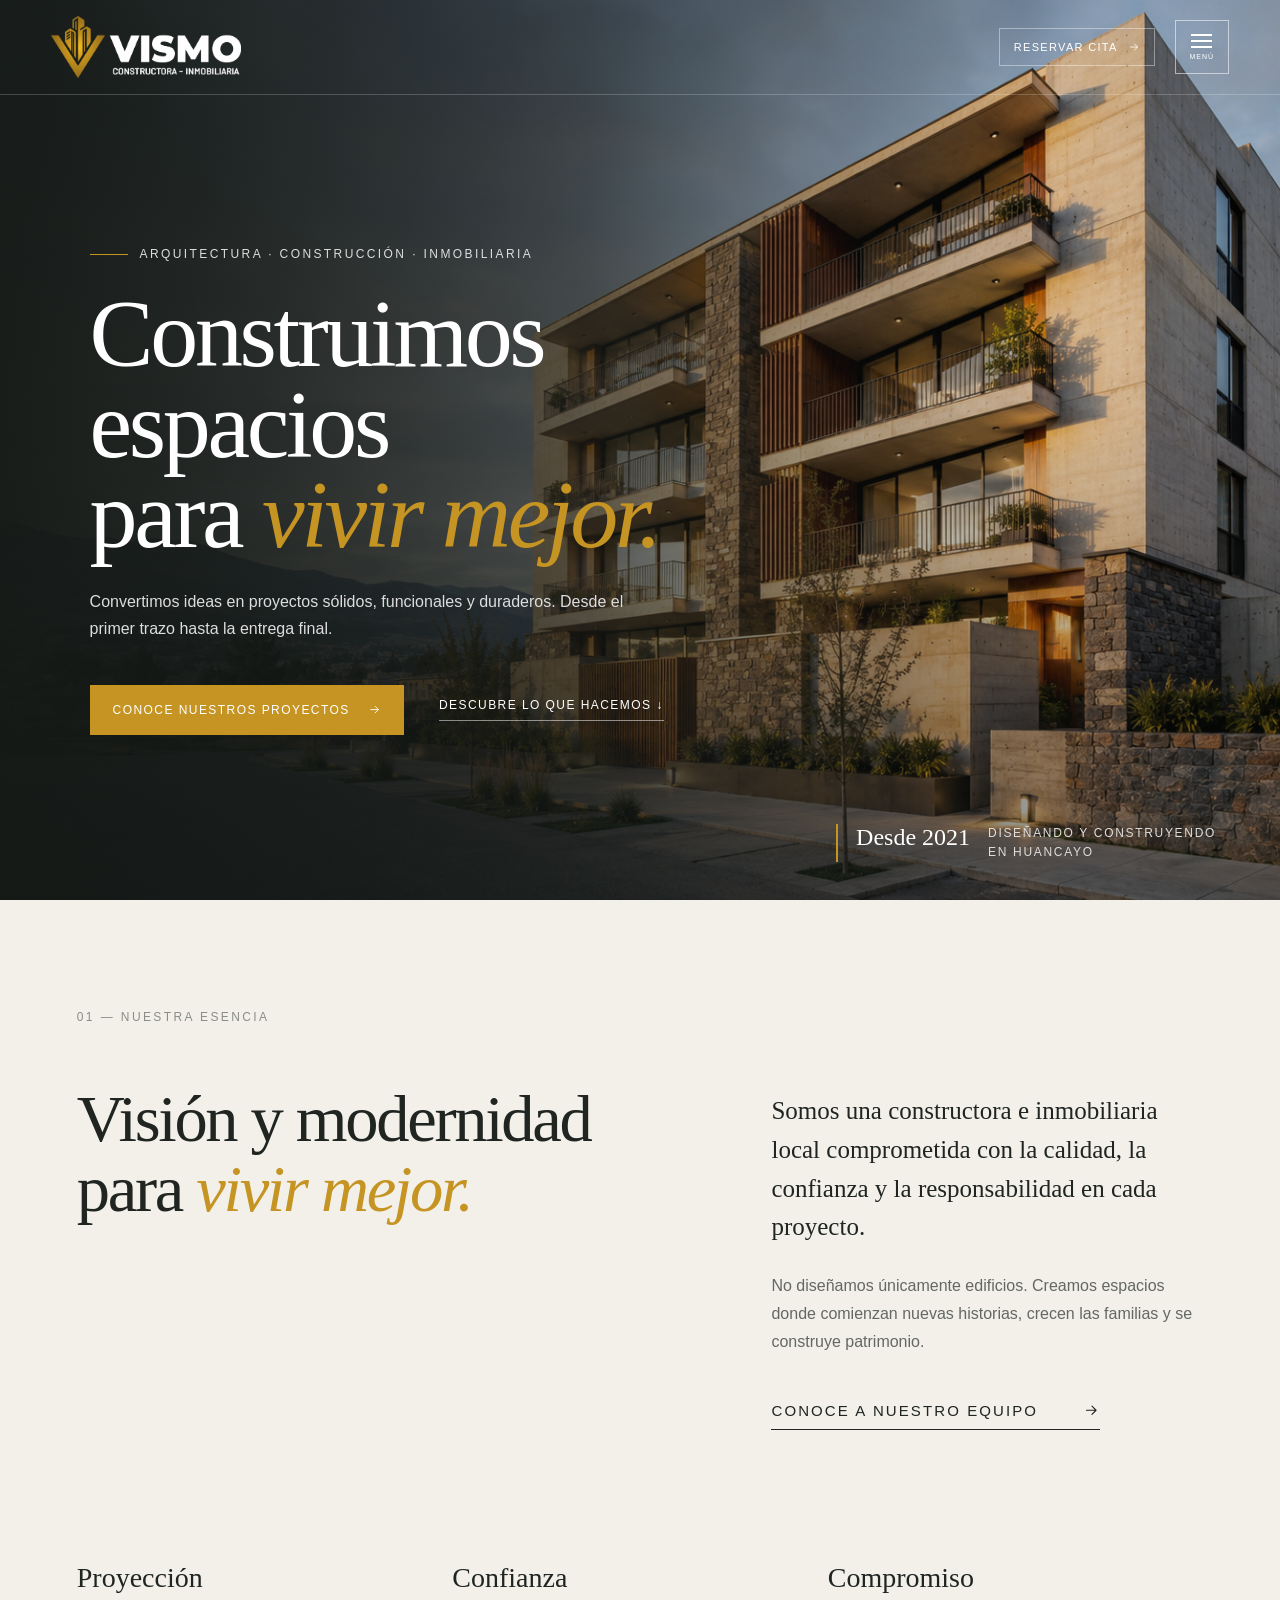
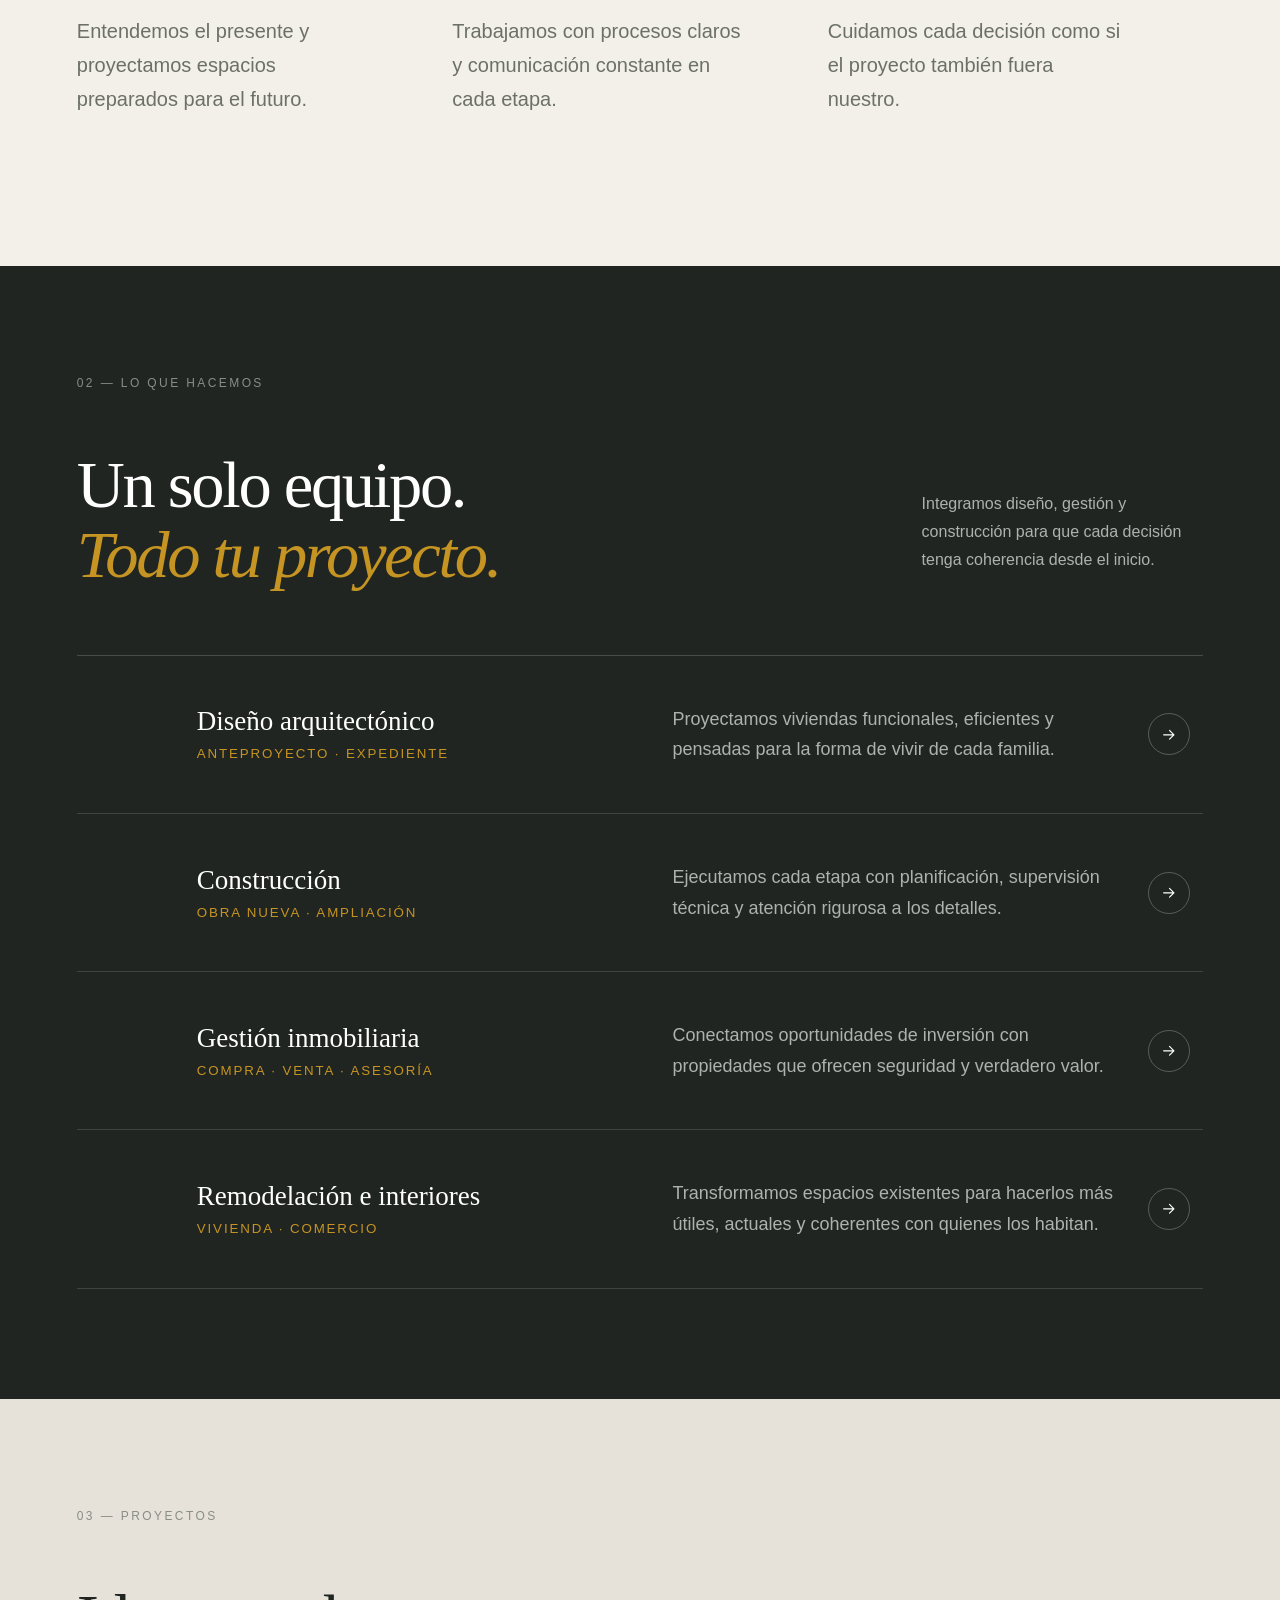
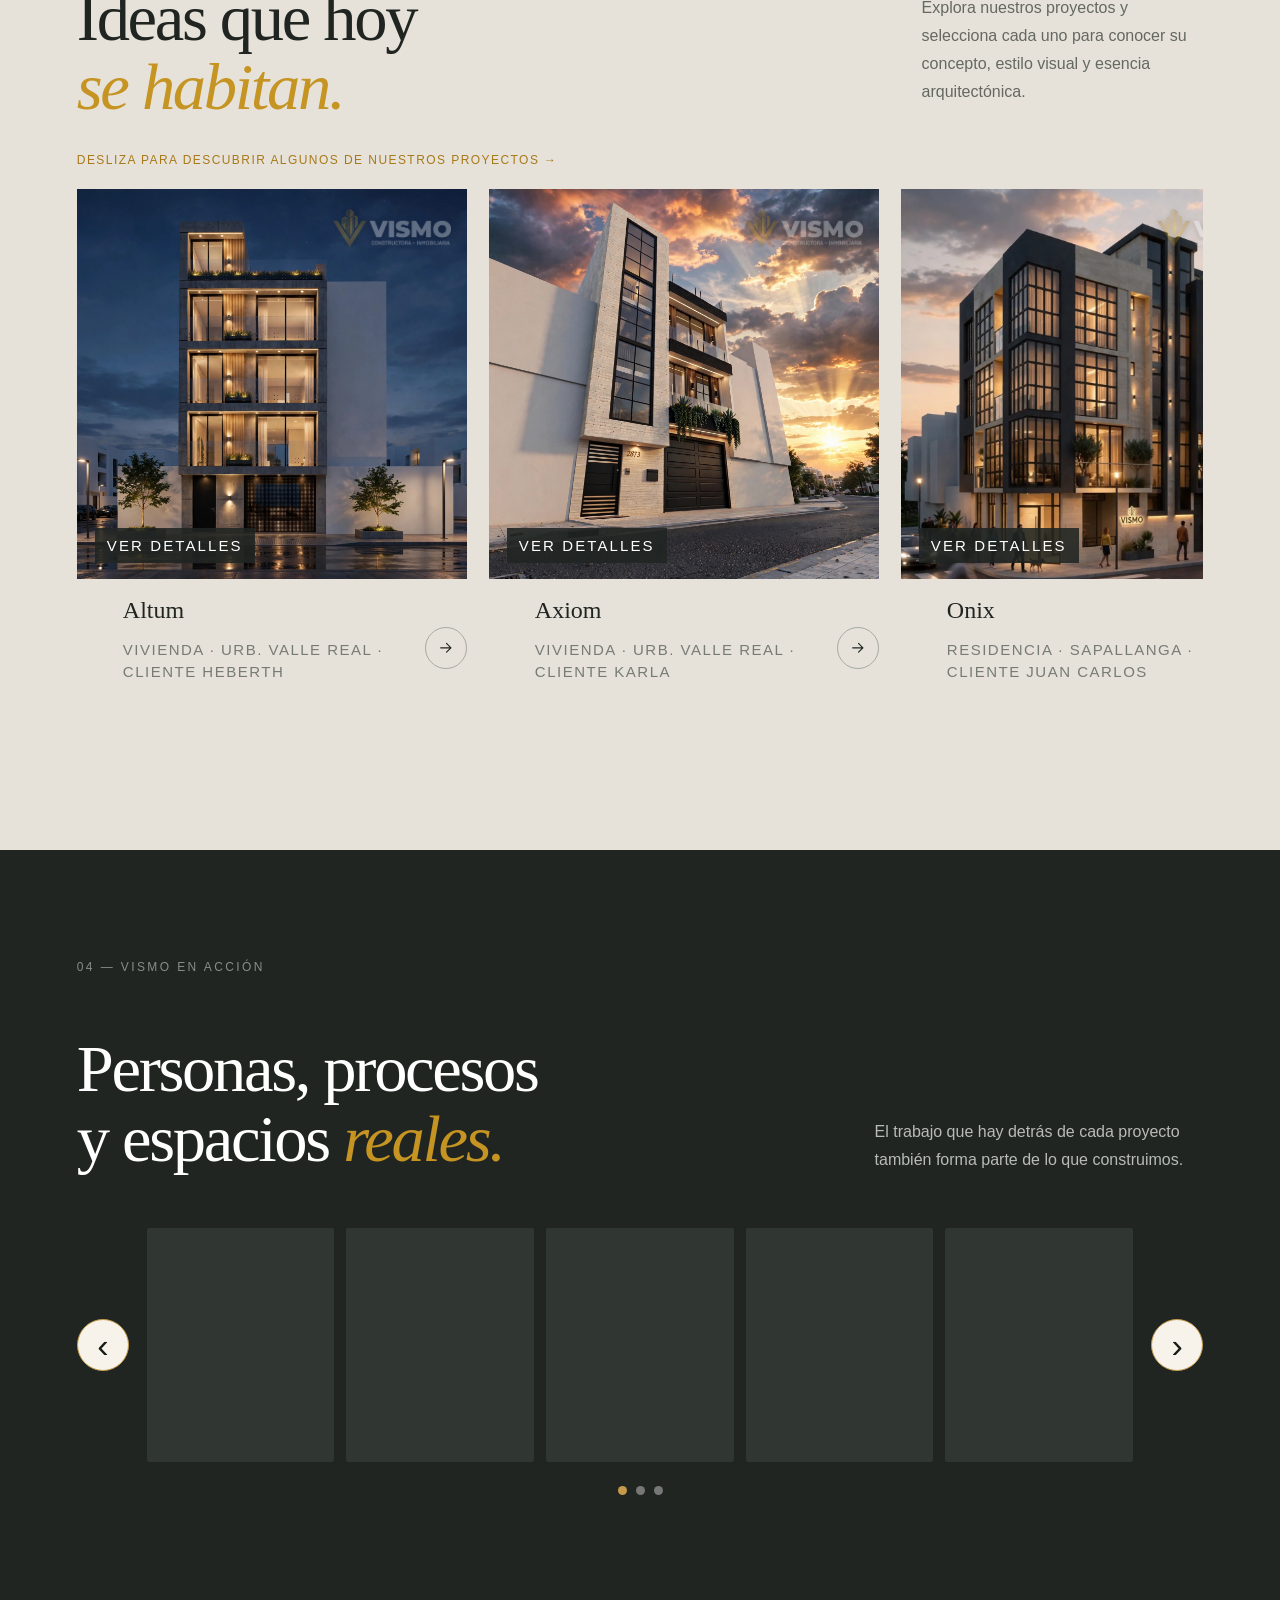
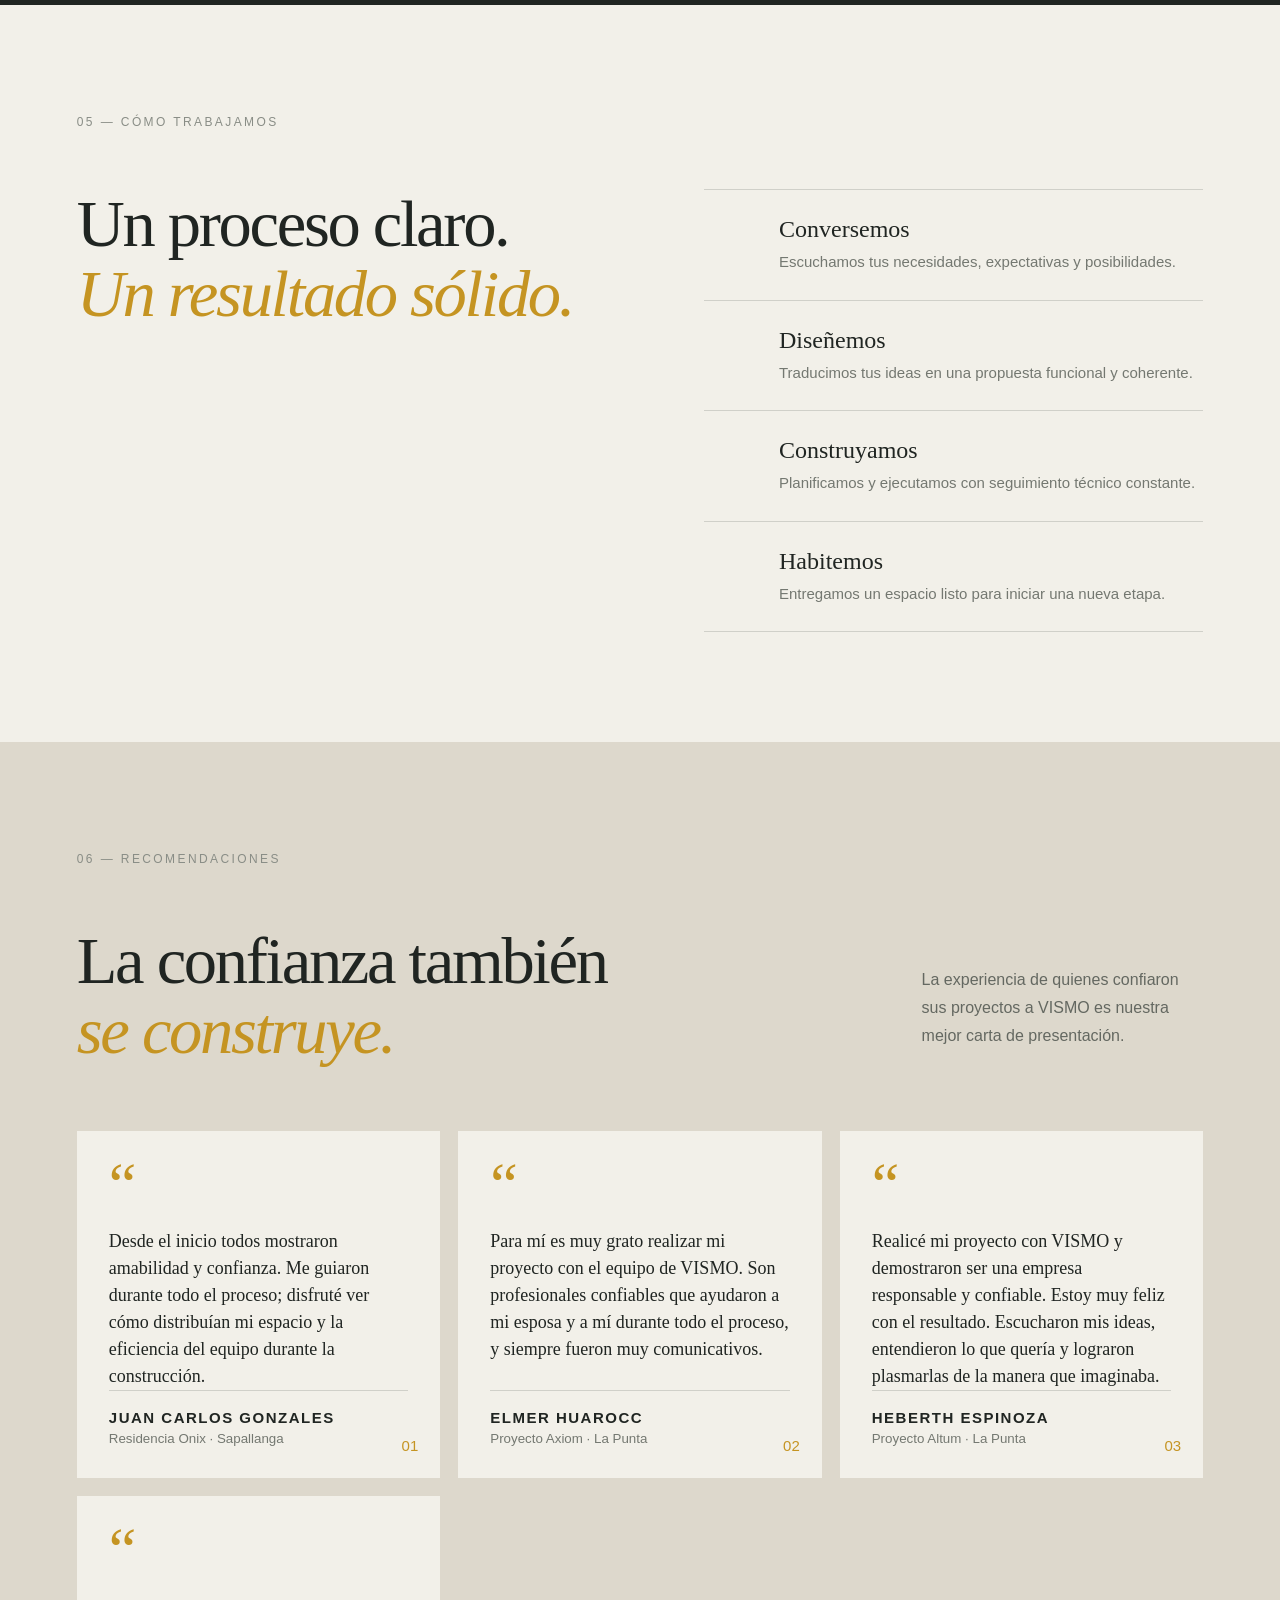
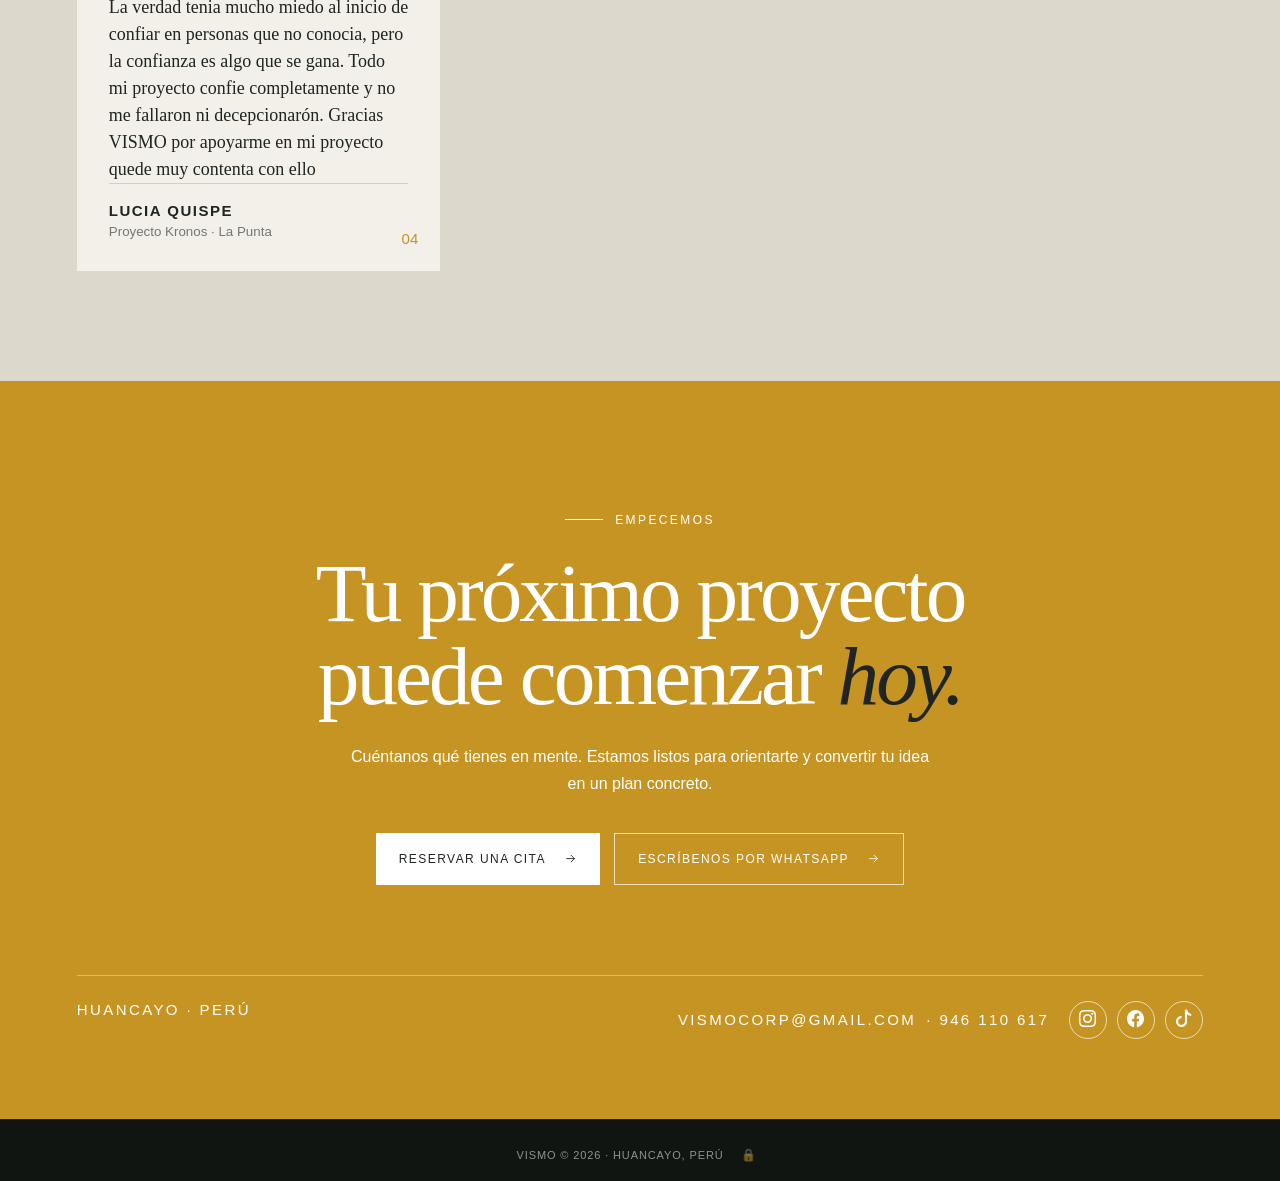
<file: index.html>
<!doctype html><html><head><meta charset="utf-8"><meta http-equiv="refresh" content="0; url=web/index.html"><title>VISMO</title>
  <link rel="icon" type="image/png" href="vismo-icon.png?v=37">
  <link rel="shortcut icon" type="image/png" href="vismo-icon.png?v=37">
</head><body><a href="web/index.html">Ingresar a VISMO</a></body></html>
</file>
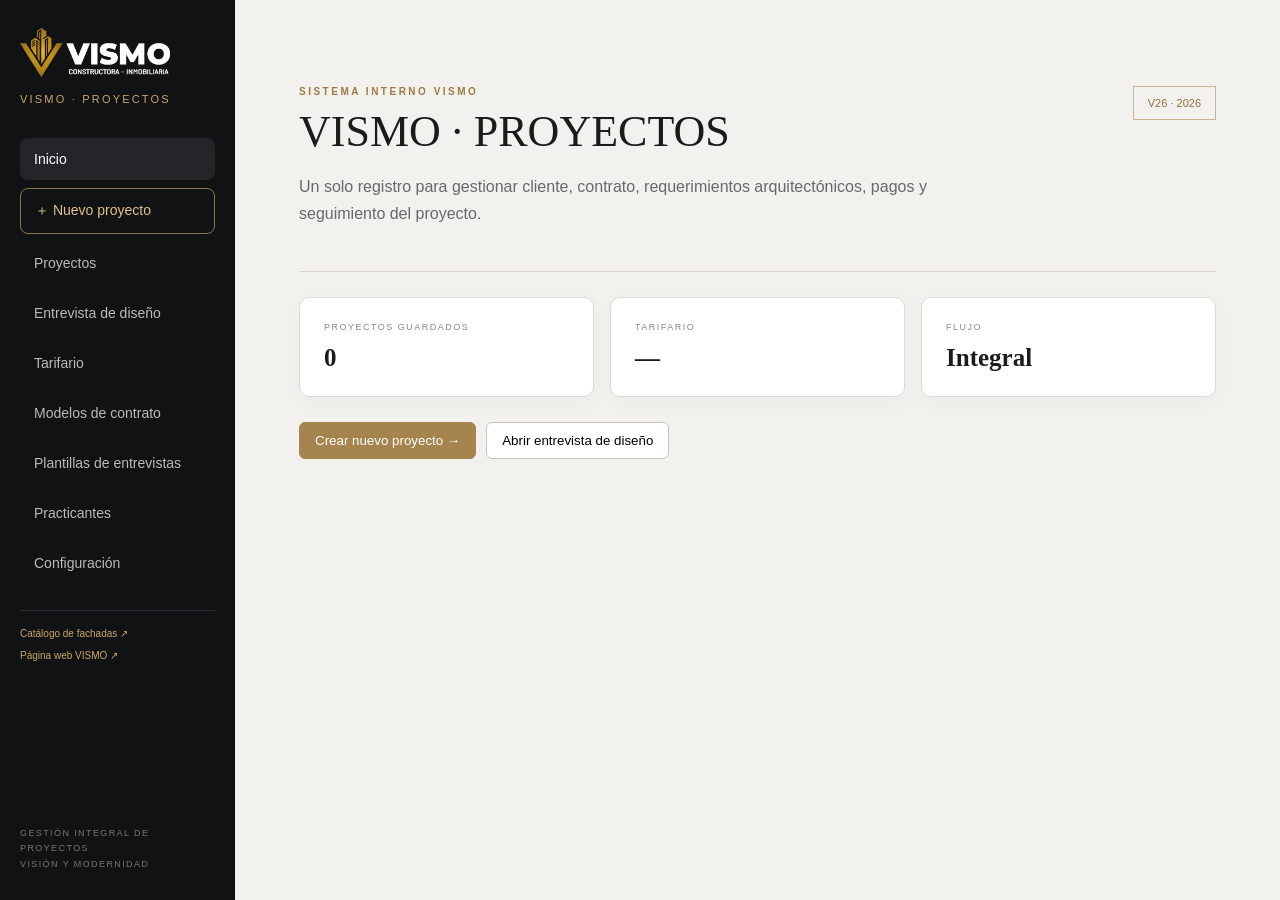
<file: proyectos/index.html>
<!doctype html><html lang="es"><head><meta charset="utf-8"><meta name="viewport" content="width=device-width,initial-scale=1"><title>VISMO · PROYECTOS</title><link rel="stylesheet" href="style.css">  <link rel="icon" type="image/png" href="../vismo-icon.png?v=37">
  <link rel="shortcut icon" type="image/png" href="../vismo-icon.png?v=37">
</head><body>
<div class="shell"><aside class="side"><img class="sideLogo" src="logo-sidebar.png"><div class="product">VISMO · PROYECTOS</div><button class="nav active" data-v="home">Inicio</button><button class="nav primaryNav" data-v="new">＋ Nuevo proyecto</button><button class="nav" data-v="projects">Proyectos</button><button class="nav" data-v="interview">Entrevista de diseño</button><button class="nav" data-v="rates">Tarifario</button><button class="nav" data-v="models">Modelos de contrato</button><button class="nav" data-v="templates">Plantillas de entrevistas</button><button class="nav" data-v="interns">Practicantes</button><button class="nav" data-v="settings">Configuración</button><div class="sideLinks"><a href="https://vismo-huancayo.github.io/Catalogo-de-fachadas/" target="_blank">Catálogo de fachadas ↗</a><a href="https://vismo-huancayo.github.io/Vismo-Constructora/" target="_blank">Página web VISMO ↗</a></div><div class="sidefoot">GESTIÓN INTEGRAL DE PROYECTOS<br>VISIÓN Y MODERNIDAD</div></aside><main class="main">
<section id="home" class="view"><div class="hero"><div><div class="eyebrow">SISTEMA INTERNO VISMO</div><h1>VISMO · PROYECTOS</h1><p class="lead">Un solo registro para gestionar cliente, contrato, requerimientos arquitectónicos, pagos y seguimiento del proyecto.</p></div><div class="badge">V26 · 2026</div></div><div class="cards"><div class="card"><small>PROYECTOS GUARDADOS</small><strong id="count">0</strong></div><div class="card"><small>TARIFARIO</small><strong id="period">—</strong></div><div class="card"><small>FLUJO</small><strong>Integral</strong></div></div><div class="homeActions"><button class="btn gold" onclick="show('new')">Crear nuevo proyecto →</button><button class="btn" onclick="show('interview')">Abrir entrevista de diseño</button></div></section>
<section id="new" class="view hidden"><div class="eyebrow">NUEVO PROYECTO</div><h1>Ficha + contrato</h1><form id="form">
<div class="panel"><h2>01 · SERVICIO</h2><div class="grid"><label>Tipo de servicio<select id="type"><option>Elaboración y diseño de planos</option><option>Licencia de edificación</option><option>Regularización de licencia</option><option>Habilitación urbana</option><option>Diseño de interiores</option><option>Construcción</option><option>Obra a todo costo</option><option>Tarrajeo</option><option>Enchapados</option><option>Otro servicio</option></select></label><label>Tipo de proyecto<select id="projectType"><option>Vivienda unifamiliar</option><option>Vivienda multifamiliar</option><option>Comercio</option><option>Oficinas</option><option>Uso mixto</option><option>Otro</option></select></label><label id="customServiceWrap">Nombre del contrato / servicio <small>(editable)</small><input id="customServiceName" placeholder="Ej. Construcción a todo costo, remodelación integral, tarrajeo..."></label><label id="otherProjectWrap" style="display:none">Especificar tipo de proyecto<input id="otherProjectType" placeholder="Ej. Vivienda de campo, local comercial..."></label></div></div>
<div class="panel"><h2>02 · CONTRATANTE Y PREDIO</h2><div class="grid"><label>Nombre completo<input id="client" required></label><label>DNI / RUC<input id="dni"></label><label>Celular / WhatsApp<input id="phone"></label><label>Correo electrónico<input id="email" type="email"></label><label>Estado civil<select id="civilStatus"><option>Soltero(a)</option><option>Casado(a)</option><option>Conviviente</option><option>Divorciado(a)</option><option>Viudo(a)</option></select></label><div id="projectSpouse" class="spouseFields"><label>Nombre del cónyuge / esposo(a)<input id="spouseName"></label><label>DNI / CE del cónyuge<input id="spouseDni"></label><label>Teléfono del cónyuge<input id="spousePhone"></label><label>Correo del cónyuge<input id="spouseEmail" type="email"></label></div><label>Domicilio del contratante<input id="address"></label><label>Ubicación del proyecto / predio<input id="site"></label><label>Área de terreno (m²)<input id="landArea" type="number" step=".01"></label><label>Área de intervención / construida (m²)<input id="area" type="number" step=".01"></label><label>Número de niveles<input id="levels" type="number" min="1" value="1"></label><label>Número de frentes<select id="fronts"><option>1</option><option>2</option><option>3</option><option>4</option><option>5</option><option>6</option><option>7</option><option>8</option></select></label><label>Croquis / imagen del terreno (opcional)<input id="projectTerrainImage" type="file" accept="image/*"></label><div id="projectTerrainPreview"></div><label>Fecha del contrato<input id="start" type="date"></label></div></div>
<div class="panel"><h2>03 · CONFIGURACIÓN DEL SERVICIO</h2><div id="serviceConfig" class="grid"></div><h3 class="sub">Alcance técnico</h3><div id="scope" class="checks"></div><button type="button" class="btn" id="addScope">＋ Agregar ítem al alcance</button><label>Alcances / observaciones adicionales<textarea id="notes" rows="3"></textarea></label></div>
<div class="panel"><h2>04 · PLAZOS Y MUNICIPALIDAD</h2><div class="grid"><label>Días hábiles · Arquitectura<input id="architectureDays" type="number" min="1" value="15"></label><label>Días hábiles · demás especialidades<input id="specialtyDays" type="number" min="1" value="27"></label><label>Plazo municipal para subsanar<input value="15 días hábiles" readonly></label><label>Plazo del cliente para entregar documentos<input id="clientDocsDays" value="5 días hábiles"></label><label>Medio de comunicación contractual<select id="communication"><option>WhatsApp y correo electrónico</option><option>WhatsApp</option><option>Correo electrónico</option></select></label></div><div class="notice"><b>Importante:</b> el tiempo que la Municipalidad utilice para revisar y evaluar el expediente depende de dicha entidad y no se considera retraso de VISMO.</div></div>
<div class="panel" id="workBudgetPanel" style="display:none"><h2>05 · PRESUPUESTO DE OBRA</h2><p class="hint">Agrega las partidas necesarias. Sirve para mano de obra o todo costo.</p><div id="budgetRows"></div><button type="button" class="btn" id="addBudgetRow">＋ Agregar partida</button></div><div class="panel"><h2>05 · MONTO</h2><div class="grid"><label>Tarifa referencial<select id="rate"></select></label><label id="unitPriceLabel">Precio unitario S/<input id="unitPrice" type="number" step=".01"></label><label>Monto calculado S/<input id="calculated" readonly></label><label>Monto contractual S/<input id="amount" type="number" step=".01"></label><label>IGV<select id="igv"><option>No incluido</option><option>Incluido</option><option>Agregar 18%</option></select></label><label>¿Incluye pagos administrativos municipales?<select id="municipalFees"><option>No</option><option>Sí</option></select></label></div></div>
<div class="panel"><h2>06 · FORMA DE PAGO</h2><div id="payments"></div><button type="button" class="btn" id="suggest">Calcular pagos sugeridos</button> <button type="button" class="btn" id="addPay">＋ Pago</button><p id="payCheck" class="hint"></p></div>
<div class="panel rules"><h2>07 · CONDICIONES IMPORTANTES</h2><div class="rule"><b>Arquitectura:</b> máximo 3 reuniones; la tercera constituye la aprobación definitiva.</div><div class="rule"><b>Cambios después de aprobar arquitectura:</b> 20% adicional del monto total y ampliación del plazo.</div><div class="rule"><b>Archivo interno VISMO:</b> 30 días calendario sin regularizar → archivo; reactivación 20% adicional.</div><div class="rule"><b>Archivo municipal atribuible al propietario:</b> nuevo ingreso + nuevo pago administrativo municipal + S/ 1,000 si VISMO realiza el nuevo seguimiento.</div></div>
<div id="interviewPrompt" class="panel accent"><h2>08 · REQUERIMIENTOS DE DISEÑO</h2><p>Para Diseño de Planos y Licencia de Edificación puedes completar la entrevista arquitectónica con los mismos datos del proyecto.</p><button type="button" class="btn gold" id="goInterview">Completar entrevista de diseño →</button></div>
<div class="panel"><h2>09 · CLÁUSULAS ADICIONALES</h2><p class="hint">Úsalo para condiciones particulares acordadas con un cliente. Se insertarán antes de CONFORMIDAD y la numeración se actualizará automáticamente.</p><div id="customClauses"></div><button type="button" class="btn" id="addClause">＋ Agregar cláusula adicional</button></div>
<div class="actions"><button type="button" class="btn" id="previewBtn">Vista previa del contrato</button><button class="btn gold">Guardar proyecto</button></div></form></section>
<section id="models" class="view hidden"><div class="eyebrow">BIBLIOTECA VISMO</div><h1>Modelos de contrato</h1><p class="lead">Crea contratos reutilizables para planos, construcción, tarrajeo, enchapados u otros servicios. Usa campos como {CLIENTE}, {DNI}, {UBICACION}, {AREA_M2}, {MONTO_TOTAL}, {FECHA}.</p><div class="panel"><div class="grid"><label>Nombre del modelo<input id="modelName" placeholder="Ej. Tarrajeo · Mano de obra"></label><label>Tipo de servicio<input id="modelType" placeholder="Tarrajeo, Construcción..."></label></div><label>Contenido del contrato<textarea id="modelBody" rows="14" placeholder="Escribe aquí el contrato completo y coloca campos variables entre llaves..."></textarea></label><div class="actions"><button class="btn gold" type="button" id="saveModel">Guardar modelo</button></div></div><div id="modelList"></div></section>
<section id="templates" class="view hidden"><div class="eyebrow">ENTREVISTAS VISMO</div><h1>Plantillas de entrevistas</h1><p class="lead">Crea entrevistas para arquitectura, interiores, remodelación u otros servicios. Cada entrevista enviada conserva una copia de su plantilla.</p><div class="panel"><div class="grid"><label>Nombre de la plantilla<input id="tplTitle" placeholder="Ej. Diseño de interiores"></label><label>Descripción<input id="tplDesc" placeholder="Breve indicación para el cliente"></label></div><div id="tplQuestions"></div><button class="btn" id="tplAddQuestion" type="button">＋ Agregar pregunta</button><button class="btn gold" id="tplSave" type="button">Guardar plantilla</button><button class="btn" id="tplCancel" type="button" style="display:none">Cancelar edición</button></div><div id="tplList"></div></section>
<section id="interns" class="view hidden"><div class="eyebrow">GESTIÓN VISMO</div><h1>Practicantes</h1><p class="lead">Registra practicantes y genera constancias preprofesionales con los datos de la empresa y del supervisor.</p><div class="panel"><div class="grid"><label>Nombre completo<input id="internName"></label><label>DNI / CE<input id="internDni"></label><label>Carrera / Escuela profesional<input id="internCareer"></label><label>Facultad<input id="internFaculty"></label><label>Universidad / Instituto<input id="internSchool"></label><label>Fecha de inicio<input id="internStart" type="date"></label><label>Fecha de término<input id="internEnd" type="date"></label><label>Total de horas<input id="internHours" type="number"></label><label>Supervisor<select id="internSupervisor"></select></label></div><div class="actions"><button class="btn gold" id="internSave" type="button">Guardar practicante</button><button class="btn" id="internCertificate" type="button">Generar constancia</button><button class="btn gold" id="internPrint" type="button">Imprimir constancia</button></div></div><div id="internList"></div></section>
<section id="settings" class="view hidden"><div class="eyebrow">CONFIGURACIÓN</div><h1>Datos generales</h1><div class="panel"><h2>Datos de la empresa</h2><p class="hint">Los contratos y constancias nuevas tomarán estos datos. Los documentos ya guardados no se modifican.</p><div class="grid"><label>Razón social<input id="companyLegal"></label><label>Nombre comercial<input id="companyTrade"></label><label>RUC<input id="companyRuc"></label><label>Domicilio<input id="companyAddress"></label><label>Representante<input id="companyRep"></label><label>DNI del representante<input id="companyRepDni"></label></div><button class="btn gold" id="companySave" type="button">Guardar datos</button></div><div class="panel"><h2>Profesionales VISMO</h2><div class="grid"><label>Profesión / prefijo<input id="proPrefix" placeholder="Arq., Ing., etc."></label><label>Nombre completo<input id="proName"></label><label>DNI<input id="proDni"></label><label>Tipo de colegiatura<select id="proCollegeType"><option>CAP</option><option>CIP</option><option>Otro</option></select></label><label>N.° de colegiatura<input id="proCollege" placeholder="Ej. 32422"></label><label>Cargo / rango<input id="proRole"></label></div><button class="btn" id="proAdd" type="button">＋ Agregar profesional</button><button class="btn gold" id="proUpdate" type="button" style="display:none">Guardar cambios</button><button class="btn" id="proCancel" type="button" style="display:none">Cancelar edición</button><div id="proList"></div></div><div class="panel"><h2>Copias de seguridad</h2><p class="hint">Aquí se concentrará la importación y exportación general del sistema.</p><button class="btn" type="button" onclick="document.getElementById('exportAll').click()">Exportar respaldo general</button></div></section>
<section id="projects" class="view hidden"><div class="eyebrow">PROYECTOS VISMO</div><h1>Expedientes de proyectos</h1><p class="lead">Abre un proyecto para controlar su avance, requisitos, contrato y trámite.</p><div class="toolbar"><label class="importBtn">Importar respaldo<input id="importFile" type="file" accept="application/json" hidden></label><button class="btn" id="exportAll">Exportar respaldo general</button></div><div id="projectList"></div></section>
<section id="interview" class="view hidden"><div class="eyebrow">MODO CLIENTE / VISMO</div><h1>Entrevista de diseño</h1><p class="lead">Cuéntanos cómo imaginas tus espacios. No necesitas decidir dónde irá cada ambiente; VISMO evaluará la distribución más adecuada.</p>
<div class="notice clientNotice"><b>Antes de comenzar:</b> puedes pedir todos los ambientes que necesites, pero a mayor cantidad de espacios el área disponible deberá repartirse entre más ambientes y algunos podrían ser más reducidos. La solución final dependerá del tamaño, forma, ubicación y cantidad de frentes del terreno. Para cumplir las condiciones de iluminación y ventilación podrían requerirse patios o ductos.</div>
<div class="panel"><h2>01 · DATOS GENERALES</h2><div class="grid"><label>Cliente<input id="iClient"></label><label>Proyecto / ubicación<input id="iSite"></label><label>Área del terreno (m²)<input id="iArea" type="number"></label><label>Número de pisos<input id="iLevels" type="number" min="1" value="1"></label><label>Número de frentes<select id="iFronts"><option>1</option><option>2</option><option>3</option><option>4</option></select></label><label>Personas que vivirán en la vivienda<input id="people" type="number" min="1"></label><label>Vehículos<input id="vehicles" type="number" min="0"></label><label>Mascotas<input id="pets" placeholder="Ej. 1 perro"></label></div></div>
<div class="panel"><h2>CONFIGURAR AMBIENTES</h2><p class="hint">Personaliza los espacios que aparecerán en la entrevista. Puedes agregar, renombrar o quitar ambientes.</p><div id="roomTemplateList" class="checks"></div><div class="grid"><label>Nuevo ambiente<input id="newRoomTemplate" placeholder="Ej. Sala familiar, despensa, cuarto de juegos..."></label></div><button class="btn" id="addRoomTemplate" type="button">＋ Agregar ambiente</button> <button class="btn" id="resetRoomTemplates" type="button">Restaurar lista inicial</button></div>
<div class="panel"><h2>02 · REQUERIMIENTOS POR PISO</h2><p class="hint">Agrega ambientes. Marca cuáles son necesarios y cuáles serían deseables si el área lo permite.</p><div id="floors"></div><button class="btn" id="addFloor" type="button">＋ Agregar piso</button></div>
<div class="panel"><h2>03 · PREFERENCIAS</h2><div class="grid"><label>Prioridad 1<input id="priority1" placeholder="Ej. Cocina amplia"></label><label>Prioridad 2<input id="priority2"></label><label>Prioridad 3<input id="priority3"></label><label>Estilo / sensaciones deseadas<input id="stylePref" placeholder="Moderno, cálido, mucha luz..."></label><label>Código de fachada VISMO que te gustó<input id="facadeCode" placeholder="Ej. VISMO 18"></label><label>Otra referencia / enlace<input id="reference" placeholder="Pinterest, Instagram, etc."></label></div><div class="linkCards"><a href="https://vismo-huancayo.github.io/Catalogo-de-fachadas/" target="_blank"><b>Catálogo de Fachadas VISMO</b><span>Explora propuestas y anota tu código favorito →</span></a><a href="https://vismo-huancayo.github.io/Vismo-Constructora/" target="_blank"><b>Conoce VISMO</b><span>Proyectos y servicios →</span></a></div></div>
<div class="panel"><h2>04 · RESUMEN Y DIAGRAMA FUNCIONAL</h2><div id="designWarnings"></div><div id="diagram"></div><div class="actions"><button class="btn" id="refreshDiagram" type="button">Actualizar diagrama</button><button class="btn gold" id="saveInterview" type="button">Guardar entrevista</button><button class="btn" id="exportInterview" type="button">Exportar ficha</button></div></div></section>
<section id="rates" class="view hidden"><div class="eyebrow">CONFIGURACIÓN</div><h1>Tarifario mensual</h1><div class="panel"><label>Periodo<input id="ratePeriod"></label><div id="rateRows"></div><button class="btn" id="addRate">＋ Agregar tarifa</button> <button class="btn gold" id="saveRates">Guardar</button><p class="hint">Usa “global” para precios fijos y “m²” para tarifas que deban multiplicarse por el área. El precio queda congelado en cada proyecto guardado.</p></div></section></main></div>
<div id="roomModal" class="modal hidden"><div class="miniModal"><button class="close" id="roomClose">×</button><h2 id="roomTitle">Detalle del ambiente</h2><div id="roomFields"></div><button class="btn gold" id="roomSave">Guardar ambiente</button></div></div>
<div id="timelineModal" class="modal hidden"><div class="paper timelinePaper"><button class="close" id="timelineClose">×</button><div id="timelineContent"></div><div class="previewActions"><button class="btn" id="timelineCloseBottom">Cerrar</button></div></div></div>
<div id="modal" class="modal hidden"><div class="paper"><button class="close" id="close">×</button><div id="preview"></div><div class="previewActions"><button class="btn" id="closeBottom">Cerrar</button><button class="btn gold" onclick="window.print()">Imprimir / Guardar PDF</button></div></div></div><script src="app.js"></script><script src="interview-fix.js"></script><script src="modelos-fix.js"></script><script src="v20-extras.js"></script><script src="v21-extras.js"></script><script src="v22-extras.js"></script><script src="v23-extras.js"></script><script src="v24-extras.js"></script><script src="v26-extras.js"></script></body></html>
</file>
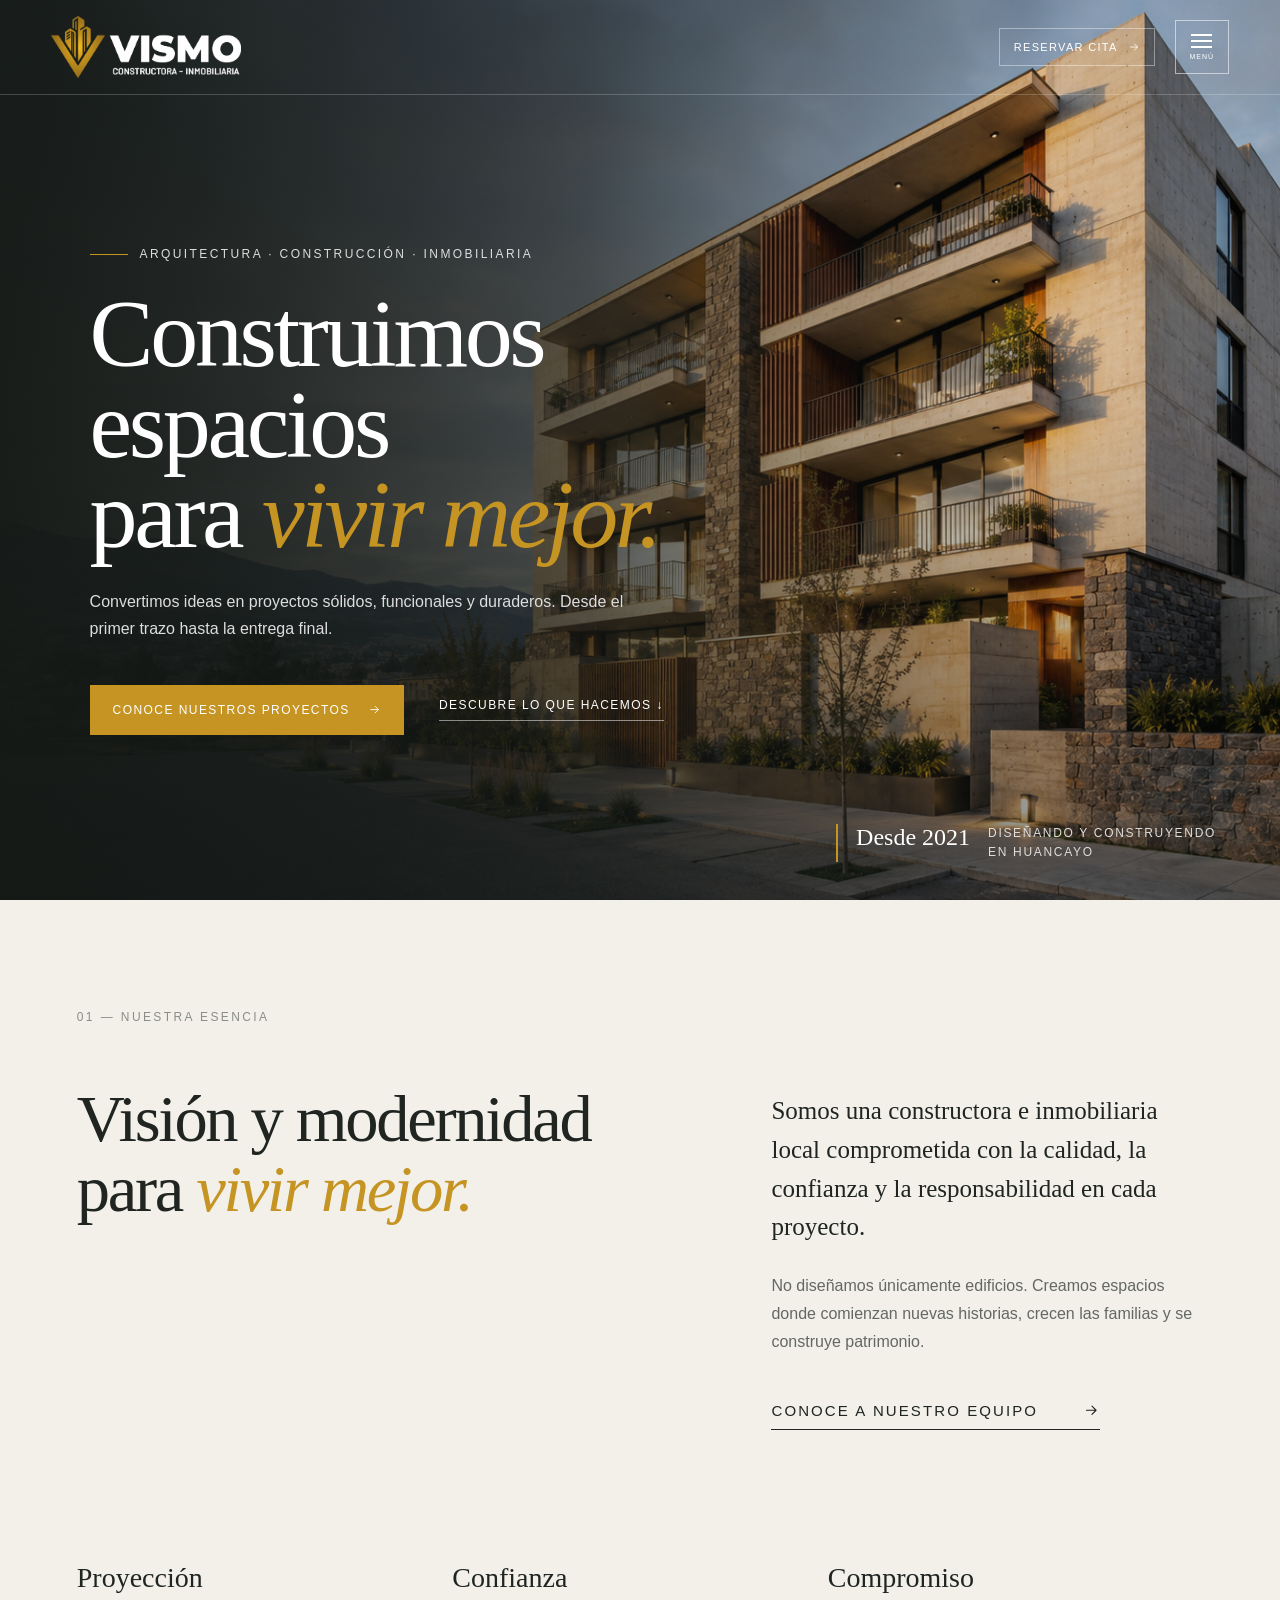
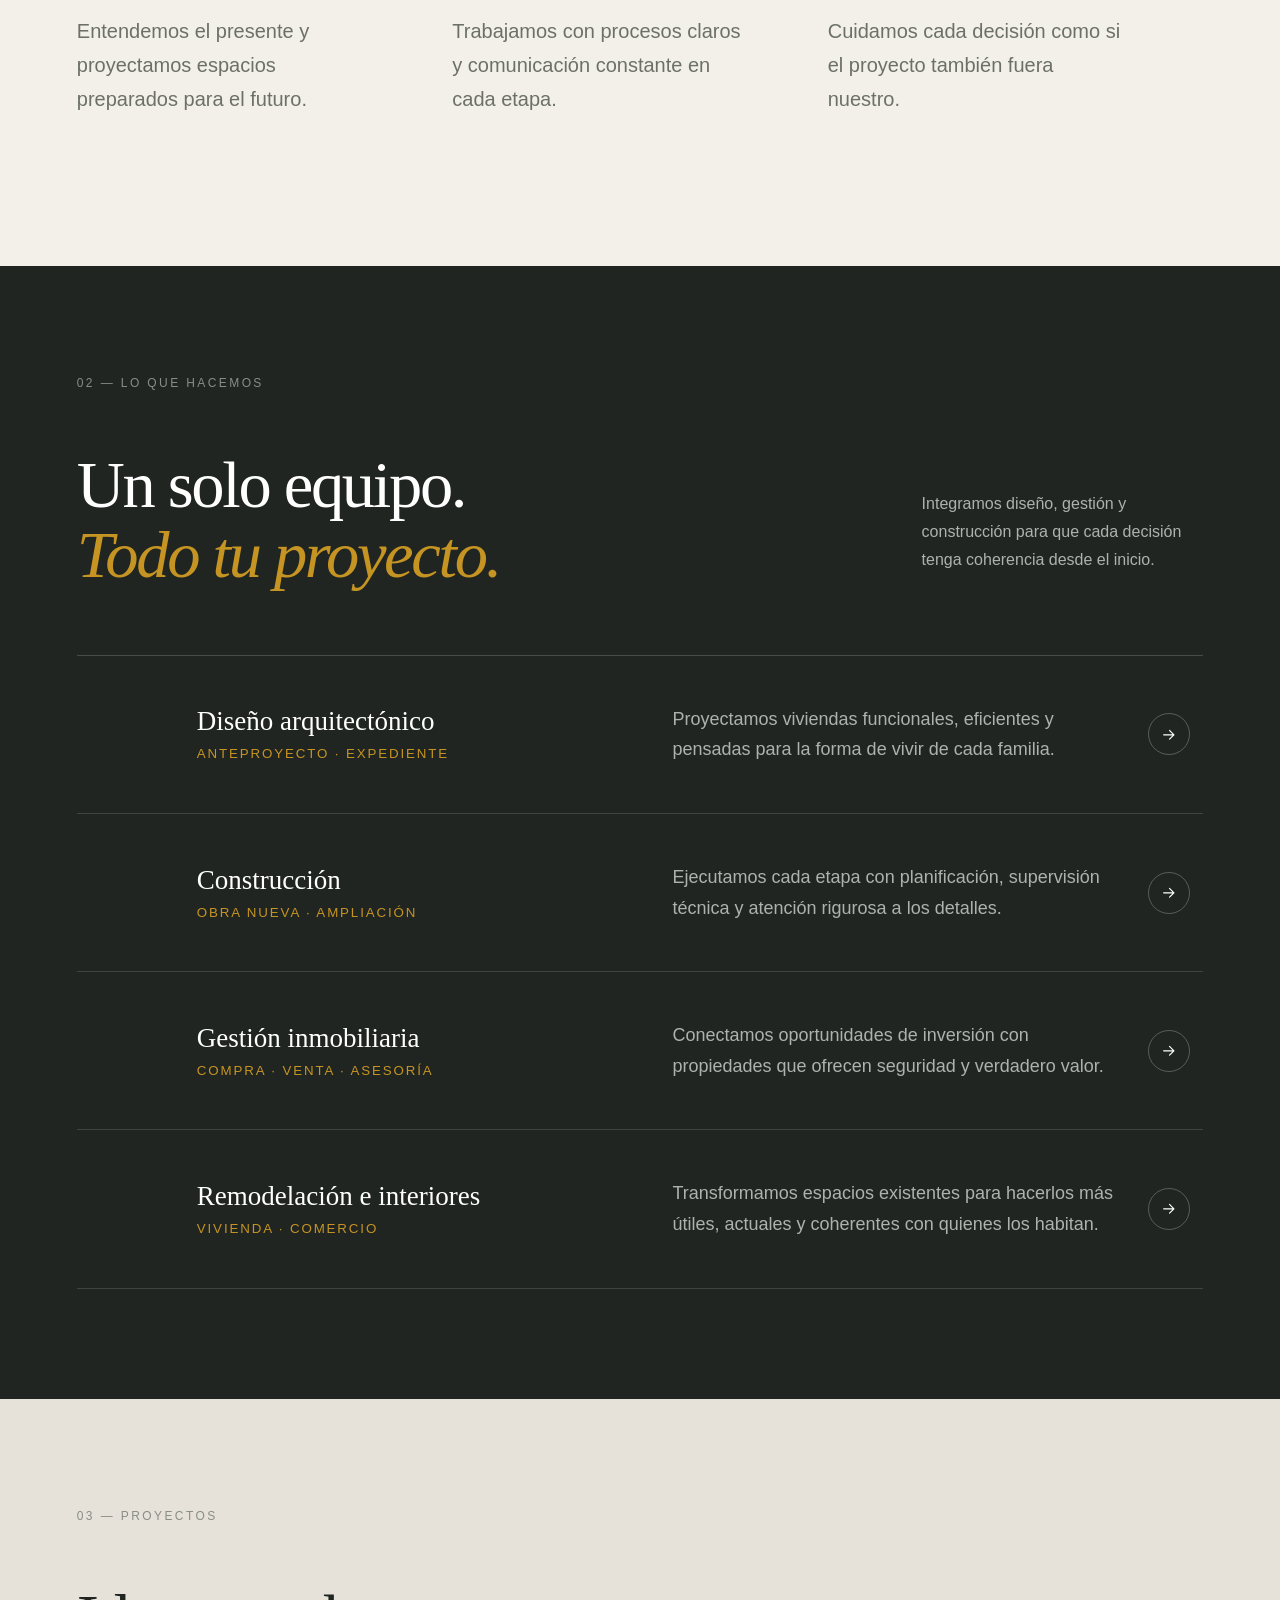
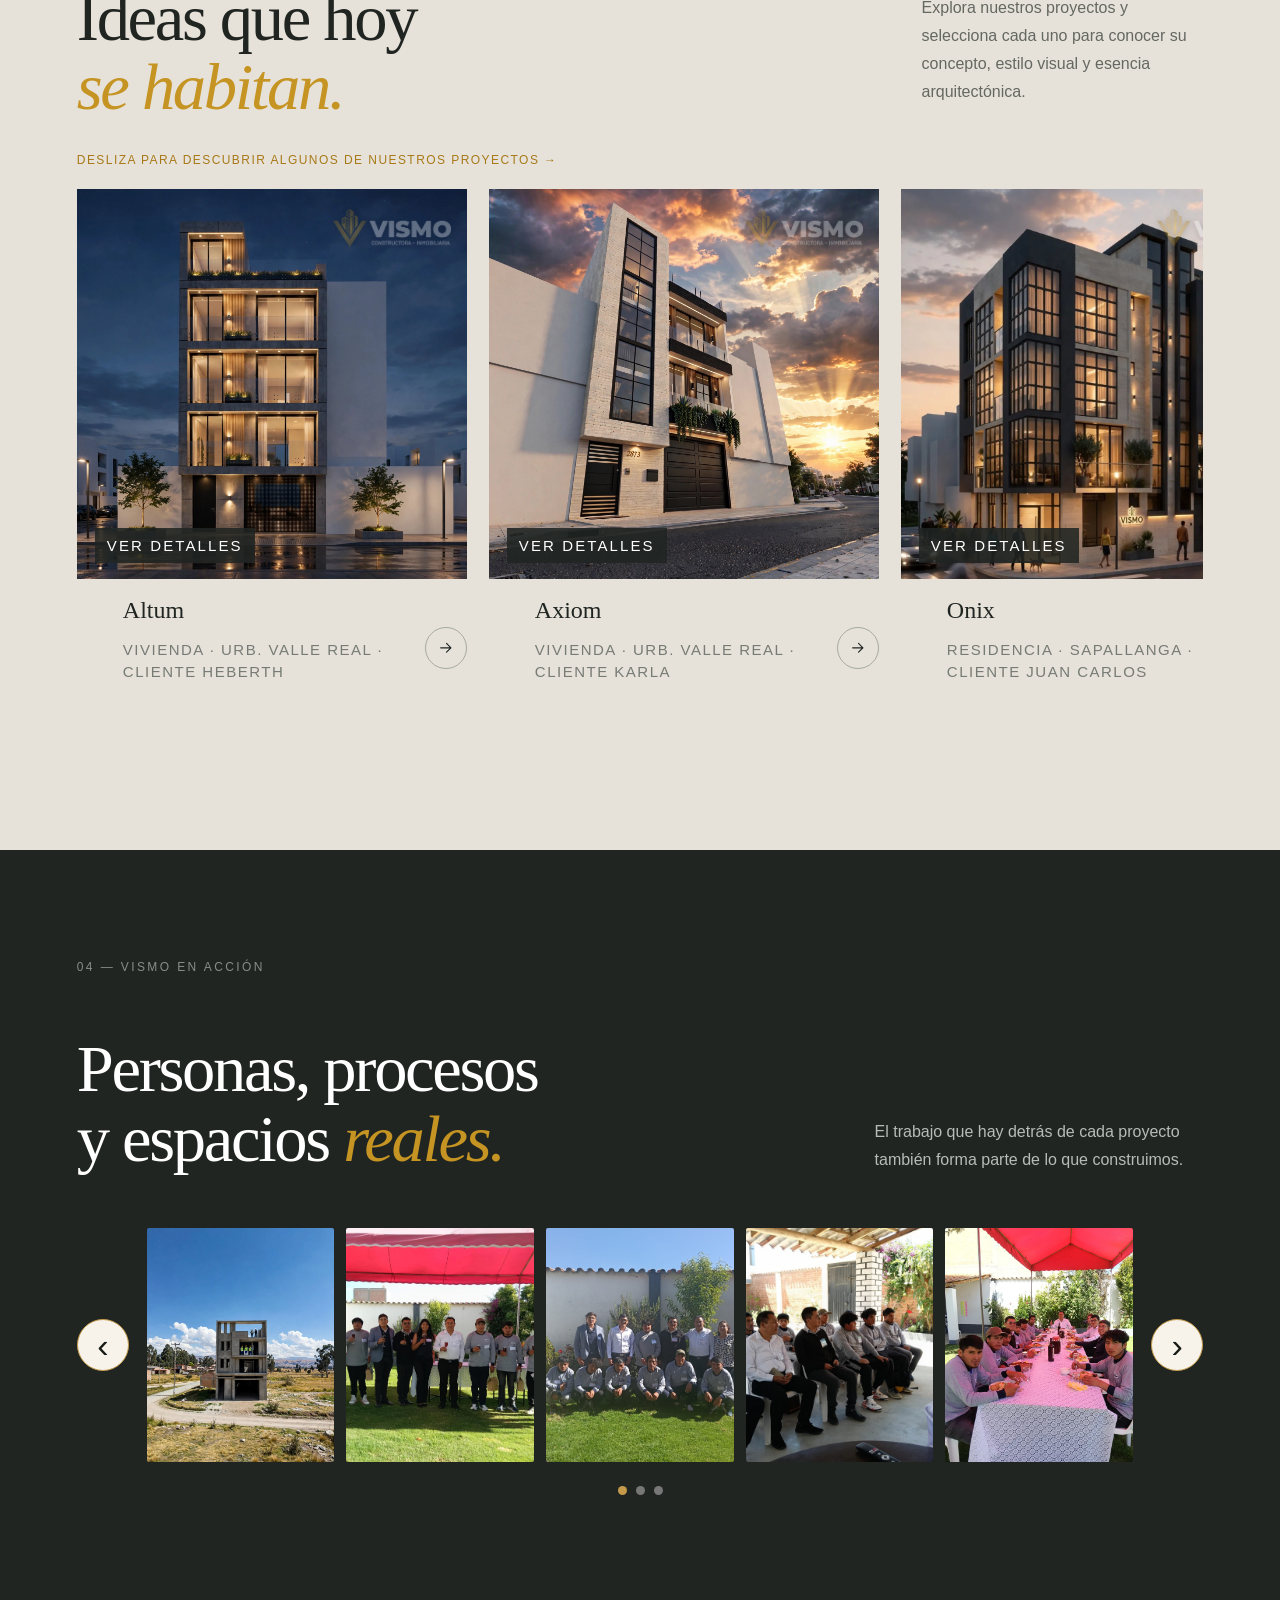
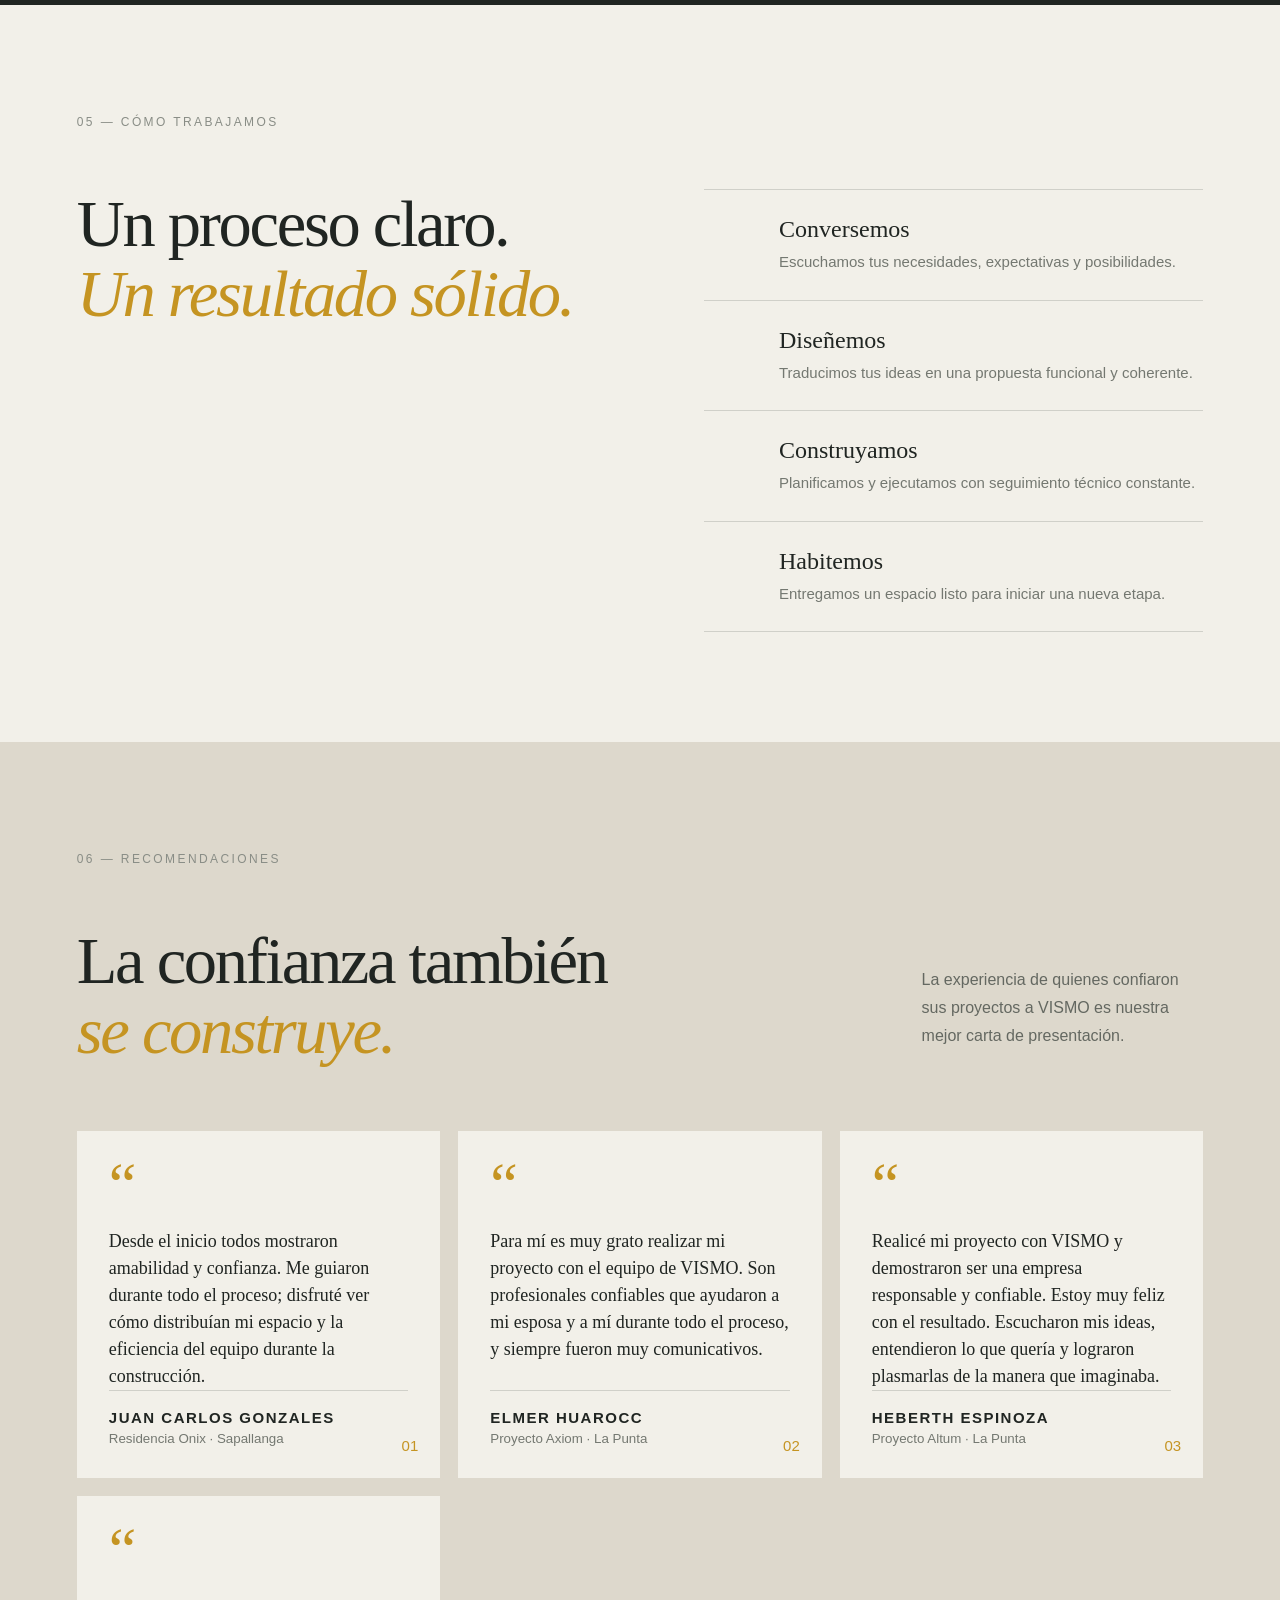
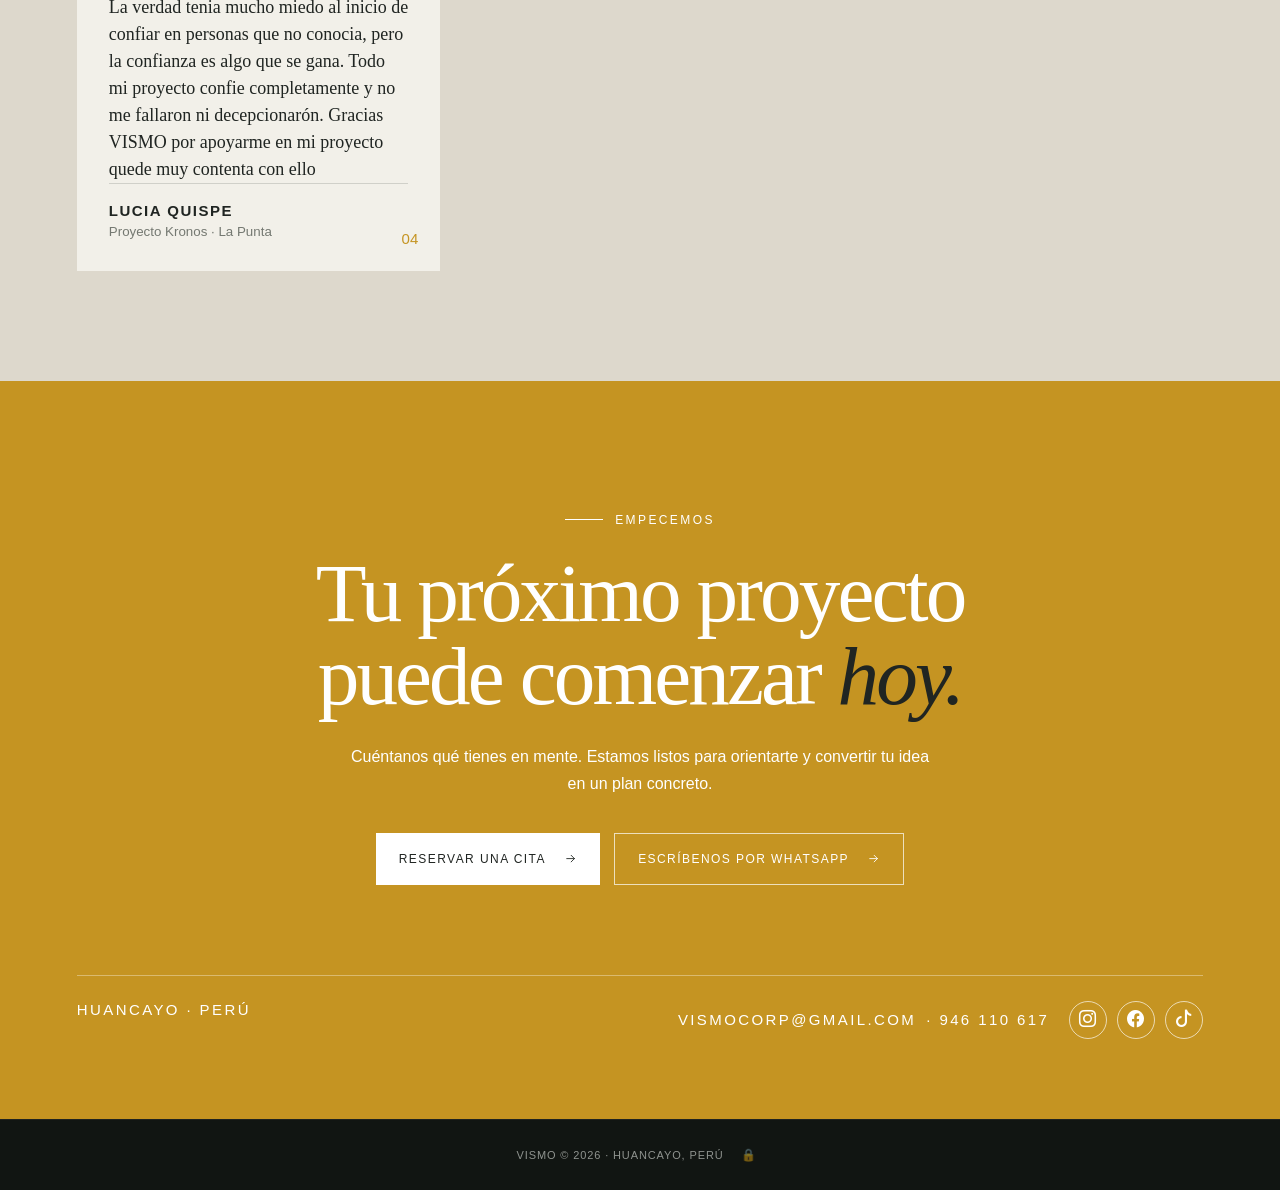
<file: web/index.html>
<!DOCTYPE html>
<html lang="es">
<head>
  <meta charset="UTF-8">
  <meta name="viewport" content="width=device-width, initial-scale=1.0">
  <meta name="description" content="VISMO Constructora e Inmobiliaria en Huancayo, Perú.">
  <title>VISMO | Constructora e Inmobiliaria</title>

<link rel="stylesheet" href="styles.css">
  <link
  rel="stylesheet"
  href="https://cdn.jsdelivr.net/npm/bootstrap-icons@1.11.3/font/bootstrap-icons.min.css"
>
  <link rel="icon" type="image/png" href="../vismo-icon.png?v=37">
  <link rel="shortcut icon" type="image/png" href="../vismo-icon.png?v=37">
</head>
<body>
  <!-- ICONO DE FLECHA: se reutiliza en todos los botones -->
  <svg class="svg-defs" aria-hidden="true">
    <symbol id="flecha" viewBox="0 0 24 24"><path d="M5 12h14M13 6l6 6-6 6"/></symbol>
  </svg>

  <header class="header">
    <a class="brand" href="#inicio"><img src="imagenes/logo-vismo-blanco.png" alt="VISMO"></a>
<button class="menu-button" aria-label="Abrir menú"  aria-expanded="false"> 
  <span class="menu-lines">
    <span></span>
    <span></span>
    <span></span>
  </span>

  <span class="menu-label">MENÚ</span>
</button>
    <nav>
      <a href="#nosotros">Nosotros</a>
      <a href="#servicios">Servicios</a>
      <a href="#proyectos">Proyectos</a>
      <a href="#recomendaciones">Recomendaciones</a>
      <a href="../catalogo/index.html">Catálogo</a>
      <a href="../entrevista.html">Diseña con nosotros</a>
    </nav>
    
    <!-- CAMBIA AQUÍ EL LINK DE KOALENDAR -->
    <a
  class="head-cta"
  href="https://koalendar.com/e/reuniones-vismo"
  target="_blank"
  rel="noopener noreferrer"
>
  Reservar cita
   <svg aria-hidden="true">
      <use href="#flecha"></use>
    </svg>
  </a>
  </header>

  <main>
    <section class="hero" id="inicio">
      <div class="shade"></div>
      <div class="hero-copy">
        <p class="eyebrow"><span></span>Arquitectura · Construcción · Inmobiliaria</p>
        <h1>Construimos espacios<br>para <em>vivir mejor.</em></h1>
        <p>Convertimos ideas en proyectos sólidos, funcionales y duraderos. Desde el primer trazo hasta la entrega final.</p>
        <div class="actions">
          <a class="button amber" href="#proyectos">Conoce nuestros proyectos <svg><use href="#flecha"/></svg></a>
          <a class="under" href="#servicios">Descubre lo que hacemos ↓</a>
        </div>
      </div>
      <aside><strong>Desde 2021</strong><span>Diseñando y construyendo<br>en Huancayo</span></aside>
    </section>

    <section class="section intro" id="nosotros">
      <div class="label">01 — Nuestra esencia</div>
      <div class="two">
        <h2>Visión y modernidad<br>para <em>vivir mejor.</em></h2>
        <div class="body">
          <p class="lead">Somos una constructora e inmobiliaria local comprometida con la calidad, la confianza y la responsabilidad en cada proyecto.</p>
          <p>No diseñamos únicamente edificios. Creamos espacios donde comienzan nuevas historias, crecen las familias y se construye patrimonio.</p>
          <a class="line-link" href="#contacto">Conoce a nuestro equipo <svg><use href="#flecha"/></svg></a>
        </div>
      </div>
      <div class="values">
        <article><span></span><h3>Proyección</h3><p>Entendemos el presente y proyectamos espacios preparados para el futuro.</p></article>
        <article><span></span><h3>Confianza</h3><p>Trabajamos con procesos claros y comunicación constante en cada etapa.</p></article>
        <article><span></span><h3>Compromiso</h3><p>Cuidamos cada decisión como si el proyecto también fuera nuestro.</p></article>
      </div>
    </section>

    <section class="section services" id="servicios">
      <div class="heading">
        <div><div class="label">02 — Lo que hacemos</div><h2>Un solo equipo.<br><em>Todo tu proyecto.</em></h2></div>
        <p>Integramos diseño, gestión y construcción para que cada decisión tenga coherencia desde el inicio.</p>
      </div>
      <div class="service-list">
        <!-- EDITA AQUÍ LOS SERVICIOS -->
        <article><span></span><div><h3>Diseño arquitectónico</h3><small>Anteproyecto · Expediente</small></div><p>Proyectamos viviendas funcionales, eficientes y pensadas para la forma de vivir de cada familia.</p><i><svg><use href="#flecha"/></svg></i></article>
        <article><span></span><div><h3>Construcción</h3><small>Obra nueva · Ampliación</small></div><p>Ejecutamos cada etapa con planificación, supervisión técnica y atención rigurosa a los detalles.</p><i><svg><use href="#flecha"/></svg></i></article>
        <article><span></span><div><h3>Gestión inmobiliaria</h3><small>Compra · Venta · Asesoría</small></div><p>Conectamos oportunidades de inversión con propiedades que ofrecen seguridad y verdadero valor.</p><i><svg><use href="#flecha"/></svg></i></article>
        <article><span></span><div><h3>Remodelación e interiores</h3><small>Vivienda · Comercio</small></div><p>Transformamos espacios existentes para hacerlos más útiles, actuales y coherentes con quienes los habitan.</p><i><svg><use href="#flecha"/></svg></i></article>
      </div>
    </section>

    <section class="section projects" id="proyectos">
      <div class="heading">
        <div><div class="label">03 — Proyectos</div><h2>Ideas que hoy<br><em>se habitan.</em></h2></div>
        <p>Explora nuestros proyectos y selecciona cada uno para conocer su concepto, estilo visual y esencia arquitectónica.</p>
      </div>
      <p class="projects-hint">Desliza para descubrir algunos de nuestros proyectos →</p>
      <div class="project-grid">
        <!-- PARA CAMBIAR UNA FOTO: reemplaza el archivo dentro de la carpeta imagenes usando el mismo nombre -->
        <details class="project"><summary><div class="visual"><img src="imagenes/proyecto-altum.webp" alt="Vivienda Altum"><small>Ver detalles</small></div><div class="meta"><b></b><div><h3>Altum</h3><p>Vivienda · Urb. Valle Real · Cliente Heberth</p></div><i><svg><use href="#flecha"/></svg></i></div></summary><div class="project-process"><article><span>01</span><div><h4>Concepto</h4><p>Enfoque vertical estilizado, diseñado para maximizar la entrada de luz natural mediante amplios ventanales y una terraza social superior.</p></div></article><article><span>02</span><div><h4>Estilo visual</h4><p>Concreto visto, perfiles en negro mate y calidez de madera en interiores.</p></div></article><article><span>03</span><div><h4>Esencia</h4><p>Luz, altura y elegancia transparente.</p></div></article></div></details>
        <details class="project"><summary><div class="visual"><img src="imagenes/proyecto-axiom.webp" alt="Vivienda Axiom"><small>Ver detalles</small></div><div class="meta"><b></b><div><h3>Axiom</h3><p>Vivienda · Urb. Valle Real · Cliente Karla</p></div><i><svg><use href="#flecha"/></svg></i></div></summary><div class="project-process"><article><span>01</span><div><h4>Concepto</h4><p>Propuesta vanguardista con un marco diagonal de gran escala que crea una presencia imponente desde la calle.</p></div></article><article><span>02</span><div><h4>Estilo visual</h4><p>Geometría inclinada, perfilería industrial, carpintería negra y paneles cálidos.</p></div></article><article><span>03</span><div><h4>Esencia</h4><p>Geometría audaz y carácter industrial.</p></div></article></div></details>
        <details class="project onix"><summary><div class="visual"><img src="imagenes/proyecto-onix.webp" alt="Residencia Onix"><small>Ver detalles</small></div><div class="meta"><b></b><div><h3>Onix</h3><p>Residencia · Sapallanga · Cliente Juan Carlos</p></div><i><svg><use href="#flecha"/></svg></i></div></summary><div class="project-process"><article><span>01</span><div><h4>Concepto</h4><p>Un hito arquitectónico de volumen imponente, con piedra clara, un núcleo vertical oscuro y paneles acristalados.</p></div></article><article><span>02</span><div><h4>Estilo visual</h4><p>Juego de volúmenes en esquina, iluminación perimetral ascendente y dinamismo urbano.</p></div></article><article><span>03</span><div><h4>Esencia</h4><p>Presencia urbana y solidez de esquina.</p></div></article></div></details>
        <details class="project"><summary><div class="visual"><img src="imagenes/proyecto-aria.webp" alt="Residencia Aria"><small>Ver detalles</small></div><div class="meta"><b></b><div><h3>Aria</h3><p>Residencia · Urb. Valle Real · Cliente Nataly</p></div><i><svg><use href="#flecha"/></svg></i></div></summary><div class="project-process"><article><span>01</span><div><h4>Concepto</h4><p>Arquitectura de líneas limpias enmarcada por muros ciegos en tono piedra travertino.</p></div></article><article><span>02</span><div><h4>Estilo visual</h4><p>Texturas pétreas cálidas, marcos oscuros e iluminación focalizada.</p></div></article><article><span>03</span><div><h4>Esencia</h4><p>Sutileza, calidez y privacidad.</p></div></article></div></details>
        <details class="project"><summary><div class="visual"><img src="imagenes/proyecto-black-frame.webp" alt="Vivienda Black Frame"><small>Ver detalles</small></div><div class="meta"><b></b><div><h3>Black Frame</h3><p>Vivienda · Urb. Valle Real · Cliente José</p></div><i><svg><use href="#flecha"/></svg></i></div></summary><div class="project-process"><article><span>01</span><div><h4>Concepto</h4><p>Un sofisticado pórtico rectangular negro enmarca el volumen central y organiza la composición.</p></div></article><article><span>02</span><div><h4>Estilo visual</h4><p>Marcos estructurales proyectados, piedra neutra y tonos antracita.</p></div></article><article><span>03</span><div><h4>Esencia</h4><p>Minimalismo geométrico y equilibrio perfecto.</p></div></article></div></details>
        <details class="project"><summary><div class="visual"><img src="imagenes/proyecto-kronos.webp" alt="Vivienda Kronos"><small>Ver detalles</small></div><div class="meta"><b></b><div><h3>Kronos</h3><p>Vivienda · Urb. Valle Real · Cliente Roger</p></div><i><svg><use href="#flecha"/></svg></i></div></summary><div class="project-process"><article><span>01</span><div><h4>Concepto</h4><p>Estrategia volumétrica basada en un pórtico continuo antracita que se entrelaza abrazando balcones y rooftop, enmarcando ventanales de piso a techo sobre un fondo blanco contrastante.</p></div></article><article><span>02</span><div><h4>Estilo visual</h4><p>Minimalismo de alto contraste, geometría limpia de líneas rectas y entrelazadas, grandes paños vidriados con carpintería negra y acabado de fachada en estuco liso.</p></div></article><article><span>03</span><div><h4>Esencia</h4><p>Geometría entrelazada y sofisticación de altura.</p></div></article></div></details>
      </div>
    </section>

    <section class="section action-gallery" id="en-accion">
      <div class="gallery-heading"><div><div class="label">04 — VISMO en acción</div><h2>Personas, procesos<br>y espacios <em>reales.</em></h2></div><p>El trabajo que hay detrás de cada proyecto también forma parte de lo que construimos.</p></div>
      <div class="vismo-carousel" aria-label="Galería VISMO en acción">
        <button class="gallery-arrow gallery-prev" type="button" aria-label="Fotografías anteriores">‹</button>
        <div class="gallery-viewport"><div class="gallery-track">
          <figure><img loading="lazy" src="imagenes/concrete-building-workers.webp" alt="VISMO en acción"></figure>
          <figure><img loading="lazy" src="imagenes/collage-equipo-hd.jpeg" alt="VISMO en acción"></figure>
          <figure><img loading="lazy" src="imagenes/collage-equipo-sentado-hd.jpg" alt="VISMO en acción"></figure>
          <figure><img loading="lazy" src="imagenes/collage-charla-hd.jpeg" alt="VISMO en acción"></figure>
          <figure><img loading="lazy" src="imagenes/collage-almuerzo-hd.jpeg" alt="VISMO en acción"></figure>
          <figure><img loading="lazy" src="imagenes/vismo-accion-06.png" alt="VISMO en acción"></figure>
          <figure><img loading="lazy" src="imagenes/vismo-accion-07.png" alt="VISMO en acción"></figure>
          <figure><img loading="lazy" src="imagenes/vismo-accion-13.png" alt="VISMO en acción"></figure>
          <figure><img loading="lazy" src="imagenes/vismo-accion-11.png" alt="VISMO en acción"></figure>
          <figure><img loading="lazy" src="imagenes/vismo-accion-12.png" alt="VISMO en acción"></figure>
          <figure><img loading="lazy" src="imagenes/vismo-accion-15.png" alt="VISMO en acción"></figure>
          <figure><img loading="lazy" src="imagenes/vismo-accion-14.png" alt="VISMO en acción"></figure>
          <figure><img loading="lazy" src="imagenes/vismo-accion-01.png" alt="VISMO en acción"></figure>
        </div></div>
        <button class="gallery-arrow gallery-next" type="button" aria-label="Fotografías siguientes">›</button>
      </div>
      <div class="gallery-dots" aria-label="Páginas de la galería"></div>
    </section>

    <section class="section process">
      <div class="label">05 — Cómo trabajamos</div>
      <div class="two"><h2>Un proceso claro.<br><em>Un resultado sólido.</em></h2><div class="steps">
        <article><span></span><div><h3>Conversemos</h3><p>Escuchamos tus necesidades, expectativas y posibilidades.</p></div></article>
        <article><span></span><div><h3>Diseñemos</h3><p>Traducimos tus ideas en una propuesta funcional y coherente.</p></div></article>
        <article><span></span><div><h3>Construyamos</h3><p>Planificamos y ejecutamos con seguimiento técnico constante.</p></div></article>
        <article><span></span><div><h3>Habitemos</h3><p>Entregamos un espacio listo para iniciar una nueva etapa.</p></div></article>
      </div></div>
    </section>

    <section class="section testimonials" id="recomendaciones">
      <div class="heading"><div><div class="label">06 — Recomendaciones</div><h2>La confianza también<br><em>se construye.</em></h2></div><p>La experiencia de quienes confiaron sus proyectos a VISMO es nuestra mejor carta de presentación.</p></div>
      <div class="testimonial-grid">
        <!-- EDITA O DUPLICA UNA TARJETA PARA AÑADIR RECOMENDACIONES -->
        <article><span>“</span><p>Desde el inicio todos mostraron amabilidad y confianza. Me guiaron durante todo el proceso; disfruté ver cómo distribuían mi espacio y la eficiencia del equipo durante la construcción.</p><div><b>Juan Carlos Gonzales</b><small>Residencia Onix · Sapallanga</small></div><i>01</i></article>
        <article><span>“</span><p>Para mí es muy grato realizar mi proyecto con el equipo de VISMO. Son profesionales confiables que ayudaron a mi esposa y a mí durante todo el proceso, y siempre fueron muy comunicativos.</p><div><b>Elmer Huarocc</b><small>Proyecto Axiom · La Punta</small></div><i>02</i></article>
        <article><span>“</span><p>Realicé mi proyecto con VISMO y demostraron ser una empresa responsable y confiable. Estoy muy feliz con el resultado. Escucharon mis ideas, entendieron lo que quería y lograron plasmarlas de la manera que imaginaba.</p><div><b>Heberth Espinoza</b><small>Proyecto Altum · La Punta</small></div><i>03</i></article>
     <article><span>“</span><p>La verdad tenia mucho miedo al inicio de confiar en personas que no conocia, pero la confianza es algo que se gana. Todo mi proyecto confie completamente y no me fallaron ni decepcionarón. Gracias VISMO por apoyarme en mi proyecto quede muy contenta con ello </p><div><b>Lucia Quispe</b><small>Proyecto Kronos · La Punta</small></div><i>04</i></article> 
      </div>
    </section>

    <section class="section contact" id="contacto">
      <p class="eyebrow"><span></span>Empecemos</p>
      <h2>Tu próximo proyecto<br>puede comenzar <em>hoy.</em></h2>
      <p>Cuéntanos qué tienes en mente. Estamos listos para orientarte y convertir tu idea en un plan concreto.</p>
      <div class="contact-actions">
        <a class="button light" href="https://koalendar.com/e/reuniones-vismo" target="_blank" rel="noopener">Reservar una cita <svg><use href="#flecha"/></svg></a>
        <!-- CAMBIA AQUÍ EL NÚMERO DE WHATSAPP: código de país 51 + número -->
        <a class="button outline" href="https://wa.me/51946110617?text=Hola%20VISMO.%20Me%20gustaría%20conversar%20sobre%20mi%20proyecto." target="_blank" rel="noopener">Escríbenos por WhatsApp <svg><use href="#flecha"/></svg></a>
      </div>
<div class="contact-info">

  <span>Huancayo · Perú</span>

  <div class="contact-links">

    <a
      class="contact-email"
      href="https://mail.google.com/mail/?view=cm&fs=1&to=vismocorp@gmail.com&su=Consulta%20sobre%20un%20proyecto"
      target="_blank"
      rel="noopener"
    >
      vismocorp@gmail.com
    </a>

    <span>· 946 110 617</span>

    <div class="social-links">

      <a
        href="https://www.instagram.com/vismo_constructora/"
        target="_blank"
        rel="noopener"
        aria-label="Instagram de VISMO"
        title="Instagram"
      >
        <i class="bi bi-instagram"></i>
      </a>

      <a
        href="https://www.facebook.com/vismocorp21"
        target="_blank"
        rel="noopener"
        aria-label="Facebook de VISMO"
        title="Facebook"
      >
        <i class="bi bi-facebook"></i>
      </a>

      <a
        href="https://www.tiktok.com/@vismo.constructora?is_from_webapp=1&sender_device=pc"
        target="_blank"
        rel="noopener"
        aria-label="TikTok de VISMO"
        title="TikTok"
      >
        <i class="bi bi-tiktok"></i>
      </a>

    </div>

  </div>

</div>
      </div>
    </section>
  </main>
  <footer class="vismo-footer">
    <div>VISMO © <span id="year"></span> · Huancayo, Perú</div>
    <a class="internal-lock" href="../interno.html" title="Acceso interno VISMO" aria-label="Acceso interno VISMO">🔒</a>
  </footer>
  <script src="script.js"></script>
</body>
</html>
</file>
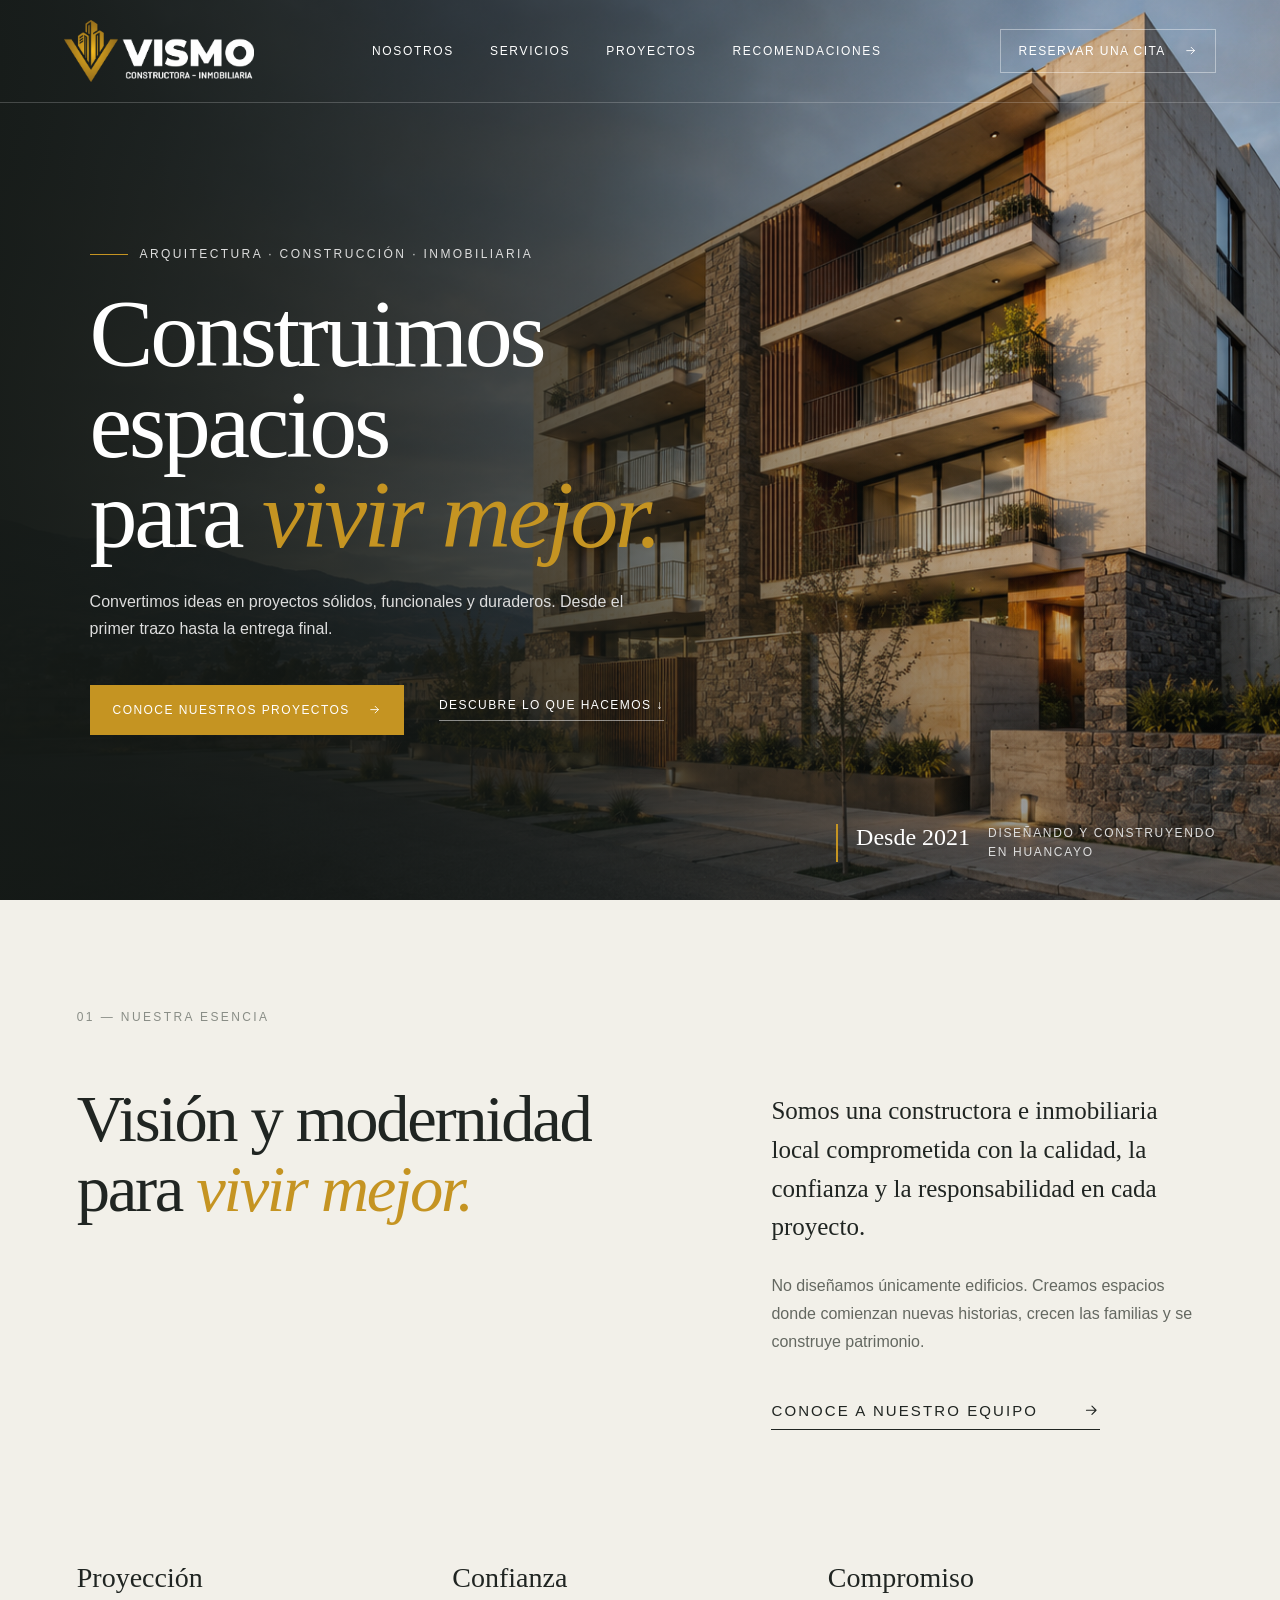
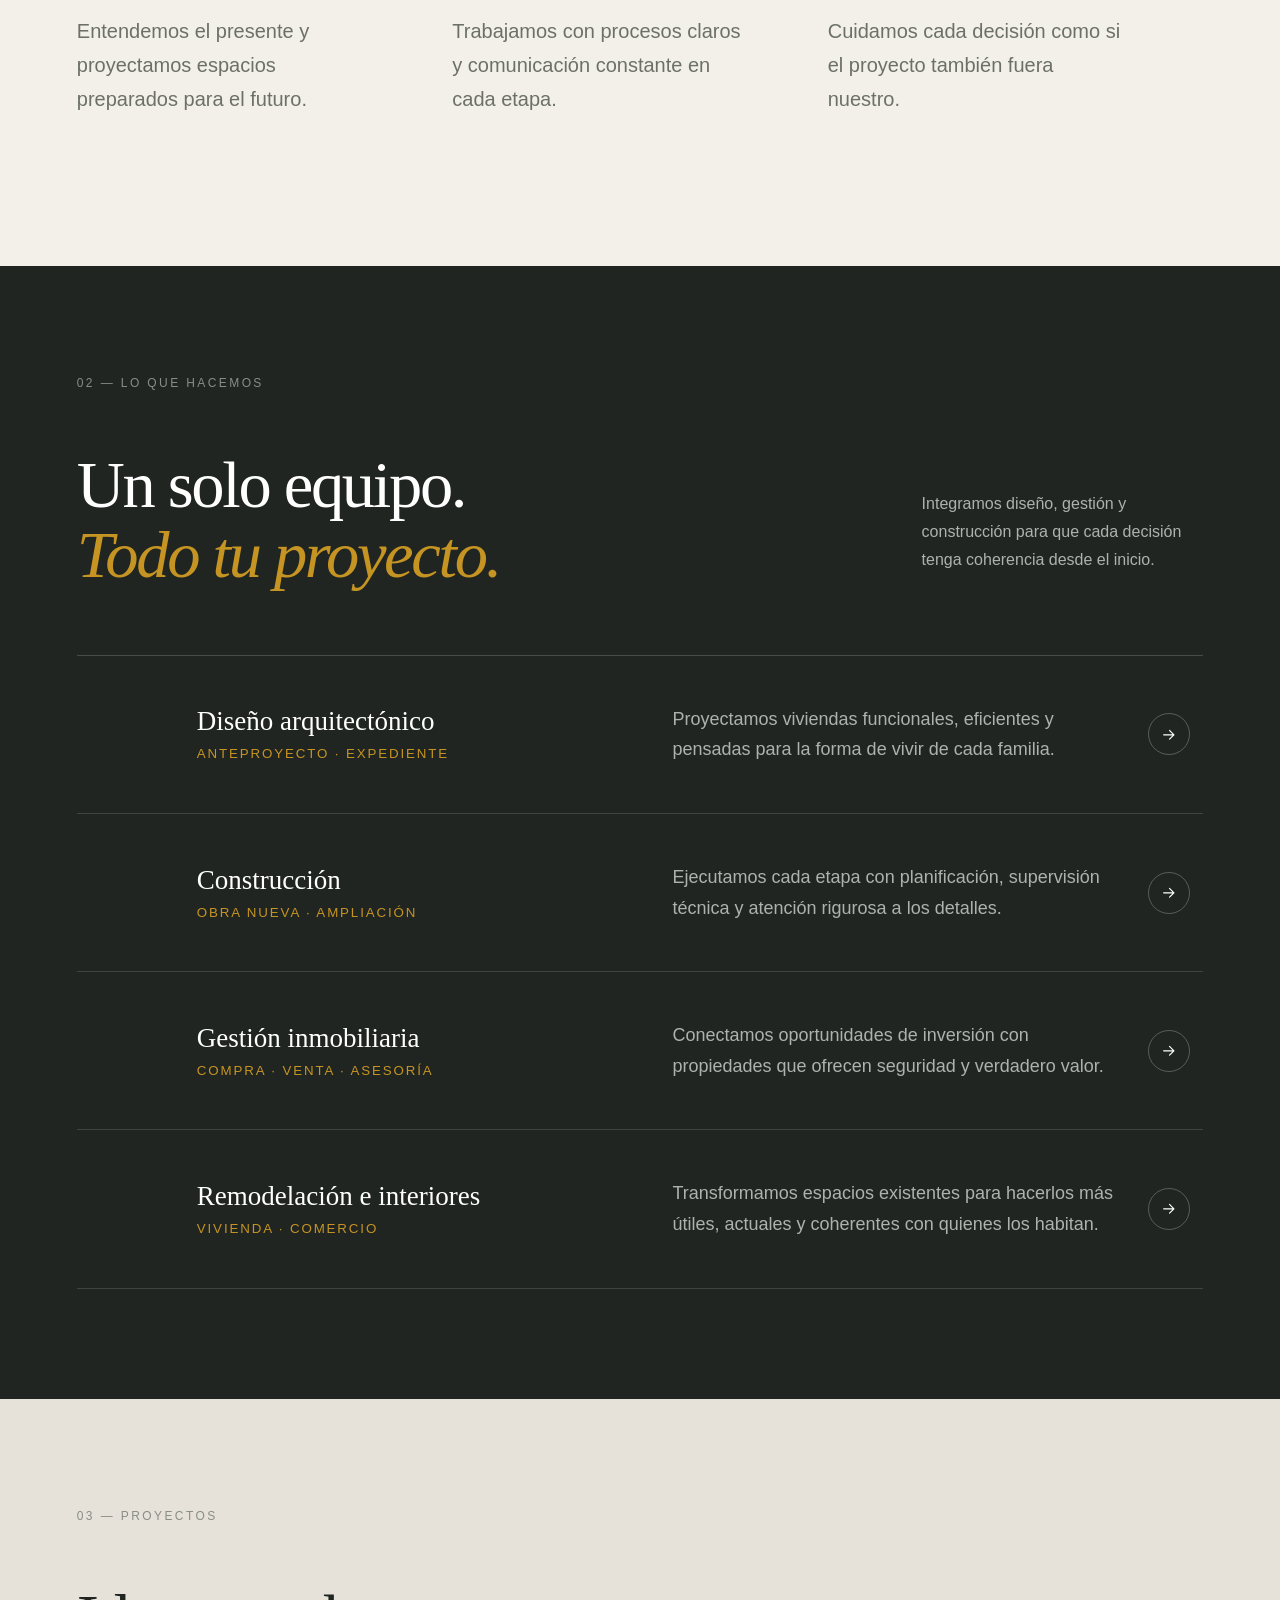
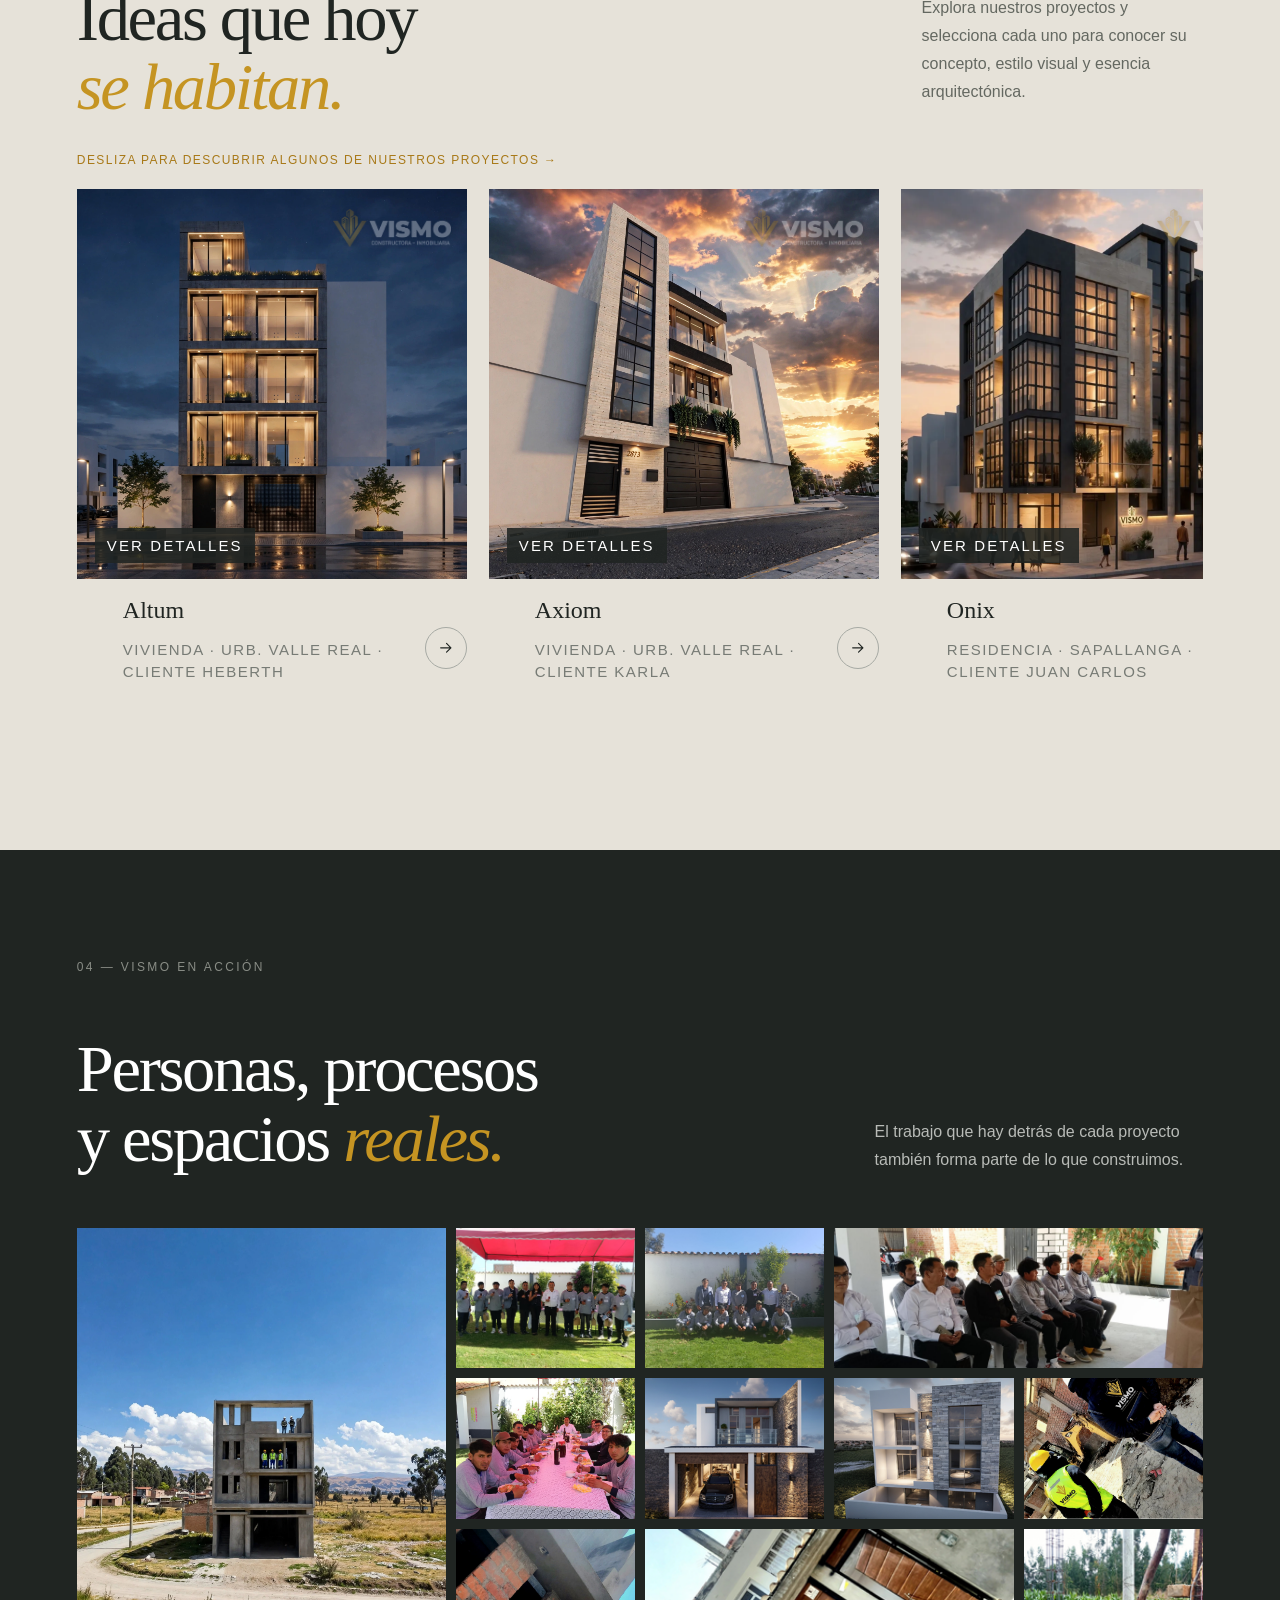
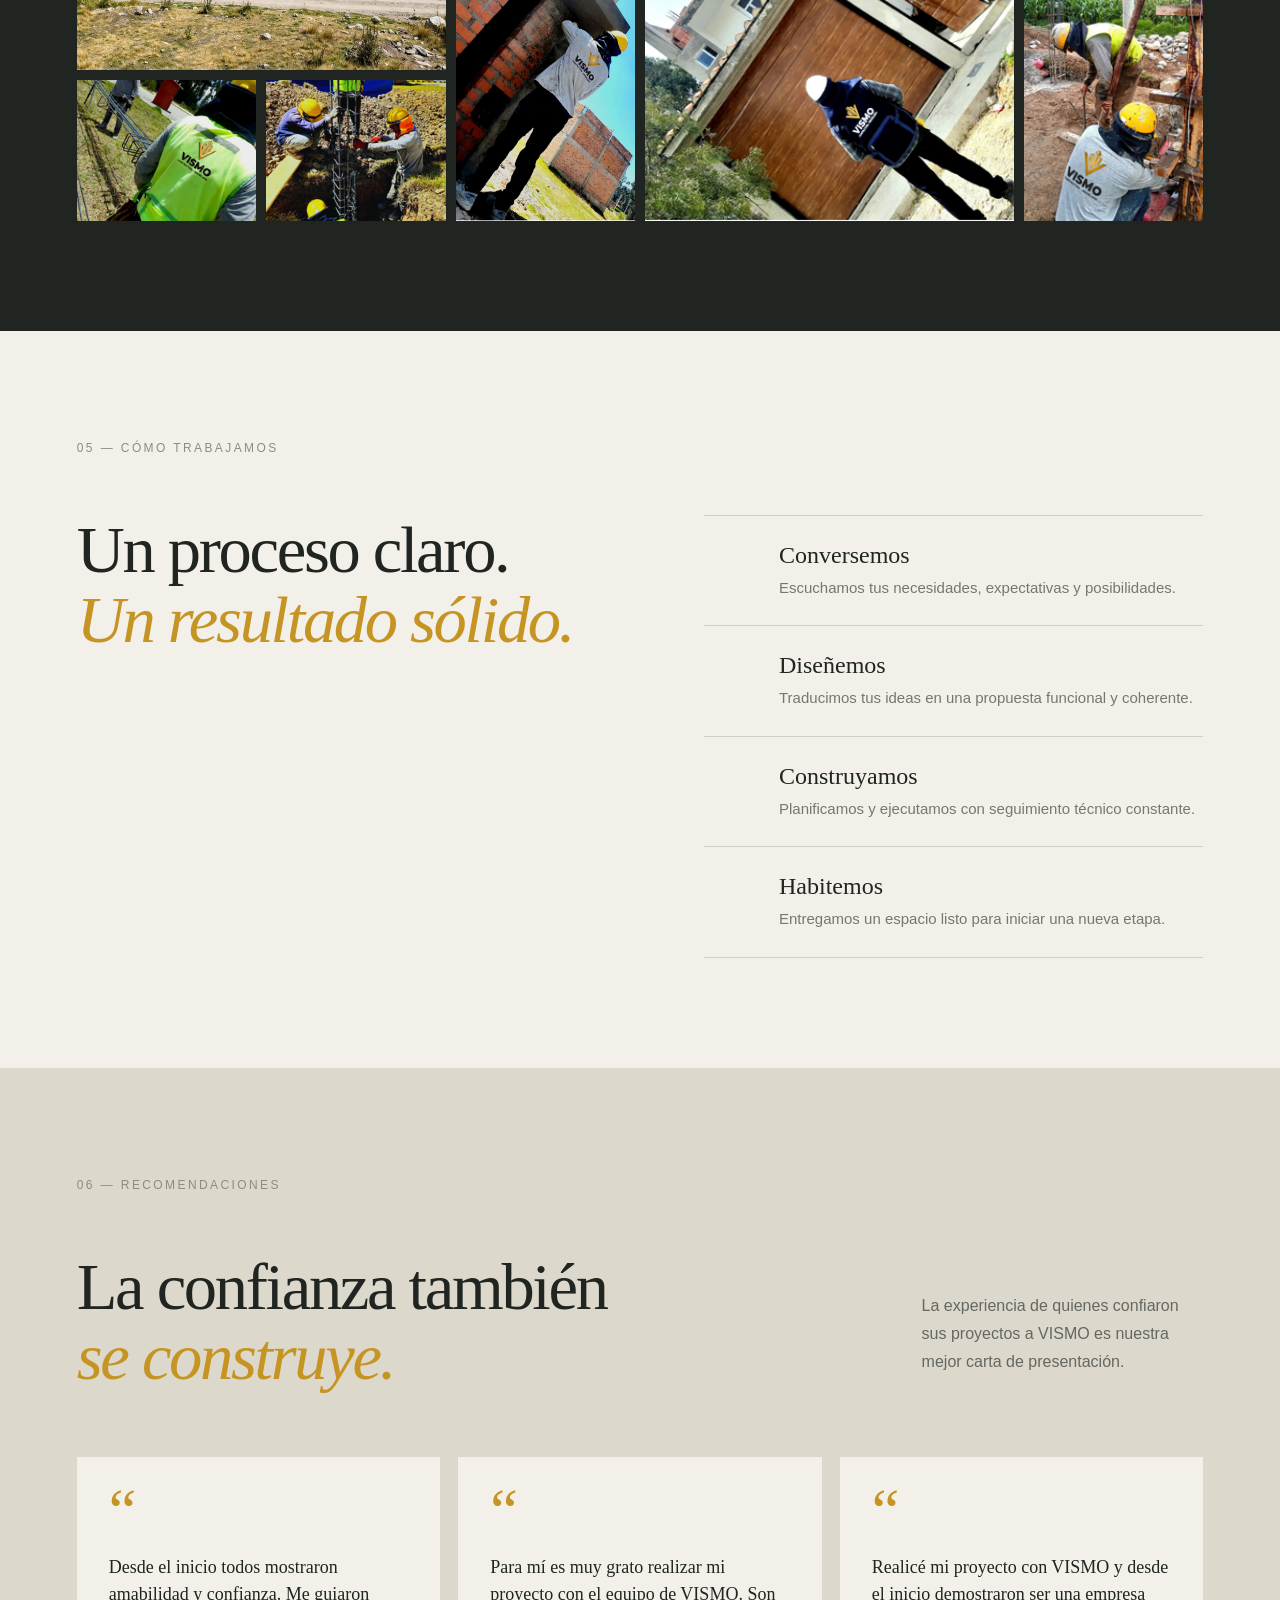
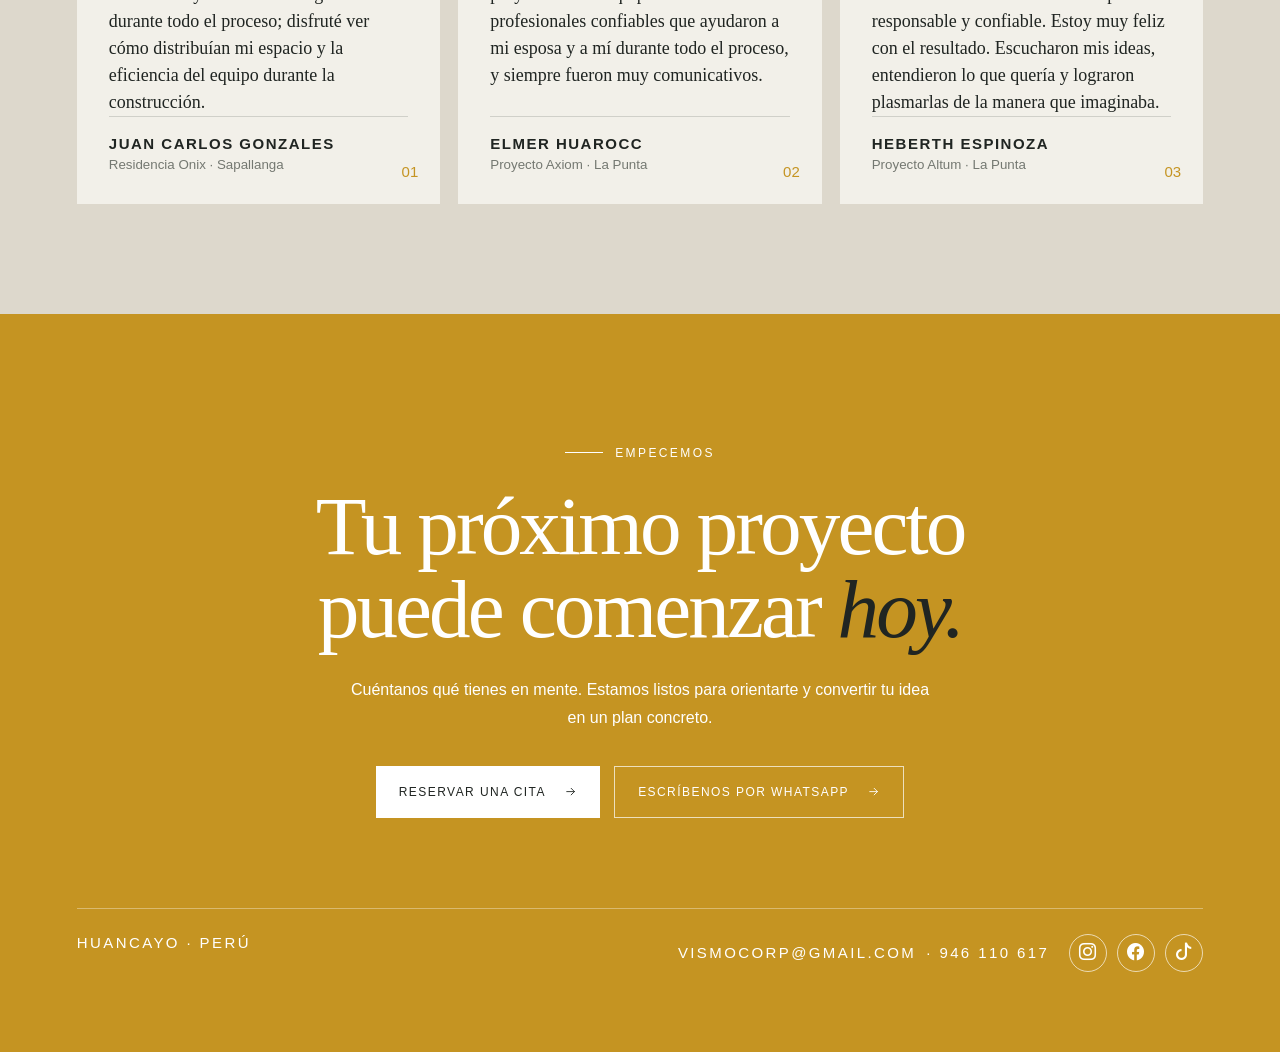
<file: web/VISMO-web-independiente/index.html>
<!DOCTYPE html>
<html lang="es">
<head>
  <meta charset="UTF-8">
  <meta name="viewport" content="width=device-width, initial-scale=1.0">
  <meta name="description" content="VISMO Constructora e Inmobiliaria en Huancayo, Perú.">
  <title>VISMO | Constructora e Inmobiliaria</title>
  <link rel="stylesheet" href="styles.css">
  <link
  rel="stylesheet"
  href="https://cdn.jsdelivr.net/npm/bootstrap-icons@1.11.3/font/bootstrap-icons.min.css"
>
</head>
<body>
  <!-- ICONO DE FLECHA: se reutiliza en todos los botones -->
  <svg class="svg-defs" aria-hidden="true">
    <symbol id="flecha" viewBox="0 0 24 24"><path d="M5 12h14M13 6l6 6-6 6"/></symbol>
  </svg>

  <header class="header">
    <a class="brand" href="#inicio"><img src="imagenes/logo-vismo-blanco.png" alt="VISMO"></a>
    <button class="menu-button" type="button" aria-label="Abrir menú" aria-expanded="false">☰</button>
    <nav>
      <a href="#nosotros">Nosotros</a>
      <a href="#servicios">Servicios</a>
      <a href="#proyectos">Proyectos</a>
      <a href="#recomendaciones">Recomendaciones</a>
    </nav>
    <!-- CAMBIA AQUÍ EL LINK DE KOALENDAR -->
    <a class="head-cta" href="https://koalendar.com/e/reuniones-vismo" target="_blank" rel="noopener">Reservar una cita <svg><use href="#flecha"/></svg></a>
  </header>

  <main>
    <section class="hero" id="inicio">
      <div class="shade"></div>
      <div class="hero-copy">
        <p class="eyebrow"><span></span>Arquitectura · Construcción · Inmobiliaria</p>
        <h1>Construimos espacios<br>para <em>vivir mejor.</em></h1>
        <p>Convertimos ideas en proyectos sólidos, funcionales y duraderos. Desde el primer trazo hasta la entrega final.</p>
        <div class="actions">
          <a class="button amber" href="#proyectos">Conoce nuestros proyectos <svg><use href="#flecha"/></svg></a>
          <a class="under" href="#servicios">Descubre lo que hacemos ↓</a>
        </div>
      </div>
      <aside><strong>Desde 2021</strong><span>Diseñando y construyendo<br>en Huancayo</span></aside>
    </section>

    <section class="section intro" id="nosotros">
      <div class="label">01 — Nuestra esencia</div>
      <div class="two">
        <h2>Visión y modernidad<br>para <em>vivir mejor.</em></h2>
        <div class="body">
          <p class="lead">Somos una constructora e inmobiliaria local comprometida con la calidad, la confianza y la responsabilidad en cada proyecto.</p>
          <p>No diseñamos únicamente edificios. Creamos espacios donde comienzan nuevas historias, crecen las familias y se construye patrimonio.</p>
          <a class="line-link" href="#contacto">Conoce a nuestro equipo <svg><use href="#flecha"/></svg></a>
        </div>
      </div>
      <div class="values">
        <article><span></span><h3>Proyección</h3><p>Entendemos el presente y proyectamos espacios preparados para el futuro.</p></article>
        <article><span></span><h3>Confianza</h3><p>Trabajamos con procesos claros y comunicación constante en cada etapa.</p></article>
        <article><span></span><h3>Compromiso</h3><p>Cuidamos cada decisión como si el proyecto también fuera nuestro.</p></article>
      </div>
    </section>

    <section class="section services" id="servicios">
      <div class="heading">
        <div><div class="label">02 — Lo que hacemos</div><h2>Un solo equipo.<br><em>Todo tu proyecto.</em></h2></div>
        <p>Integramos diseño, gestión y construcción para que cada decisión tenga coherencia desde el inicio.</p>
      </div>
      <div class="service-list">
        <!-- EDITA AQUÍ LOS SERVICIOS -->
        <article><span></span><div><h3>Diseño arquitectónico</h3><small>Anteproyecto · Expediente</small></div><p>Proyectamos viviendas funcionales, eficientes y pensadas para la forma de vivir de cada familia.</p><i><svg><use href="#flecha"/></svg></i></article>
        <article><span></span><div><h3>Construcción</h3><small>Obra nueva · Ampliación</small></div><p>Ejecutamos cada etapa con planificación, supervisión técnica y atención rigurosa a los detalles.</p><i><svg><use href="#flecha"/></svg></i></article>
        <article><span></span><div><h3>Gestión inmobiliaria</h3><small>Compra · Venta · Asesoría</small></div><p>Conectamos oportunidades de inversión con propiedades que ofrecen seguridad y verdadero valor.</p><i><svg><use href="#flecha"/></svg></i></article>
        <article><span></span><div><h3>Remodelación e interiores</h3><small>Vivienda · Comercio</small></div><p>Transformamos espacios existentes para hacerlos más útiles, actuales y coherentes con quienes los habitan.</p><i><svg><use href="#flecha"/></svg></i></article>
      </div>
    </section>

    <section class="section projects" id="proyectos">
      <div class="heading">
        <div><div class="label">03 — Proyectos</div><h2>Ideas que hoy<br><em>se habitan.</em></h2></div>
        <p>Explora nuestros proyectos y selecciona cada uno para conocer su concepto, estilo visual y esencia arquitectónica.</p>
      </div>
      <p class="projects-hint">Desliza para descubrir algunos de nuestros proyectos →</p>
      <div class="project-grid">
        <!-- PARA CAMBIAR UNA FOTO: reemplaza el archivo dentro de la carpeta imagenes usando el mismo nombre -->
        <details class="project"><summary><div class="visual"><img src="imagenes/proyecto-altum.webp" alt="Vivienda Altum"><small>Ver detalles</small></div><div class="meta"><b></b><div><h3>Altum</h3><p>Vivienda · Urb. Valle Real · Cliente Heberth</p></div><i><svg><use href="#flecha"/></svg></i></div></summary><div class="project-process"><article><span>01</span><div><h4>Concepto</h4><p>Enfoque vertical estilizado, diseñado para maximizar la entrada de luz natural mediante amplios ventanales y una terraza social superior.</p></div></article><article><span>02</span><div><h4>Estilo visual</h4><p>Concreto visto, perfiles en negro mate y calidez de madera en interiores.</p></div></article><article><span>03</span><div><h4>Esencia</h4><p>Luz, altura y elegancia transparente.</p></div></article></div></details>
        <details class="project"><summary><div class="visual"><img src="imagenes/proyecto-axiom.webp" alt="Vivienda Axiom"><small>Ver detalles</small></div><div class="meta"><b></b><div><h3>Axiom</h3><p>Vivienda · Urb. Valle Real · Cliente Karla</p></div><i><svg><use href="#flecha"/></svg></i></div></summary><div class="project-process"><article><span>01</span><div><h4>Concepto</h4><p>Propuesta vanguardista con un marco diagonal de gran escala que crea una presencia imponente desde la calle.</p></div></article><article><span>02</span><div><h4>Estilo visual</h4><p>Geometría inclinada, perfilería industrial, carpintería negra y paneles cálidos.</p></div></article><article><span>03</span><div><h4>Esencia</h4><p>Geometría audaz y carácter industrial.</p></div></article></div></details>
        <details class="project onix"><summary><div class="visual"><img src="imagenes/proyecto-onix.webp" alt="Residencia Onix"><small>Ver detalles</small></div><div class="meta"><b></b><div><h3>Onix</h3><p>Residencia · Sapallanga · Cliente Juan Carlos</p></div><i><svg><use href="#flecha"/></svg></i></div></summary><div class="project-process"><article><span>01</span><div><h4>Concepto</h4><p>Un hito arquitectónico de volumen imponente, con piedra clara, un núcleo vertical oscuro y paneles acristalados.</p></div></article><article><span>02</span><div><h4>Estilo visual</h4><p>Juego de volúmenes en esquina, iluminación perimetral ascendente y dinamismo urbano.</p></div></article><article><span>03</span><div><h4>Esencia</h4><p>Presencia urbana y solidez de esquina.</p></div></article></div></details>
        <details class="project"><summary><div class="visual"><img src="imagenes/proyecto-aria.webp" alt="Residencia Aria"><small>Ver detalles</small></div><div class="meta"><b></b><div><h3>Aria</h3><p>Residencia · Urb. Valle Real · Cliente Nataly</p></div><i><svg><use href="#flecha"/></svg></i></div></summary><div class="project-process"><article><span>01</span><div><h4>Concepto</h4><p>Arquitectura de líneas limpias enmarcada por muros ciegos en tono piedra travertino.</p></div></article><article><span>02</span><div><h4>Estilo visual</h4><p>Texturas pétreas cálidas, marcos oscuros e iluminación focalizada.</p></div></article><article><span>03</span><div><h4>Esencia</h4><p>Sutileza, calidez y privacidad.</p></div></article></div></details>
        <details class="project"><summary><div class="visual"><img src="imagenes/proyecto-black-frame.webp" alt="Vivienda Black Frame"><small>Ver detalles</small></div><div class="meta"><b></b><div><h3>Black Frame</h3><p>Vivienda · Urb. Valle Real · Cliente José</p></div><i><svg><use href="#flecha"/></svg></i></div></summary><div class="project-process"><article><span>01</span><div><h4>Concepto</h4><p>Un sofisticado pórtico rectangular negro enmarca el volumen central y organiza la composición.</p></div></article><article><span>02</span><div><h4>Estilo visual</h4><p>Marcos estructurales proyectados, piedra neutra y tonos antracita.</p></div></article><article><span>03</span><div><h4>Esencia</h4><p>Minimalismo geométrico y equilibrio perfecto.</p></div></article></div></details>
      </div>
    </section>

    <section class="section action-gallery" id="en-accion">
      <div class="gallery-heading"><div><div class="label">04 — VISMO en acción</div><h2>Personas, procesos<br>y espacios <em>reales.</em></h2></div><p>El trabajo que hay detrás de cada proyecto también forma parte de lo que construimos.</p></div>
      <div class="collage">
        <figure><img src="imagenes/concrete-building-workers.webp" alt="Edificio en construcción"></figure>
        <figure><img src="imagenes/collage-equipo-hd.jpeg" alt="Equipo VISMO"></figure>
        <figure><img src="imagenes/collage-equipo-sentado-hd.jpg" alt="Equipo VISMO"></figure>
        <figure><img src="imagenes/collage-charla-hd.jpeg" alt="Equipo en capacitación"></figure>
        <figure><img src="imagenes/collage-almuerzo-hd.jpeg" alt="Almuerzo del equipo"></figure>
        <figure><img src="imagenes/vismo-accion-06.png" alt="Proyecto VISMO"></figure>
        <figure><img src="imagenes/vismo-accion-07.png" alt="Proyecto VISMO"></figure>
        <figure><img src="imagenes/vismo-accion-13.png" alt="Trabajo en obra"></figure>
        <figure><img src="imagenes/vismo-accion-11.png" alt="Trabajo en obra"></figure>
        <figure><img src="imagenes/vismo-accion-12.png" alt="Trabajo en obra"></figure>
        <figure><img src="imagenes/vismo-accion-15.png" alt="Trabajo en obra"></figure>
        <figure><img src="imagenes/vismo-accion-14.png" alt="Trabajo en obra"></figure>
        <figure><img src="imagenes/vismo-accion-01.png" alt="Trabajo en obra"></figure>
      </div>
    </section>

    <section class="section process">
      <div class="label">05 — Cómo trabajamos</div>
      <div class="two"><h2>Un proceso claro.<br><em>Un resultado sólido.</em></h2><div class="steps">
        <article><span></span><div><h3>Conversemos</h3><p>Escuchamos tus necesidades, expectativas y posibilidades.</p></div></article>
        <article><span></span><div><h3>Diseñemos</h3><p>Traducimos tus ideas en una propuesta funcional y coherente.</p></div></article>
        <article><span></span><div><h3>Construyamos</h3><p>Planificamos y ejecutamos con seguimiento técnico constante.</p></div></article>
        <article><span></span><div><h3>Habitemos</h3><p>Entregamos un espacio listo para iniciar una nueva etapa.</p></div></article>
      </div></div>
    </section>

    <section class="section testimonials" id="recomendaciones">
      <div class="heading"><div><div class="label">06 — Recomendaciones</div><h2>La confianza también<br><em>se construye.</em></h2></div><p>La experiencia de quienes confiaron sus proyectos a VISMO es nuestra mejor carta de presentación.</p></div>
      <div class="testimonial-grid">
        <!-- EDITA O DUPLICA UNA TARJETA PARA AÑADIR RECOMENDACIONES -->
        <article><span>“</span><p>Desde el inicio todos mostraron amabilidad y confianza. Me guiaron durante todo el proceso; disfruté ver cómo distribuían mi espacio y la eficiencia del equipo durante la construcción.</p><div><b>Juan Carlos Gonzales</b><small>Residencia Onix · Sapallanga</small></div><i>01</i></article>
        <article><span>“</span><p>Para mí es muy grato realizar mi proyecto con el equipo de VISMO. Son profesionales confiables que ayudaron a mi esposa y a mí durante todo el proceso, y siempre fueron muy comunicativos.</p><div><b>Elmer Huarocc</b><small>Proyecto Axiom · La Punta</small></div><i>02</i></article>
        <article><span>“</span><p>Realicé mi proyecto con VISMO y desde el inicio demostraron ser una empresa responsable y confiable. Estoy muy feliz con el resultado. Escucharon mis ideas, entendieron lo que quería y lograron plasmarlas de la manera que imaginaba.</p><div><b>Heberth Espinoza</b><small>Proyecto Altum · La Punta</small></div><i>03</i></article>
      </div>
    </section>

    <section class="section contact" id="contacto">
      <p class="eyebrow"><span></span>Empecemos</p>
      <h2>Tu próximo proyecto<br>puede comenzar <em>hoy.</em></h2>
      <p>Cuéntanos qué tienes en mente. Estamos listos para orientarte y convertir tu idea en un plan concreto.</p>
      <div class="contact-actions">
        <a class="button light" href="https://koalendar.com/e/reuniones-vismo" target="_blank" rel="noopener">Reservar una cita <svg><use href="#flecha"/></svg></a>
        <!-- CAMBIA AQUÍ EL NÚMERO DE WHATSAPP: código de país 51 + número -->
        <a class="button outline" href="https://wa.me/51946110617?text=Hola%20VISMO.%20Me%20gustaría%20conversar%20sobre%20mi%20proyecto." target="_blank" rel="noopener">Escríbenos por WhatsApp <svg><use href="#flecha"/></svg></a>
      </div>
<div class="contact-info">

  <span>Huancayo · Perú</span>

  <div class="contact-links">

    <a
      class="contact-email"
      href="https://mail.google.com/mail/?view=cm&fs=1&to=vismocorp@gmail.com&su=Consulta%20sobre%20un%20proyecto"
      target="_blank"
      rel="noopener"
    >
      vismocorp@gmail.com
    </a>

    <span>· 946 110 617</span>

    <div class="social-links">

      <a
        href="https://www.instagram.com/vismo_constructora/"
        target="_blank"
        rel="noopener"
        aria-label="Instagram de VISMO"
        title="Instagram"
      >
        <i class="bi bi-instagram"></i>
      </a>

      <a
        href="https://www.facebook.com/vismocorp21"
        target="_blank"
        rel="noopener"
        aria-label="Facebook de VISMO"
        title="Facebook"
      >
        <i class="bi bi-facebook"></i>
      </a>

      <a
        href="https://www.tiktok.com/@vismo.constructora?is_from_webapp=1&sender_device=pc"
        target="_blank"
        rel="noopener"
        aria-label="TikTok de VISMO"
        title="TikTok"
      >
        <i class="bi bi-tiktok"></i>
      </a>

    </div>

  </div>

</div>
</file>
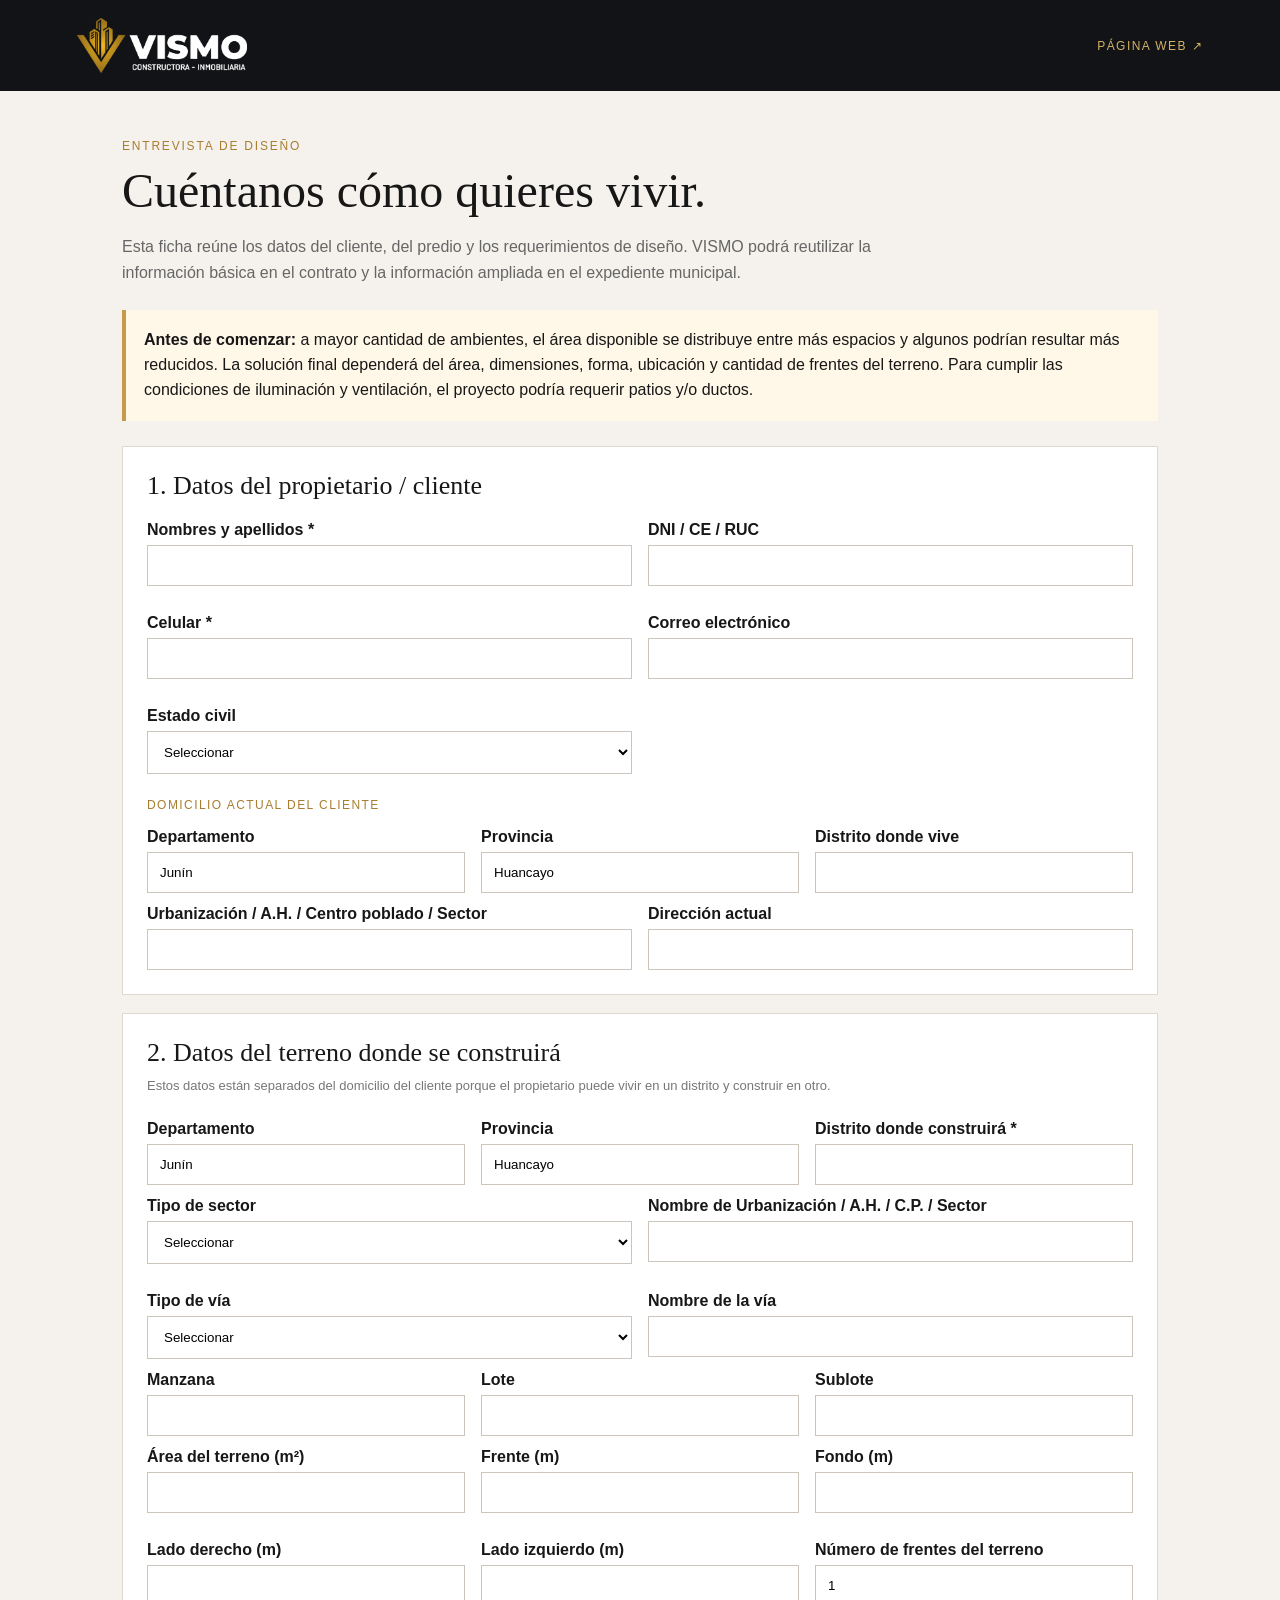
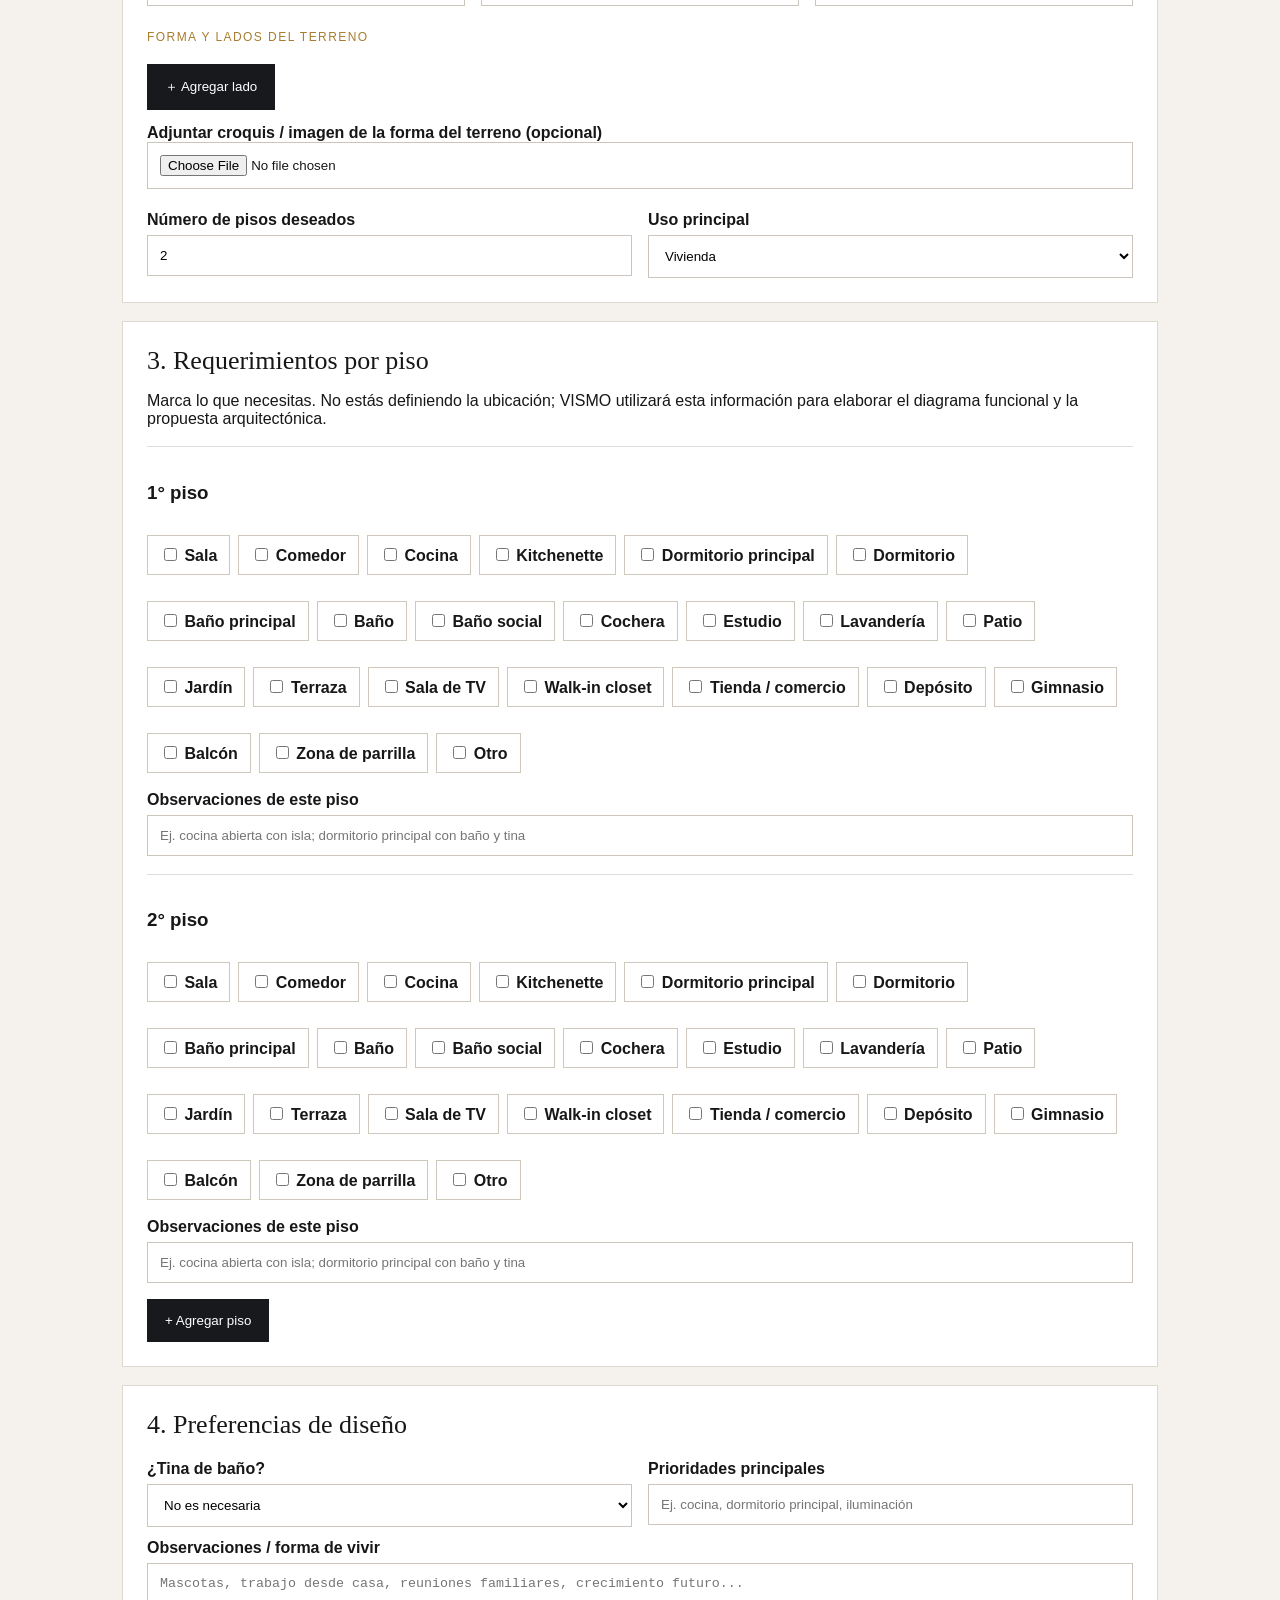
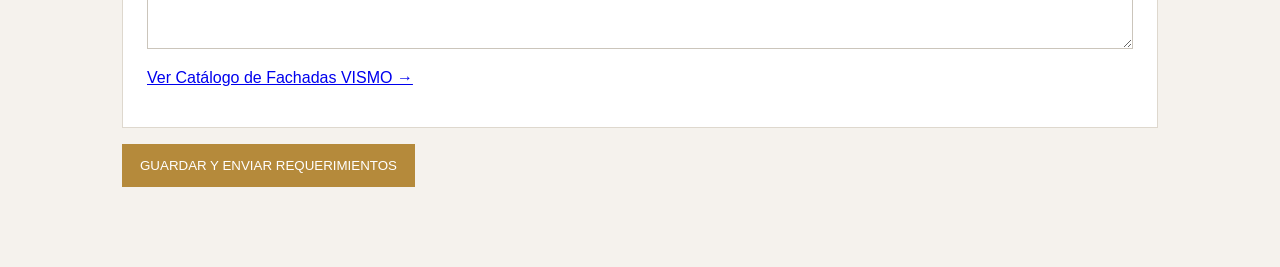
<file: entrevista.html>
<!doctype html><html lang="es"><head><meta charset="utf-8"><meta name="viewport" content="width=device-width,initial-scale=1"><title>Entrevista de diseño | VISMO</title><style>
*{box-sizing:border-box}body{margin:0;font-family:Arial,sans-serif;background:#f5f2ed;color:#171717}header{background:#111316;color:#fff;padding:18px 6vw;display:flex;justify-content:space-between;align-items:center}header img{width:170px;max-height:58px;object-fit:contain}header a{color:#d5b267;text-decoration:none;font-size:12px;letter-spacing:.12em}.wrap{max-width:1080px;margin:auto;padding:48px 22px 80px}.ey{color:#a87d30;letter-spacing:.15em;font-size:12px}h1{font:48px Georgia;margin:10px 0}.intro{color:#666;line-height:1.6;max-width:800px}.note{background:#fff8e8;border-left:4px solid #c59b4b;padding:18px;margin:25px 0;line-height:1.55}.grid{display:grid;grid-template-columns:1fr 1fr;gap:16px}.grid3{display:grid;grid-template-columns:repeat(3,1fr);gap:16px}.box{background:#fff;border:1px solid #ded8ce;padding:24px;margin-top:18px}.box h2{font:26px Georgia;margin:0 0 8px}.sub{font-size:12px;letter-spacing:.12em;color:#a87d30;text-transform:uppercase;margin:24px 0 4px}label{display:block;font-weight:bold;margin:12px 0 6px}input,select,textarea{width:100%;padding:12px;border:1px solid #cbc5bb;background:white}.chips{display:flex;flex-wrap:wrap;gap:8px}.chip{border:1px solid #cfc8bc;padding:9px 12px;cursor:pointer}.chip input{width:auto}.floor{border-top:1px solid #ddd;padding-top:16px;margin-top:18px}.btn{background:#17191d;color:#fff;border:0;padding:14px 18px;cursor:pointer;margin-top:16px}.gold{background:#b58a3b}.ok{display:none;background:#eaf4ea;padding:16px;margin-top:18px}.help{color:#777;font-size:13px;line-height:1.5;margin-top:6px}@media(max-width:760px){.grid,.grid3{grid-template-columns:1fr}h1{font-size:38px}header img{width:135px}}
</style>  <link rel="icon" type="image/png" href="vismo-icon.png?v=37">
  <link rel="shortcut icon" type="image/png" href="vismo-icon.png?v=37">
</head><body><header><img src="web/imagenes/logo-vismo-blanco.png" alt="VISMO"><a href="web/index.html">PÁGINA WEB ↗</a></header><main class="wrap"><div class="ey">ENTREVISTA DE DISEÑO</div><h1>Cuéntanos cómo quieres vivir.</h1><p class="intro">Esta ficha reúne los datos del cliente, del predio y los requerimientos de diseño. VISMO podrá reutilizar la información básica en el contrato y la información ampliada en el expediente municipal.</p><div class="note"><b>Antes de comenzar:</b> a mayor cantidad de ambientes, el área disponible se distribuye entre más espacios y algunos podrían resultar más reducidos. La solución final dependerá del área, dimensiones, forma, ubicación y cantidad de frentes del terreno. Para cumplir las condiciones de iluminación y ventilación, el proyecto podría requerir patios y/o ductos.</div>
<div id="customInterview" style="display:none"></div><form id="f">
<div class="box"><h2>1. Datos del propietario / cliente</h2><div class="grid"><div><label>Nombres y apellidos *</label><input id="nombre" required></div><div><label>DNI / CE / RUC</label><input id="documento"></div><div><label>Celular *</label><input id="celular" required></div><div><label>Correo electrónico</label><input id="correo" type="email"></div><div><label>Estado civil</label><select id="estadoCivil"><option value="">Seleccionar</option><option>Soltero(a)</option><option>Casado(a)</option><option>Viudo(a)</option><option>Divorciado(a)</option><option>Conviviente</option></select></div><div id="spouseWrap" style="display:none;grid-column:1/-1"><div class="sub">Datos del cónyuge / esposo(a)</div><div class="grid"><div><label>Nombres y apellidos</label><input id="conyuge"></div><div><label>DNI / CE</label><input id="conyugeDni"></div><div><label>Celular</label><input id="conyugeCel"></div><div><label>Correo electrónico</label><input id="conyugeCorreo" type="email"></div></div></div></div>
<div class="sub">Domicilio actual del cliente</div><div class="grid3"><div><label>Departamento</label><input id="domDepartamento" value="Junín"></div><div><label>Provincia</label><input id="domProvincia" value="Huancayo"></div><div><label>Distrito donde vive</label><input id="domDistrito"></div></div><div class="grid"><div><label>Urbanización / A.H. / Centro poblado / Sector</label><input id="domSector"></div><div><label>Dirección actual</label><input id="domDireccion"></div></div></div>
<div class="box"><h2>2. Datos del terreno donde se construirá</h2><p class="help">Estos datos están separados del domicilio del cliente porque el propietario puede vivir en un distrito y construir en otro.</p><div class="grid3"><div><label>Departamento</label><input id="predDepartamento" value="Junín"></div><div><label>Provincia</label><input id="predProvincia" value="Huancayo"></div><div><label>Distrito donde construirá *</label><input id="predDistrito" required></div></div><div class="grid"><div><label>Tipo de sector</label><select id="tipoSector"><option value="">Seleccionar</option><option>Urbanización</option><option>Asentamiento Humano</option><option>Centro Poblado</option><option>Asociación de Vivienda</option><option>Cooperativa</option><option>Sector</option><option>Otro</option></select></div><div><label>Nombre de Urbanización / A.H. / C.P. / Sector</label><input id="predSector"></div><div><label>Tipo de vía</label><select id="tipoVia"><option value="">Seleccionar</option><option>Jirón</option><option>Avenida</option><option>Calle</option><option>Pasaje</option><option>Carretera</option><option>Otro</option></select></div><div><label>Nombre de la vía</label><input id="via"></div></div><div class="grid3"><div><label>Manzana</label><input id="mz"></div><div><label>Lote</label><input id="lote"></div><div><label>Sublote</label><input id="sublote"></div></div><div class="grid3"><div><label>Área del terreno (m²)</label><input id="area" type="number" step=".01"></div><div><label>Frente (m)</label><input id="frente" type="number" step=".01"></div><div><label>Fondo (m)</label><input id="fondo" type="number" step=".01"></div><div><label>Lado derecho (m)</label><input id="derecha" type="number" step=".01"></div><div><label>Lado izquierdo (m)</label><input id="izquierda" type="number" step=".01"></div><div><label>Número de frentes del terreno</label><input id="numFrentes" type="number" min="1" value="1"></div></div><div class="sub">Forma y lados del terreno</div><div id="extraSides" class="grid3"></div><button type="button" id="addSide" class="btn">＋ Agregar lado</button><div style="margin-top:14px"><label>Adjuntar croquis / imagen de la forma del terreno (opcional)<input id="terrainImage" type="file" accept="image/*"></label><div id="terrainPreview" style="margin-top:10px"></div></div><div class="grid"><div><label>Número de pisos deseados</label><input id="pisos" type="number" min="1" value="2"></div><div><label>Uso principal</label><select id="uso"><option>Vivienda</option><option>Vivienda multifamiliar</option><option>Comercio</option><option>Vivienda + comercio</option><option>Oficinas</option><option>Otro</option></select></div></div></div>
<div class="box"><h2>3. Requerimientos por piso</h2><p>Marca lo que necesitas. No estás definiendo la ubicación; VISMO utilizará esta información para elaborar el diagrama funcional y la propuesta arquitectónica.</p><div id="floors"></div><button class="btn" type="button" id="add">+ Agregar piso</button></div>
<div class="box"><h2>4. Preferencias de diseño</h2><div class="grid"><div><label>¿Tina de baño?</label><select id="tina"><option>No es necesaria</option><option>Sí, en baño principal</option><option>Me gustaría si el espacio lo permite</option></select></div><div><label>Prioridades principales</label><input id="prioridades" placeholder="Ej. cocina, dormitorio principal, iluminación"></div></div><label>Observaciones / forma de vivir</label><textarea id="obs" rows="4" placeholder="Mascotas, trabajo desde casa, reuniones familiares, crecimiento futuro..."></textarea><p><a href="catalogo/index.html">Ver Catálogo de Fachadas VISMO →</a></p></div>
<button class="btn gold" type="submit">GUARDAR Y ENVIAR REQUERIMIENTOS</button><div id="ok" class="ok">✓ Requerimientos guardados. El equipo VISMO podrá revisarlos desde el acceso interno.</div></form></main><script src="vismo-cloud.js"></script><script>
const ROOM_KEY='vismoInterviewRoomTemplatesV17'; const amb=JSON.parse(localStorage.getItem(ROOM_KEY)||'null')||['Sala','Comedor','Cocina','Kitchenette','Dormitorio principal','Dormitorio','Baño principal','Baño','Baño social','Cochera','Estudio','Lavandería','Patio','Jardín','Terraza','Sala de TV','Walk-in closet','Tienda / comercio','Depósito','Gimnasio','Balcón','Zona de parrilla','Otro'];let n=0;function add(){n++;let d=document.createElement('div');d.className='floor';d.innerHTML='<h3>'+n+'° piso</h3><div class="chips">'+amb.map(a=>'<label class="chip"><input type="checkbox" value="'+a+'"> '+a+'</label>').join('')+'</div><label>Observaciones de este piso</label><input class="fo" placeholder="Ej. cocina abierta con isla; dormitorio principal con baño y tina">';document.querySelector('#floors').appendChild(d)}add();add();document.querySelector('#add').onclick=add;

const ec=document.getElementById('estadoCivil'),sw=document.getElementById('spouseWrap');function spouseToggle(){sw.style.display=['Casado(a)','Conviviente'].includes(ec.value)?'block':'none'}ec.addEventListener('change',spouseToggle);spouseToggle();
let sideN=4;document.getElementById('addSide').addEventListener('click',()=>{sideN++;let d=document.createElement('div');d.innerHTML=`<label>Lado ${sideN} (m)<input class="extraSide" type="number" step=".01"></label>`;document.getElementById('extraSides').appendChild(d)});
document.getElementById('terrainImage').addEventListener('change',e=>{let f=e.target.files[0];if(!f)return;let rd=new FileReader();rd.onload=()=>{terrainPreview.dataset.image=rd.result;terrainPreview.innerHTML=`<img src="${rd.result}" alt="Croquis del terreno" style="max-width:280px;max-height:220px;object-fit:contain;border:1px solid #ddd;padding:6px">`};rd.readAsDataURL(f)});
const val=id=>document.getElementById(id).value;document.querySelector('#f').onsubmit=async e=>{e.preventDefault();let floors=[...document.querySelectorAll('.floor')].map((x,i)=>({piso:i+1,ambientes:[...x.querySelectorAll('input[type=checkbox]:checked')].map(z=>z.value),observaciones:x.querySelector('.fo').value}));let r={id:'REQ-'+Date.now(),fecha:new Date().toLocaleString('es-PE'),nombre:val('nombre'),documento:val('documento'),celular:val('celular'),correo:val('correo'),estadoCivil:val('estadoCivil'),conyuge:val('conyuge'),conyugeDni:val('conyugeDni'),conyugeCel:val('conyugeCel'),conyugeCorreo:val('conyugeCorreo'),domicilio:{departamento:val('domDepartamento'),provincia:val('domProvincia'),distrito:val('domDistrito'),sector:val('domSector'),direccion:val('domDireccion')},predio:{departamento:val('predDepartamento'),provincia:val('predProvincia'),distrito:val('predDistrito'),tipoSector:val('tipoSector'),sector:val('predSector'),tipoVia:val('tipoVia'),via:val('via'),mz:val('mz'),lote:val('lote'),sublote:val('sublote'),area:val('area'),frente:val('frente'),fondo:val('fondo'),derecha:val('derecha'),izquierda:val('izquierda'),numFrentes:val('numFrentes'),ladosExtra:[...document.querySelectorAll('.extraSide')].map(x=>x.value).filter(Boolean),croquisTerreno:document.getElementById('terrainPreview').dataset.image||'',uso:val('uso')},pisos:val('pisos'),tina:val('tina'),prioridades:val('prioridades'),obs:val('obs'),floors};const ok=document.querySelector('#ok');ok.style.display='block';ok.textContent='Enviando información a VISMO...';
try{
 await VismoCloud.submitPublicInterview(r);
 let a=JSON.parse(localStorage.getItem('vismo_requerimientos')||'[]');a.unshift(r);localStorage.setItem('vismo_requerimientos',JSON.stringify(a));
 ok.textContent='✓ Información enviada correctamente al equipo interno de VISMO.';
 ok.scrollIntoView({behavior:'smooth'});
}catch(err){
 ok.textContent='⚠ No se pudo enviar la información. Revisa tu conexión e inténtalo nuevamente.';
 console.error(err);
}};</script>
<script>
(()=>{const raw=new URLSearchParams(location.search).get('tpl');if(!raw)return;function dec(x){x=x.replace(/-/g,'+').replace(/_/g,'/');while(x.length%4)x+='=';return JSON.parse(decodeURIComponent(escape(atob(x))))}let t;try{t=dec(raw)}catch(e){return}document.querySelector('.ey').textContent='ENTREVISTA PERSONALIZADA VISMO';document.querySelector('h1').textContent=t.title||'Entrevista VISMO';document.querySelector('.intro').textContent=t.desc||'Completa la siguiente información para que VISMO conozca mejor tu proyecto.';document.querySelector('.note').style.display='none';document.getElementById('f').style.display='none';let box=document.getElementById('customInterview');box.style.display='block';const esc=s=>String(s??'').replace(/[&<>\"]/g,m=>({'&':'&amp;','<':'&lt;','>':'&gt;','"':'&quot;'}[m]));let qs=(t.questions||[]);box.innerHTML=`<form id="customF"><div class="box"><h2>${esc(t.title)}</h2>${qs.map((q,i)=>{let req=q.required?'required':'';if(q.type==='textarea')return `<label>${esc(q.text)}${q.required?' *':''}</label><textarea data-q="${i}" rows="4" ${req}></textarea>`;if(q.type==='number'||q.type==='date'||q.type==='file')return `<label>${esc(q.text)}${q.required?' *':''}</label><input data-q="${i}" type="${q.type}" ${q.type==='file'?'accept="image/*,.pdf"':''} ${req}>`;if(q.type==='select'||q.type==='multiselect')return `<label>${esc(q.text)}${q.required?' *':''}</label><input data-q="${i}" placeholder="Escribe tu respuesta${q.type==='multiselect'?' (puedes indicar varias opciones)':''}" ${req}>`;if(q.type==='rooms')return `<label>${esc(q.text)}${q.required?' *':''}</label><div class="chips">${amb.map(a=>`<label class="chip"><input data-q="${i}" type="checkbox" value="${esc(a)}"> ${esc(a)}</label>`).join('')}</div>`;return `<label>${esc(q.text)}${q.required?' *':''}</label><input data-q="${i}" ${req}>`}).join('')}</div><button class="btn gold" type="submit">GUARDAR Y ENVIAR RESPUESTAS</button><div id="customOk" class="ok">✓ Respuestas guardadas.</div></form>`;document.getElementById('customF').onsubmit=e=>{e.preventDefault();let answers=qs.map((q,i)=>{let els=[...box.querySelectorAll(`[data-q="${i}"]`)];let value=q.type==='rooms'?els.filter(x=>x.checked).map(x=>x.value):els[0]?.value||'';return{question:q.text,type:q.type,value}});let all=JSON.parse(localStorage.getItem('vismo_custom_interview_responses')||'[]');all.unshift({id:'CUST-'+Date.now(),fecha:new Date().toLocaleString('es-PE'),template:{id:t.id,title:t.title,desc:t.desc,questions:t.questions},answers});localStorage.setItem('vismo_custom_interview_responses',JSON.stringify(all));document.getElementById('customOk').style.display='block'};})();
</script></body></html>
</file>
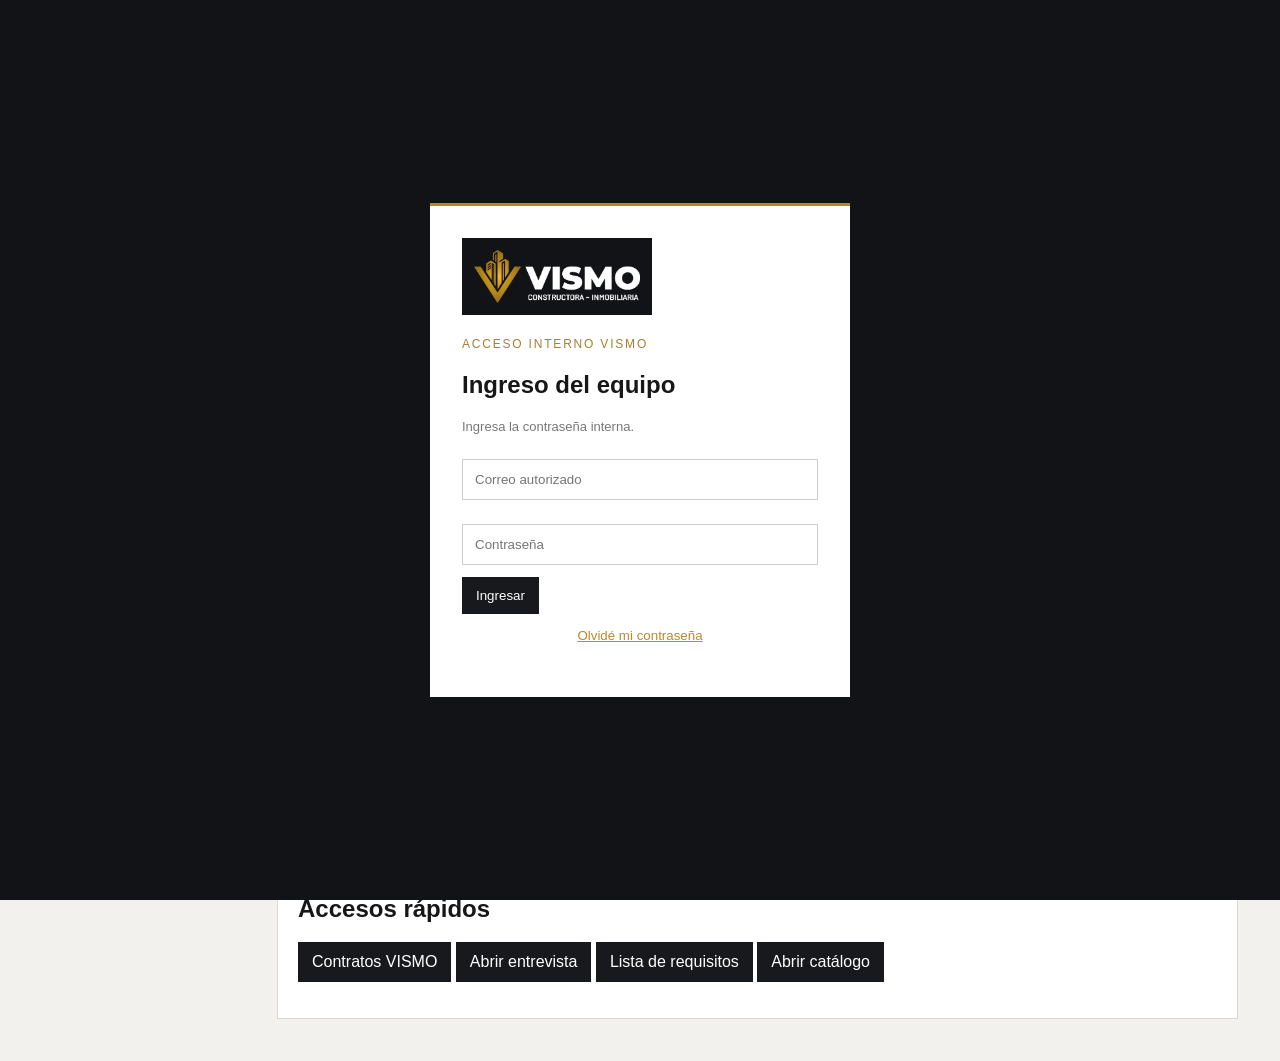
<file: interno.html>
<!doctype html><html lang="es"><head><meta charset="utf-8"><meta name="viewport" content="width=device-width,initial-scale=1"><title>Acceso interno | VISMO</title><style>*{box-sizing:border-box}body{margin:0;font-family:Arial;background:#f3f1ed;color:#171717}.side{position:fixed;width:235px;inset:0 auto 0 0;background:#111316;color:white;padding:30px 22px}.side img{width:175px;margin-bottom:35px}.side a{display:block;color:#bbb;text-decoration:none;padding:12px 0;border-bottom:1px solid #292b2f}.side a:hover{color:#d0aa60}.main{margin-left:235px;padding:42px}.top{display:flex;justify-content:space-between;align-items:end}.ey{color:#a87d30;letter-spacing:.15em;font-size:12px}h1{font:42px Georgia;margin:8px 0}.stats{display:grid;grid-template-columns:repeat(4,1fr);gap:15px;margin:28px 0}.stat,.panel{background:white;border:1px solid #ddd7ce;padding:20px}.stat b{font-size:32px}.panel{margin-top:16px}.row{display:grid;grid-template-columns:1.2fr .8fr .8fr .6fr;gap:12px;padding:13px 0;border-bottom:1px solid #eee;align-items:center}.tag{font-size:12px;background:#f2e9d8;padding:5px 8px;width:max-content}.btn{display:inline-block;background:#17191d;color:#fff;text-decoration:none;padding:11px 14px;border:0;cursor:pointer}.muted{color:#777;font-size:13px}.empty{padding:28px;color:#777;text-align:center}@media(max-width:800px){.side{position:static;width:auto}.main{margin:0;padding:25px}.stats{grid-template-columns:1fr}.row{grid-template-columns:1fr}}.loginGate{position:fixed;inset:0;background:#111316;z-index:9999;display:flex;align-items:center;justify-content:center}.loginBox{width:min(420px,90vw);background:#fff;padding:32px;border-top:3px solid #b98727}.loginBox img{width:190px;background:#111316;padding:12px;margin-bottom:18px}.loginBox input{width:100%;padding:12px;margin:12px 0;border:1px solid #ccc}.error{color:#a22;font-size:12px;min-height:18px}.catalogCard{padding:14px 0;border-bottom:1px solid #eee}.catalogFav{display:flex;gap:6px;flex-wrap:wrap;margin-top:8px}.catalogFav span{background:#f2e9d8;padding:5px 8px;font-size:12px}.catalogActions{display:flex;gap:7px;margin-top:12px;flex-wrap:wrap}.favGrid{display:grid;grid-template-columns:repeat(auto-fit,minmax(180px,1fr));gap:14px;margin:18px 0}.favGrid figure{margin:0;border:1px solid #e0d9ce;background:#faf8f3;padding:8px}.favGrid img{width:100%;aspect-ratio:4/3;object-fit:cover;display:block}.favGrid figcaption{padding:7px 2px 1px;font-weight:700;font-size:12px}.catalogDetail{margin-top:15px;padding:14px;background:#f7f4ee}
.detailModal{position:fixed;inset:0;background:#000b;z-index:9000;padding:4vh 4vw;overflow:auto}.detailBox{max-width:980px;margin:auto;background:#fff;padding:28px;position:relative}.detailBox h2{font-family:Georgia,serif;font-size:30px;margin:4px 0 20px}.closeDetail{position:absolute;right:18px;top:12px;border:0;background:none;font-size:30px;cursor:pointer}.detailGrid{display:grid;grid-template-columns:repeat(2,1fr);gap:10px 24px}.detailGrid div{border-bottom:1px solid #eee;padding:8px 0;font-size:13px}.detailGrid b{display:block;color:#9a742e;font-size:10px;letter-spacing:.08em;margin-bottom:3px}.floorDetail{margin:12px 0;padding:12px;background:#f7f4ee}.rowActions{display:flex;gap:6px;flex-wrap:wrap}.danger{background:#fff;color:#8c2d2d;border:1px solid #b77}.secondary{background:#fff;color:#17191d;border:1px solid #bbb}.archived{opacity:.58}.panelHead{display:flex;justify-content:space-between;align-items:center}.smallBtn{padding:7px 9px;font-size:11px}@media(max-width:800px){.detailGrid{grid-template-columns:1fr}}
.favGrid img{cursor:zoom-in}.imgLightbox{position:fixed;inset:0;background:#000d;z-index:9999;display:none;align-items:center;justify-content:center;padding:28px}.imgLightbox img{max-width:92vw;max-height:88vh;object-fit:contain}.imgLightbox button{position:absolute;top:18px;right:22px;background:#fff;border:0;border-radius:50%;width:42px;height:42px;font-size:26px;cursor:pointer}</style>
  <link rel="icon" type="image/png" href="vismo-icon.png?v=37">
  <link rel="shortcut icon" type="image/png" href="vismo-icon.png?v=37">
</head><body><div id="loginGate" class="loginGate"><div class="loginBox"><img src="web/imagenes/logo-vismo-blanco.png"><div class="ey">ACCESO INTERNO VISMO</div><h2>Ingreso del equipo</h2><p class="muted">Ingresa la contraseña interna.</p><input id="internalEmail" type="email" placeholder="Correo autorizado"><input id="internalPassword" type="password" placeholder="Contraseña"><button class="btn" id="loginBtn">Ingresar</button>
<button type="button" id="forgotBtn" style="display:block;margin:10px auto 0;background:none;border:0;padding:4px;color:#b88a2b;text-decoration:underline;cursor:pointer">Olvidé mi contraseña</button>
<div id="loginError" class="error"></div>
<div id="recoveryBox" style="display:none;margin-top:18px;border-top:1px solid #d8c8aa;padding-top:14px">
  <b>Nueva contraseña</b>
  <input id="newPassword" type="password" placeholder="Nueva contraseña" style="margin-top:10px">
  <input id="newPassword2" type="password" placeholder="Repetir contraseña" style="margin-top:10px">
  <button type="button" class="btn" id="savePasswordBtn" style="margin-top:10px">Guardar nueva contraseña</button>
  <div id="recoveryMsg" style="margin-top:8px;font-size:13px"></div>
</div></div></div><aside class="side"><img src="web/imagenes/logo-vismo-blanco.png"><div class="ey">ACCESO INTERNO</div><a href="interno.html">Inicio</a><a href="#respuestas">Respuestas clientes</a><a href="proyectos/index.html">Contratos y proyectos</a><a href="requisitos.html">Requisitos</a><a href="catalogo/index.html">Catálogo</a><a href="index.html">← Portal público</a><p class="muted" style="margin-top:35px">Prototipo local. El acceso con usuarios y sincronización entre dispositivos se conectará a la base de datos al publicar.</p></aside><main class="main"><div class="top"><div><div class="ey">SISTEMA VISMO</div><h1>Panel de trabajo</h1></div><a class="btn" href="proyectos/index.html">+ Nuevo proyecto / contrato</a></div><div class="stats"><div class="stat"><span>Requerimientos recibidos</span><br><b id="nr">0</b></div><div class="stat"><span>Selecciones de fachada</span><br><b id="nf">0</b></div><div class="stat"><span>Listas de requisitos</span><br><b id="nreq">0</b></div><div class="stat"><span>Proyectos activos</span><br><b id="np">0</b></div><div class="stat"><span>Requisitos pendientes</span><br><b id="npend">0</b></div></div><section class="panel" id="respuestas"><div class="panelHead"><h2>Respuestas de Entrevista de Diseño</h2><button class="btn secondary smallBtn" id="toggleArchived">Ver archivadas</button></div><p class="muted">Las respuestas enviadas desde celular, tablet o computadora aparecen aquí al sincronizar con VISMO Cloud.</p><div id="req"></div></section><section class="panel"><h2>Respuestas del Catálogo de Fachadas</h2><p class="muted">Aquí puedes ver las selecciones guardadas desde el catálogo en este navegador.</p><div id="facadeResponses"></div></section><section class="panel"><h2>Accesos rápidos</h2><p><a class="btn" href="proyectos/index.html">Contratos VISMO</a> <a class="btn" href="entrevista.html">Abrir entrevista</a> <a class="btn" href="requisitos.html">Lista de requisitos</a> <a class="btn" href="catalogo/index.html">Abrir catálogo</a></p></section></main><div id="imgLightbox" class="imgLightbox"><button id="closeImg">×</button><img id="bigFacade" alt="Fachada seleccionada"></div><div id="detailModal" class="detailModal" style="display:none"><div class="detailBox"><button class="closeDetail" id="closeDetail">×</button><div id="detailContent"></div></div></div><script src="vismo-cloud.js"></script><script>
function updateProjectStats(){try{const ps=JSON.parse(localStorage.getItem('vismoProjectsV8Contracts')||'[]');document.getElementById('np').textContent=ps.length;const rs=JSON.parse(localStorage.getItem('vismoRequisitos')||'[]');let n=0;rs.forEach(r=>(r.items||[]).forEach(i=>{if(i.status==='Pendiente'||i.status==='Solicitado'||i.status==='Observado')n++}));document.getElementById('npend').textContent=n}catch(e){}}
updateProjectStats();
async function unlock(){loginError.textContent='Ingresando...';try{await VismoCloud.login(internalEmail.value.trim(),internalPassword.value);loginError.textContent='';loginGate.style.display='none';await VismoCloud.pull();sessionStorage.setItem('vismo_cloud_loaded','1');location.reload()}catch(e){loginError.textContent='Correo o contraseña incorrectos.'}}

loginBtn.onclick=unlock;internalPassword.onkeydown=e=>{if(e.key==='Enter')unlock()};
forgotBtn.onclick=async()=>{
 const email=internalEmail.value.trim();
 if(!email){loginError.textContent='Escribe primero tu correo autorizado.';return}
 loginError.textContent='Enviando enlace...';
 try{
   const redirect='https://vismo-huancayo.github.io/Vismo-Constructora/interno.html?modo=recuperar';
   await VismoCloud.sendRecovery(email,redirect);
   loginError.textContent='Te enviamos un correo para crear una nueva contraseña.';
 }catch(e){loginError.textContent = (e && /rate|limit|429/i.test(e.message||'')) ?
 'Se alcanzó temporalmente el límite de correos de Supabase. Espera y vuelve a intentar.' :
 'No se pudo enviar el correo: '+(e?.message||'error de autenticación');}
};
const recoveryHash=new URLSearchParams(location.hash.replace(/^#/,''));
const recoveryQuery=new URLSearchParams(location.search);

// Si se entra desde el candado público, pedir credenciales nuevamente.
if(recoveryQuery.get('login')==='1'){
  VismoCloud.logout();
  sessionStorage.removeItem('vismo_cloud_loaded');
  sessionStorage.removeItem('vismo_recovery_mode');
  history.replaceState({},document.title,'/Vismo-Constructora/interno.html');
}
const recoveryState=VismoCloud.captureRecoverySession();
const recoveryMode =
  recoveryQuery.get('modo')==='recuperar' ||
  recoveryHash.get('type')==='recovery' ||
  recoveryQuery.get('type')==='recovery' ||
  recoveryState.recovery ||
  sessionStorage.getItem('vismo_recovery_mode')==='1';

if(recoveryMode){
  sessionStorage.setItem('vismo_recovery_mode','1');
  loginGate.style.display='flex';
  recoveryBox.style.display='block';
  loginError.textContent='Crea tu nueva contraseña para VISMO.';
}
savePasswordBtn.onclick=async()=>{
 let a=newPassword.value,b=newPassword2.value;
 if(a.length<8){recoveryMsg.textContent='Usa una contraseña de al menos 8 caracteres.';return}
 if(a!==b){recoveryMsg.textContent='Las contraseñas no coinciden.';return}
 recoveryMsg.textContent='Guardando...';
 try{
   await VismoCloud.updatePassword(a);
   VismoCloud.logout();
   sessionStorage.removeItem('vismo_recovery_mode'); history.replaceState({},document.title,'/Vismo-Constructora/interno.html');
   recoveryMsg.textContent='Contraseña actualizada. Ya puedes ingresar.';
   recoveryBox.style.display='none'; internalPassword.value=''; loginError.textContent='Contraseña actualizada correctamente.';
 }catch(e){recoveryMsg.textContent='No se pudo actualizar. Solicita un nuevo enlace de recuperación.'}
};
window.addEventListener('load',async()=>{
  if(sessionStorage.getItem('vismo_recovery_mode')==='1' || new URLSearchParams(location.search).get('modo')==='recuperar'){
    loginGate.style.display='flex';
    recoveryBox.style.display='block';
    return;
  }
  if(VismoCloud.getSession()?.access_token){
    loginGate.style.display='none';
    try{
      await VismoCloud.pull();
      updateProjectStats();
      renderInterviews();
      renderFacades();
    }catch(e){
      console.error(e);
      VismoCloud.logout();
      loginGate.style.display='flex';
      loginError.textContent='Tu sesión venció. Ingresa nuevamente.';
    }
  }else{
    loginGate.style.display='flex';
  }
});
const get=(k)=>{try{return JSON.parse(localStorage.getItem(k)||'[]')}catch{return []}};
let showArchived=false;
function esc(v){return String(v??'—').replace(/[&<>"']/g,m=>({'&':'&amp;','<':'&lt;','>':'&gt;','"':'&quot;',"'":'&#39;'}[m]))}
function interviews(){return get('vismo_requerimientos')}
function saveInterviews(a){localStorage.setItem('vismo_requerimientos',JSON.stringify(a));renderInterviews()}
function renderInterviews(){let all=interviews(), visible=all.filter(x=>!!x.archived===showArchived);nr.textContent=all.filter(x=>!x.archived).length;toggleArchived.textContent=showArchived?'Ver activas':'Ver archivadas';req.innerHTML=visible.length?visible.map(x=>{let p=x.predio||{};let place=[p.distrito,p.provincia].filter(Boolean).join(', ')||'Ubicación no registrada';let area=p.area?`${p.area} m²`:'Área no registrada';return `<div class="row ${x.archived?'archived':''}"><div><b>${esc(x.nombre||'Cliente sin nombre')}</b><div class="muted">${esc(place)} · ${esc(area)}</div></div><div><span class="tag">${esc(x.pisos||'—')} pisos</span></div><div>${esc(x.fecha||'')}</div><div class="rowActions"><button class="btn smallBtn" onclick="viewInterview('${esc(x.id)}')">Ver ficha</button><button class="btn secondary smallBtn" onclick="archiveInterview('${esc(x.id)}')">${x.archived?'Restaurar':'Archivar'}</button><button class="btn danger smallBtn" onclick="deleteInterview('${esc(x.id)}')">Eliminar</button></div></div>`}).join(''):`<div class="empty">${showArchived?'No hay entrevistas archivadas.':'Aún no hay entrevistas guardadas.'}</div>`}
function viewInterview(id){let x=interviews().find(z=>z.id===id);if(!x)return;let d=x.domicilio||{},p=x.predio||{};let fields=[['Nombre',x.nombre],['DNI / CE / RUC',x.documento],['Celular',x.celular],['Correo',x.correo],['Estado civil',x.estadoCivil],['Cónyuge',x.conyuge],['Distrito donde vive',d.distrito],['Dirección',d.direccion],['Distrito donde construirá',p.distrito],['Tipo de sector',p.tipoSector],['Sector / urbanización / A.H.',p.sector],['Vía',[p.tipoVia,p.via].filter(Boolean).join(' ')],['Mz. / Lote / Sublote',[p.mz,p.lote,p.sublote].filter(Boolean).join(' / ')],['Área',p.area?`${p.area} m²`:''],['Frente',p.frente?`${p.frente} m`:''],['Fondo',p.fondo?`${p.fondo} m`:''],['Lado derecho',p.derecha?`${p.derecha} m`:''],['Lado izquierdo',p.izquierda?`${p.izquierda} m`:''],['Número de frentes',p.numFrentes],['Uso',p.uso],['Pisos',x.pisos],['Tina',x.tina],['Prioridades',x.prioridades],['Observaciones',x.obs]];
let valid=fields.filter(([a,b])=>b!==undefined&&b!==null&&String(b).trim()!==''&&String(b)!=='—');
let floors=(x.floors||[]).map(f=>`<div class="floorDetail"><b>Piso ${esc(f.piso)}</b><br>${esc((f.ambientes||[]).join(' · ')||'Sin ambientes marcados')}${f.observaciones?`<br><span class="muted">${esc(f.observaciones)}</span>`:''}</div>`).join('');
detailContent.innerHTML=`<div class="ey">ENTREVISTA DE DISEÑO</div><h2>${esc(x.nombre||'Cliente')}</h2><div class="detailGrid">${valid.map(([a,b])=>`<div><b>${a}</b>${esc(b)}</div>`).join('')}</div><h3>Requerimientos por piso</h3>${floors||'<p class="muted">Sin información por pisos.</p>'}<p><button class="btn" onclick="printInterviewFicha('${esc(x.id)}')">Imprimir ficha compacta</button></p>`;detailModal.style.display='block'}
window.printInterviewFicha=function(id){let x=interviews().find(z=>z.id===id);if(!x)return;let d=x.domicilio||{},p=x.predio||{};let groups=[
['DATOS DEL CLIENTE',[['Nombre',x.nombre],['Documento',x.documento],['Celular',x.celular],['Correo',x.correo],['Estado civil',x.estadoCivil],['Cónyuge',x.conyuge]]],
['DOMICILIO',[['Distrito',d.distrito],['Dirección',d.direccion]]],
['DATOS DEL PREDIO',[['Distrito',p.distrito],['Sector',p.tipoSector],['Nombre del sector',p.sector],['Vía',[p.tipoVia,p.via].filter(Boolean).join(' ')],['Mz. / Lote / Sublote',[p.mz,p.lote,p.sublote].filter(Boolean).join(' / ')],['Área',p.area?`${p.area} m²`:''],['Frente',p.frente?`${p.frente} m`:''],['Fondo',p.fondo?`${p.fondo} m`:''],['Lado derecho',p.derecha?`${p.derecha} m`:''],['Lado izquierdo',p.izquierda?`${p.izquierda} m`:''],['N.° frentes',p.numFrentes],['Uso',p.uso],['Pisos',x.pisos]]]
];let cards=groups.map(([title,arr])=>{let rows=arr.filter(([a,b])=>b!==undefined&&b!==null&&String(b).trim()&&String(b)!=='—');if(!rows.length)return'';return `<section><h2>${title}</h2><div class="grid">${rows.map(([a,b])=>`<div><small>${esc(a)}</small><strong>${esc(b)}</strong></div>`).join('')}</div></section>`}).join('');
let floors=(x.floors||[]).map(f=>`<div class="floor"><b>Piso ${esc(f.piso)}</b><span>${esc((f.ambientes||[]).join(' · ')||'Sin ambientes marcados')}</span>${f.observaciones?`<em>${esc(f.observaciones)}</em>`:''}</div>`).join('');
let extras=[['Prioridades',x.prioridades],['Tina',x.tina],['Observaciones',x.obs]].filter(([a,b])=>b!==undefined&&b!==null&&String(b).trim()&&String(b)!=='—');
let w=window.open('','_blank');if(!w){alert('Permite ventanas emergentes para imprimir la ficha.');return}
w.document.write(`<!doctype html><html><head><meta charset="utf-8"><title>Ficha VISMO - ${esc(x.nombre||'Cliente')}</title><style>@page{size:A4;margin:12mm}*{box-sizing:border-box}html{background:#ececec}body{font-family:Arial,sans-serif;color:#222;width:210mm;min-height:297mm;margin:18px auto;padding:12mm;background:#fff;box-shadow:0 2px 18px #aaa;font-size:11.5px;line-height:1.35}.head{display:flex;justify-content:space-between;align-items:flex-end;border-bottom:2px solid #b08a45;padding-bottom:8px;margin-bottom:12px}.brand{font:700 24px Georgia,serif;letter-spacing:2px}.head small{color:#777}h1{font:700 18px Georgia,serif;margin:0}h2{font-size:10px;letter-spacing:1.2px;color:#8a672d;margin:10px 0 5px;border-bottom:1px solid #d9c9aa;padding-bottom:3px}.grid{display:grid;grid-template-columns:repeat(3,1fr);gap:4px 12px}.grid div{border-bottom:1px solid #eee;padding:3px 0}.grid small{display:block;color:#777;font-size:8.5px;text-transform:uppercase}.grid strong{font-size:10.5px}.floor{border:1px solid #ddd;padding:6px 8px;margin:4px 0;break-inside:avoid}.floor b{display:inline-block;width:58px;color:#8a672d}.floor span{font-weight:600}.floor em{display:block;margin-left:61px;color:#666;font-style:normal}.extras{display:grid;grid-template-columns:1fr 1fr;gap:6px}.extra{border:1px solid #ddd;padding:6px;break-inside:avoid}.extra b{display:block;color:#8a672d;font-size:9px}.foot{margin-top:12px;border-top:1px solid #bbb;padding-top:5px;color:#777;font-size:8.5px;display:flex;justify-content:space-between}.noPrint{margin:12px 0}@media print{html{background:#fff}body{width:auto;min-height:0;margin:0;padding:0;box-shadow:none;font-size:10.5pt}.noPrint{display:none}section,.floor,.extra{break-inside:avoid}.grid{grid-template-columns:repeat(3,1fr)}}@media screen and (max-width:900px){body{width:calc(100% - 24px);min-height:auto;margin:12px;padding:18px}.grid{grid-template-columns:1fr 1fr}}</style></head><body><div class="head"><div><div class="brand">VISMO</div><small>Corporación Visión & Modernidad “VISMOCORP” · RUC 20607812803</small></div><div><h1>FICHA DE RESPUESTA DEL CLIENTE</h1><small>${(()=>{let q=x.fecha?new Date(x.fecha):new Date();if(isNaN(q))q=new Date();return q.toLocaleDateString('es-PE',{day:'numeric',month:'long',year:'numeric'})})()}</small></div></div>${cards}<section><h2>REQUERIMIENTOS POR PISO</h2>${floors||'<div>Sin requerimientos registrados.</div>'}</section>${extras.length?`<section><h2>PREFERENCIAS Y OBSERVACIONES</h2><div class="extras">${extras.map(([a,b])=>`<div class="extra"><b>${esc(a)}</b>${esc(b)}</div>`).join('')}</div></section>`:''}<div class="foot"><span>VISMO · Ficha de entrevista</span><span>Documento de trabajo interno</span></div><button class="noPrint" onclick="print()">Imprimir / Guardar PDF</button></body></html>`);w.document.close();w.focus()}
async function archiveInterview(id){let a=interviews(),x=a.find(z=>z.id===id);if(x){x.archived=!x.archived;saveInterviews(a);if(x._cloudRow){try{await VismoCloud.updatePublicInterview(id,x)}catch(e){console.error(e);alert('Se archivó en este equipo, pero no se pudo sincronizar con la nube.')}}}}
async function deleteInterview(id){if(!confirm('¿Eliminar definitivamente esta entrevista? Esta acción no se puede deshacer.'))return;let x=interviews().find(z=>z.id===id);if(x?._cloudRow){try{await VismoCloud.deletePublicInterview(id)}catch(e){console.error(e);alert('No se pudo eliminar de la nube.');return}}saveInterviews(interviews().filter(z=>z.id!==id))}
toggleArchived.onclick=()=>{showArchived=!showArchived;renderInterviews()};closeDetail.onclick=()=>detailModal.style.display='none';detailModal.onclick=e=>{if(e.target===detailModal)detailModal.style.display='none'};
let rq=get('vismoRequisitos');nreq.textContent=rq.length;
let fac=get('vismo_catalogo_respuestas');nf.textContent=fac.length;
function facadeNumber(label){let m=String(label||'').match(/(\d+)/);return m?m[1]:''}
function facadeImage(label){let n=facadeNumber(label); if(!n)return ''; let ext=({1:'webp',2:'jpg',5:'webp',6:'webp',7:'webp',8:'webp',9:'webp',10:'jpg',11:'webp',12:'webp',13:'webp',42:'webp',43:'webp'})[n]||'png'; return `catalogo/imagenes/${n}.${ext}`}
function renderFacades(){fac=get('vismo_catalogo_respuestas');nf.textContent=fac.length;facadeResponses.innerHTML=fac.length?fac.map((x,i)=>`<div class="catalogCard"><b>${esc(x.nombre||'Cliente sin nombre')}</b> <span class="muted">· ${esc(x.fecha||'')}</span><div class="muted">Frente: ${esc(x.frente||'—')} · Pisos: ${esc(x.pisos||'—')}</div><div class="catalogFav">${(x.favoritas||[]).map(f=>`<span>♥ ${esc(f)}</span>`).join('')||'<span>Sin favoritas registradas</span>'}</div><div class="catalogActions"><button class="btn smallBtn" onclick="viewFacade(${i})">Ver selección</button><button class="btn danger smallBtn" onclick="deleteFacade(${i})">Eliminar</button></div></div>`).join(''):'<div class="empty">Aún no hay selecciones de fachada guardadas.</div>'}
window.viewFacade=function(i){let x=fac[i];if(!x)return;let fav=(x.favoritas||[]);detailContent.innerHTML=`<div class="ey">CATÁLOGO DE FACHADAS</div><h2>${esc(x.nombre||'Cliente')}</h2><div class="detailGrid"><div><b>FECHA</b>${esc(x.fecha||'—')}</div><div><b>FRENTE DEL TERRENO</b>${esc(x.frente||'—')}</div><div><b>PISOS</b>${esc(x.pisos||'—')}</div><div><b>PREFERENCIAS</b>${esc(Array.isArray(x.preferencias)?(x.preferencias.join(' · ')||'—'):(x.preferencias||'—'))}</div></div><h3>Fachadas seleccionadas</h3><div class="favGrid">${fav.map(f=>`<figure><img src="${facadeImage(f)}" alt="${esc(f)}" onclick="openFacadeImage(this.src,this.alt)"><figcaption>♥ ${esc(f)}</figcaption></figure>`).join('')||'<p class="muted">No registró favoritas.</p>'}</div>`;detailModal.style.display='block'}
window.openFacadeImage=function(src,alt){bigFacade.src=src;bigFacade.alt=alt;imgLightbox.style.display='flex'};closeImg.onclick=()=>imgLightbox.style.display='none';imgLightbox.onclick=e=>{if(e.target===imgLightbox)imgLightbox.style.display='none'};
window.deleteFacade=function(i){if(!confirm('¿Eliminar esta selección del catálogo?'))return;fac.splice(i,1);localStorage.setItem('vismo_catalogo_respuestas',JSON.stringify(fac));renderFacades()}
renderFacades();renderInterviews();</script></body></html>
</file>
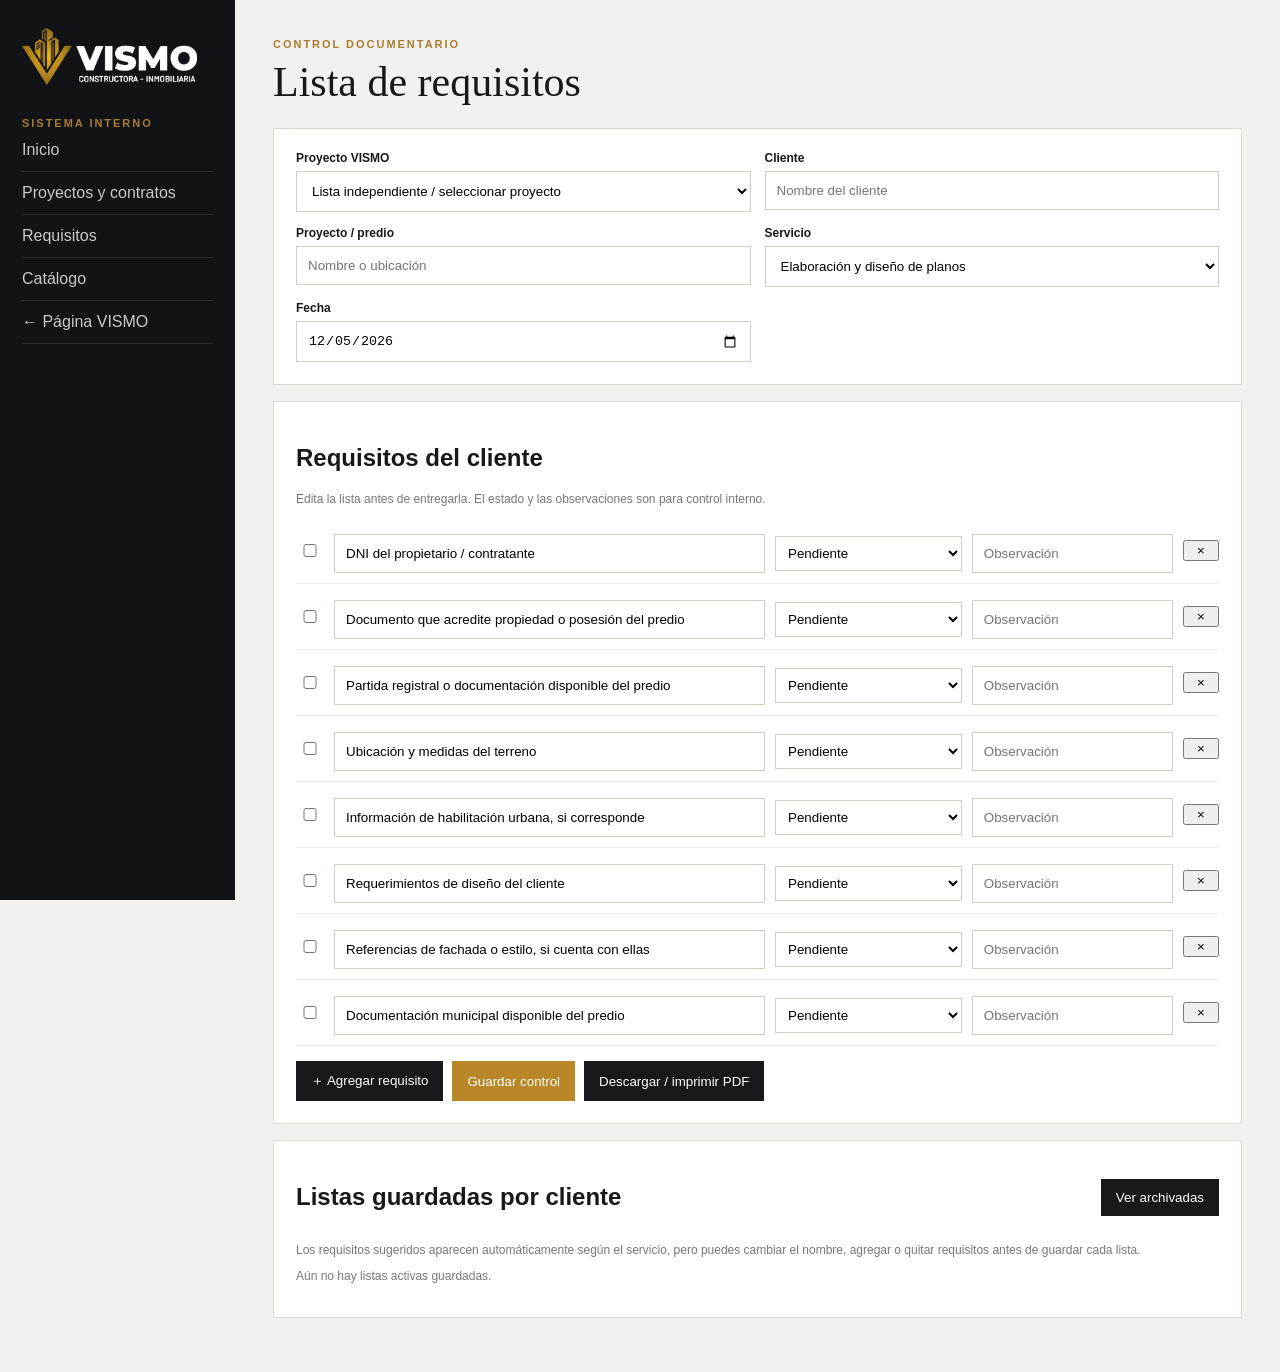
<file: requisitos.html>
<!doctype html><html lang="es"><head><meta charset="utf-8"><meta name="viewport" content="width=device-width,initial-scale=1"><title>Requisitos | VISMO</title><style>
*{box-sizing:border-box}body{margin:0;background:#f3f1ed;color:#181818;font-family:Arial,sans-serif}.side{position:fixed;inset:0 auto 0 0;width:235px;background:#111316;color:#fff;padding:28px 22px}.side img{width:175px;margin-bottom:28px}.side a{display:block;color:#c9c9c9;text-decoration:none;padding:12px 0;border-bottom:1px solid #2a2c30}.side a:hover{color:#c99b43}.main{margin-left:235px;padding:38px;max-width:1200px}.ey{font-size:11px;letter-spacing:.18em;color:#a87d30;font-weight:bold}h1{font:42px Georgia;margin:8px 0 22px}.panel{background:#fff;border:1px solid #ddd7ce;padding:22px;margin:16px 0}.grid{display:grid;grid-template-columns:repeat(2,1fr);gap:14px}label{font-size:12px;font-weight:bold}input,select,textarea{width:100%;padding:11px;margin-top:6px;border:1px solid #d5cec4;background:#fff}.item{display:grid;grid-template-columns:28px 1.5fr .65fr .7fr 36px;gap:10px;align-items:center;padding:10px 0;border-bottom:1px solid #eee}.item input[type=checkbox]{width:auto;margin:0}.btn{border:0;background:#17191d;color:#fff;padding:11px 15px;cursor:pointer;text-decoration:none;display:inline-block}.gold{background:#b98727}.muted{color:#777;font-size:12px}.actions{display:flex;gap:9px;flex-wrap:wrap;margin-top:15px}.status{padding:8px}.doc{display:none}.note{background:#f8f3e8;border-left:3px solid #b98727;padding:12px;margin:12px 0}@media(max-width:800px){.side{position:static;width:auto}.main{margin:0;padding:20px}.grid{grid-template-columns:1fr}.item{grid-template-columns:24px 1fr}.item>*:nth-child(n+3){grid-column:2}}@media print{body{background:#fff}.side,.main>.ey,.main>h1,.screenOnly{display:none!important}.main{margin:0;padding:0;max-width:none}.doc{display:block;padding:16mm 15mm;font-family:Arial}.dochead{display:flex;justify-content:space-between;align-items:center;border-bottom:2px solid #b98727;padding-bottom:12px}.dochead img{width:190px}.doc h2{font:26px Georgia;margin:20px 0 8px}.doc table{width:100%;border-collapse:collapse;margin-top:18px}.doc th,.doc td{border:1px solid #ccc;padding:9px;text-align:left;font-size:11px}.doc th{background:#f1ede6}.check{font-size:18px}.foot{margin-top:30px;font-size:10px;color:#555}.doc{display:block}}
</style>  <link rel="icon" type="image/png" href="vismo-icon.png?v=37">
  <link rel="shortcut icon" type="image/png" href="vismo-icon.png?v=37">
</head><body><aside class="side"><img src="web/imagenes/logo-vismo-blanco.png"><div class="ey">SISTEMA INTERNO</div><a href="interno.html">Inicio</a><a href="proyectos/index.html">Proyectos y contratos</a><a href="requisitos.html">Requisitos</a><a href="catalogo/index.html">Catálogo</a><a href="web/index.html">← Página VISMO</a></aside><main class="main"><div class="ey">CONTROL DOCUMENTARIO</div><h1>Lista de requisitos</h1><div class="screenOnly"><section class="panel"><div class="grid"><label>Proyecto VISMO<select id="linkedProject"><option value="">Lista independiente / seleccionar proyecto</option></select></label><label>Cliente<input id="client" placeholder="Nombre del cliente"></label><label>Proyecto / predio<input id="project" placeholder="Nombre o ubicación"></label><label>Servicio<select id="service"></select></label><label>Fecha<input id="date" type="date"></label></div></section><section class="panel"><h2>Requisitos del cliente</h2><p class="muted">Edita la lista antes de entregarla. El estado y las observaciones son para control interno.</p><div id="items"></div><div class="actions"><button class="btn" onclick="addItem()">＋ Agregar requisito</button><button class="btn gold" onclick="save()">Guardar control</button><button class="btn" onclick="printClient()">Descargar / imprimir PDF</button></div></section><section class="panel"><div style="display:flex;justify-content:space-between;align-items:center;gap:12px"><h2>Listas guardadas por cliente</h2><button class="btn" type="button" id="toggleArchivedReq">Ver archivadas</button></div><p class="muted">Los requisitos sugeridos aparecen automáticamente según el servicio, pero puedes cambiar el nombre, agregar o quitar requisitos antes de guardar cada lista.</p><div id="saved"></div><div id="archivedSaved" style="display:none;margin-top:18px"></div></section></div><section class="doc" id="doc"><div class="dochead"><img src="proyectos/logo-documento.png"><div><b>LISTA DE REQUISITOS</b><br><span id="dservice"></span></div></div><h2 id="dclient"></h2><div id="dmeta"></div><div class="note">Para iniciar o continuar el servicio, la documentación solicitada deberá entregarse completa, vigente y legible. VISMO podrá solicitar información adicional cuando la naturaleza del proyecto o la entidad competente lo requiera.</div><table><thead><tr><th style="width:45px">✓</th><th>Documento / requisito a entregar</th></tr></thead><tbody id="drows"></tbody></table><div class="foot">VISMO · Constructora - Inmobiliaria · Lista emitida para el proyecto indicado.</div></section></main><script>
const T={
'Elaboración y diseño de planos':['DNI del propietario / contratante','Documento que acredite propiedad o posesión del predio','Partida registral o documentación disponible del predio','Ubicación y medidas del terreno','Información de habilitación urbana, si corresponde','Requerimientos de diseño del cliente','Referencias de fachada o estilo, si cuenta con ellas','Documentación municipal disponible del predio'],
'Licencia de edificación':['DNI del propietario / contratante','Documento que acredite propiedad del predio','Partida registral actualizada o documentación registral disponible','Documentación municipal y antecedentes del predio','Información de habilitación urbana, si corresponde','Firmas del propietario en formularios y expediente cuando sean requeridas','Documentos adicionales que solicite la Municipalidad y correspondan al propietario','Comprobantes o información necesaria para pagos administrativos, según modalidad contratada'],
'Regularización de licencia':['DNI del propietario / contratante','Documento que acredite propiedad del predio','Partida registral y antecedentes registrales disponibles','Documentación de la edificación existente','Planos, licencias o documentos municipales anteriores, si existen','Acceso al inmueble para levantamiento y verificación','Firmas y declaraciones del propietario requeridas por el procedimiento','Documentos adicionales solicitados por la Municipalidad que correspondan al propietario'],
'Habilitación urbana':['DNI / RUC del propietario','Título o documento de propiedad','Partida registral del predio','Documentación catastral disponible','Información y antecedentes municipales del terreno','Documentos o factibilidades de servicios disponibles, cuando correspondan','Firmas, autorizaciones y declaraciones del propietario','Documentos adicionales solicitados por Municipalidad u otras entidades que correspondan al propietario'],
'Obra a todo costo':['DNI / RUC del propietario o contratante','Documento que acredite disponibilidad del predio','Planos del proyecto aprobados o definitivos','Licencia de edificación, cuando corresponda','Acceso disponible a la obra','Área para almacenamiento de materiales','Condiciones de agua y energía según contrato','Información sobre restricciones del predio'],
'Construcción':['DNI / RUC del propietario o contratante','Documento que acredite disponibilidad del predio','Planos del proyecto aprobados o definitivos','Licencia de edificación, cuando corresponda','Acceso disponible a la obra','Disponibilidad de agua y energía para trabajos, según contrato','Área para almacenamiento de materiales, cuando corresponda','Información sobre condiciones particulares o restricciones del predio']};
let data=[], editing=null; const $=id=>document.getElementById(id); const PKEY='vismoProyectosV6Contracts'; let projects=JSON.parse(localStorage.getItem(PKEY)||'[]'); Object.keys(T).forEach(x=>service.add(new Option(x,x))); projects.forEach((p,i)=>linkedProject.add(new Option(`${p.client||'Sin cliente'} · ${p.type} · ${p.code||''}`,String(i)))); date.value=new Date().toISOString().slice(0,10); service.onchange=loadTemplate; linkedProject.onchange=()=>{if(linkedProject.value==='')return;let p=projects[+linkedProject.value];client.value=p.client||'';project.value=p.site||p.projectType||'';if([...service.options].some(o=>o.value===p.type)){service.value=p.type;loadTemplate()}editing=null;renderSaved()}; function loadTemplate(){let tpl=T[service.value]||T['Construcción']||[];data=tpl.map(x=>({text:x,status:'Pendiente',note:''}));render()} function render(){items.innerHTML=data.map((x,i)=>`<div class="item"><input type="checkbox" ${x.status==='Recibido'?'checked':''} onchange="data[${i}].status=this.checked?'Recibido':'Pendiente';render()"><input value="${esc(x.text)}" onchange="data[${i}].text=this.value"><select class="status" onchange="data[${i}].status=this.value;render()">${['Pendiente','Solicitado','Recibido','Observado','No aplica'].map(v=>`<option ${x.status===v?'selected':''}>${v}</option>`).join('')}</select><input placeholder="Observación" value="${esc(x.note)}" onchange="data[${i}].note=this.value"><button onclick="data.splice(${i},1);render()">×</button></div>`).join('')} function esc(s){return String(s||'').replace(/&/g,'&amp;').replace(/"/g,'&quot;').replace(/</g,'&lt;')} function addItem(){data.push({text:'Nuevo requisito',status:'Pendiente',note:''});render()} function save(){let all=JSON.parse(localStorage.getItem('vismoRequisitos')||'[]'),o={id:editing||Date.now(),contractCode:linkedProject.value===''?'':(projects[+linkedProject.value]?.code||''),client:client.value,project:project.value,service:service.value,date:date.value,items:data};let k=all.findIndex(x=>x.id===o.id);if(k>=0)all[k]=o;else all.unshift(o);localStorage.setItem('vismoRequisitos',JSON.stringify(all));editing=o.id;renderSaved();alert('Lista guardada en el control interno.')} function renderSaved(){let all=JSON.parse(localStorage.getItem('vismoRequisitos')||'[]'),active=all.filter(x=>!x.archived),arch=all.filter(x=>x.archived);let row=x=>`<div style="display:flex;align-items:center;justify-content:space-between;gap:12px;padding:10px 0;border-bottom:1px solid #eee"><span><b>${esc(x.client||'Sin nombre')}</b> · ${esc(x.service)} · ${x.items.filter(i=>i.status==='Recibido').length}/${x.items.length} recibidos</span><span style="display:flex;gap:6px;flex-wrap:wrap"><button onclick="openSaved(${x.id})">Editar</button><button onclick="archiveSaved(${x.id})">${x.archived?'Restaurar':'Archivar'}</button><button onclick="deleteSaved(${x.id})">Eliminar</button></span></div>`;saved.innerHTML=active.length?active.map(row).join(''):'<p class="muted">Aún no hay listas activas guardadas.</p>';archivedSaved.innerHTML=arch.length?'<h3>Archivadas</h3>'+arch.map(row).join(''):'<p class="muted">No hay listas archivadas.</p>'}
function archiveSaved(id){let all=JSON.parse(localStorage.getItem('vismoRequisitos')||'[]'),x=all.find(x=>x.id===id);if(!x)return;x.archived=!x.archived;localStorage.setItem('vismoRequisitos',JSON.stringify(all));renderSaved()}
function deleteSaved(id){if(!confirm('¿Eliminar definitivamente esta lista de requisitos?'))return;let all=JSON.parse(localStorage.getItem('vismoRequisitos')||'[]').filter(x=>x.id!==id);localStorage.setItem('vismoRequisitos',JSON.stringify(all));if(editing===id)editing=null;renderSaved()}
toggleArchivedReq.onclick=()=>{let open=archivedSaved.style.display!=='none';archivedSaved.style.display=open?'none':'block';toggleArchivedReq.textContent=open?'Ver archivadas':'Ocultar archivadas'}; function openSaved(id){let x=JSON.parse(localStorage.getItem('vismoRequisitos')||'[]').find(x=>x.id===id);if(!x)return;editing=x.id;client.value=x.client;project.value=x.project;service.value=x.service;date.value=x.date;data=x.items;let pi=projects.findIndex(p=>p.code===x.contractCode);linkedProject.value=pi>=0?String(pi):'';render();scrollTo(0,0)} function printClient(){dservice.textContent=service.value;dclient.textContent=client.value||'Cliente';dmeta.textContent=(project.value?'Proyecto: '+project.value+' · ':'')+'Fecha: '+date.value;drows.innerHTML=data.filter(x=>x.status!=='No aplica').map(x=>`<tr><td class="check">☐</td><td>${esc(x.text)}</td></tr>`).join('');window.print()} let qp=new URLSearchParams(location.search),qcode=qp.get('code');if(qcode){let pi=projects.findIndex(p=>p.code===qcode);if(pi>=0){linkedProject.value=String(pi);linkedProject.onchange()}}else loadTemplate();renderSaved();
</script></body></html>
</file>
<file: proyectos/style.css>
*{box-sizing:border-box}body{margin:0;font-family:Inter,Arial,sans-serif;background:#f2f1ed;color:#1b1b1b}.shell{display:flex;min-height:100vh}.side{width:235px;background:#111214;color:white;padding:28px 20px;position:fixed;inset:0 auto 0 0;display:flex;flex-direction:column;gap:8px}.sideLogo{width:150px;max-height:70px;object-fit:contain;object-position:left center;margin:0 0 8px}.product{font-size:11px;letter-spacing:2.2px;color:#c9a76a;margin-bottom:25px}.nav{border:0;background:transparent;color:#bbb;text-align:left;padding:13px 14px;border-radius:8px;font-size:14px;cursor:pointer}.nav:hover,.nav.active{background:#242528;color:#fff}.primaryNav{border:1px solid #8e7346;color:#e2c38c}.sidefoot{margin-top:auto;color:#777;font-size:9px;line-height:1.7;letter-spacing:1.4px}.main{margin-left:235px;width:calc(100% - 235px);padding:46px 5vw 80px}.view{max-width:1120px;margin:auto}.hidden{display:none!important}.eyebrow{font-size:10px;letter-spacing:2.5px;color:#9b7b43;font-weight:700}.hero{display:flex;justify-content:space-between;align-items:flex-start;padding:40px 0 28px;border-bottom:1px solid #d8d4cb}.hero h1,.view>h1{font-family:Georgia,serif;font-weight:400;font-size:44px;margin:9px 0 12px}.lead{max-width:650px;color:#686868;line-height:1.7}.badge{border:1px solid #c9b58e;padding:10px 14px;font-size:11px;color:#8d713f}.cards{display:grid;grid-template-columns:repeat(3,1fr);gap:16px;margin:25px 0}.card,.panel{background:#fff;border:1px solid #dedbd4;border-radius:10px;padding:24px;box-shadow:0 5px 20px #00000008}.card small{display:block;color:#888;font-size:9px;letter-spacing:1.5px}.card strong{display:block;font-family:Georgia,serif;font-size:25px;margin-top:12px}.panel{margin:18px 0}.panel h2{font-size:11px;letter-spacing:1.7px;margin:0 0 20px;color:#8d713f}.sub{font-size:12px;margin:22px 0 10px}.grid{display:grid;grid-template-columns:repeat(2,minmax(0,1fr));gap:16px}label{font-size:11px;color:#5e5e5e;display:flex;flex-direction:column;gap:7px}input,select,textarea{font:inherit;font-size:13px;border:1px solid #d5d1c8;background:#fbfbf9;padding:11px 12px;border-radius:6px;color:#222}textarea{resize:vertical}.checks{display:grid;grid-template-columns:repeat(2,1fr);gap:8px 18px;margin-bottom:16px}.checks label{flex-direction:row;align-items:flex-start;background:#f8f7f3;padding:11px;border-radius:6px;line-height:1.4}.checks input{margin:2px 7px 0 0}.btn{border:1px solid #c9c4b9;background:#fff;padding:10px 15px;border-radius:6px;cursor:pointer}.gold{background:#a6844d;color:#fff;border-color:#a6844d}.actions{display:flex;justify-content:flex-end;gap:10px;margin-top:22px}.notice,.rule{background:#f6f2e9;border-left:3px solid #aa8952;padding:12px 14px;margin-top:14px;font-size:12px;line-height:1.6}.rule{margin:8px 0}.payrow,.listitem{display:grid;grid-template-columns:2fr 1fr auto;gap:8px;margin:8px 0;align-items:center}.listitem{grid-template-columns:2fr 2fr 1fr auto;background:#fff;border:1px solid #ddd;padding:15px;border-radius:8px}.hint{font-size:11px;color:#777}.ok{color:#3e7650}.bad{color:#a33}.modal{position:fixed;inset:0;background:#000b;z-index:20;overflow:auto;padding:35px}.paper{position:relative;max-width:920px;margin:auto;background:#ddd;padding:22px;border-radius:8px}.close{position:absolute;right:7px;top:4px;border:0;background:transparent;font-size:30px;cursor:pointer;z-index:3}.doc{background:white;max-width:794px;margin:auto;padding:48px 55px;color:#242424;box-shadow:0 3px 20px #0002}.docHeader{display:flex;justify-content:space-between;align-items:flex-start;border-bottom:2px solid #b2925a;padding-bottom:18px;margin-bottom:18px}.docHeader img{width:150px;max-height:55px;object-fit:contain;object-position:left}.docKicker{font-size:8px;letter-spacing:1.3px;color:#8d713f;text-align:right}.docTitle{font-family:Georgia,serif;font-size:20px;text-align:right;line-height:1.15;margin-top:7px}.meta{display:grid;grid-template-columns:130px 1fr;border:1px solid #ded8cc;font-size:10px;margin-bottom:22px}.meta>*{padding:7px 9px;border-bottom:1px solid #eee}.meta b{background:#f6f3ed;color:#6f5a35}.doc p,.doc li{font-family:Arial,sans-serif;font-size:10.5px;line-height:1.55;text-align:justify}.sec{margin:18px 0}.sec h3{font-size:10px;letter-spacing:1.15px;color:#8d713f;border-bottom:1px solid #ddd;padding-bottom:6px}.summary{width:100%;border-collapse:collapse;font-size:10px}.summary td,.summary th{border:1px solid #ddd;padding:7px;text-align:left}.signs{display:grid;grid-template-columns:1fr 1fr;gap:60px;margin-top:60px;text-align:center;font-size:9px}.signline{border-top:1px solid #333;padding-top:8px}.receipt{border:1px solid #ddd;padding:18px;margin:14px 0;font-size:10px}.previewActions{display:flex;justify-content:center;gap:10px;margin-top:15px}.pagebreak{page-break-before:always}@media(max-width:800px){.side{position:static;width:100%;height:auto}.shell{display:block}.main{margin:0;width:100%;padding:25px}.grid,.checks,.cards{grid-template-columns:1fr}.modal{padding:8px}.doc{padding:30px 25px}}@page{size:A4;margin:12mm 14mm}@media print{body>*:not(.modal){display:none!important}.modal{position:static;background:white;padding:0}.paper{padding:0;background:white}.close,.previewActions{display:none!important}.doc{box-shadow:none;max-width:none;margin:0;padding:15mm 16mm}.sec{break-inside:auto}.sec h3{break-after:avoid-page;page-break-after:avoid}.sec p,.sec ul{orphans:3;widows:3}.signs,.receipt{break-inside:avoid;page-break-inside:avoid}}.sideLinks{display:flex;flex-direction:column;gap:8px;margin-top:18px;padding-top:16px;border-top:1px solid #2d2e31}.sideLinks a{font-size:10px;color:#c9a76a;text-decoration:none;line-height:1.4}.homeActions,.toolbar{display:flex;gap:10px;flex-wrap:wrap}.accent{border-top:3px solid #a6844d}.clientNotice{font-size:13px;margin:0 0 18px}.floorCard{border:1px solid #ddd8ce;border-radius:9px;padding:16px;margin:12px 0;background:#fbfaf7}.floorHead{display:flex;gap:10px;justify-content:space-between}.floorHead input{font-family:Georgia,serif;font-size:18px;background:transparent;border:0;border-bottom:1px solid #ddd;border-radius:0;padding:5px}.roomQuick{display:flex;gap:6px;flex-wrap:wrap;margin:14px 0}.roomQuick button{border:1px solid #ddd5c6;background:#fff;border-radius:20px;padding:7px 10px;font-size:10px;cursor:pointer}.roomList{display:flex;gap:8px;flex-wrap:wrap}.roomChip{padding:9px 11px;border-radius:8px;border:1px solid #d8d1c4;background:#fff;cursor:pointer;font-size:11px}.roomChip span{display:block;font-size:8px;letter-spacing:.8px;text-transform:uppercase;color:#8d713f;margin-top:3px}.roomChip.wanted{opacity:.72;border-style:dashed}.softWarn{background:#fff8e9;border:1px solid #ead9b8;border-radius:7px;padding:10px 12px;margin:10px 0;font-size:11px;line-height:1.5}.diagramFloor{margin:18px 0;padding-top:12px;border-top:1px solid #e1ddd4}.diagramFloor h3{font-family:Georgia,serif;font-weight:400}.bubbles{display:flex;flex-wrap:wrap;gap:12px;align-items:center}.bubble{min-width:110px;min-height:72px;border:1px solid #b89a67;border-radius:50%;display:flex;flex-direction:column;align-items:center;justify-content:center;padding:13px;text-align:center;background:#fff;font-size:11px}.bubble.wanted{border-style:dashed;opacity:.7}.bubble small{font-size:8px;color:#777;margin-top:4px}.linkCards{display:grid;grid-template-columns:1fr 1fr;gap:12px;margin-top:18px}.linkCards a{display:flex;flex-direction:column;gap:6px;padding:18px;border:1px solid #d8d1c4;border-radius:8px;text-decoration:none;color:#222;background:#faf8f3}.linkCards a b{color:#8d713f}.linkCards a span{font-size:11px;color:#666}.miniModal{position:relative;max-width:520px;margin:8vh auto;background:white;border-radius:10px;padding:28px}.miniModal label{margin:12px 0}.checkLine{display:flex;gap:20px;flex-wrap:wrap}.checkLine label{flex-direction:row;align-items:center}.importBtn{display:inline-block;border:1px solid #c9c4b9;background:#fff;padding:10px 15px;border-radius:6px;cursor:pointer;font-size:13px;color:#222}.tiny{padding:6px 9px;font-size:10px}@media(max-width:800px){.linkCards{grid-template-columns:1fr}.floorHead{align-items:center}.roomQuick{max-height:150px;overflow:auto}}

.timelinePaper{max-width:1000px;background:#f2f1ed}.timelineWrap{background:#fff;padding:28px;border-radius:10px}.timelineTop{display:flex;justify-content:space-between;gap:20px;align-items:flex-start;border-bottom:1px solid #ddd8ce;padding-bottom:18px;margin-bottom:22px}.timelineTop h2{font-family:Georgia,serif;font-weight:400;margin:5px 0}.timeline{display:flex;gap:0;overflow-x:auto;padding:18px 4px 24px}.stage{min-width:145px;position:relative;padding:0 8px;text-align:center}.stage:before{content:"";position:absolute;top:17px;left:0;right:0;height:2px;background:#d9d5cc;z-index:0}.stage:first-child:before{left:50%}.stage:last-child:before{right:50%}.stageDot{position:relative;z-index:1;width:34px;height:34px;border-radius:50%;border:2px solid #b79a68;background:#fff;margin:0 auto 9px;display:flex;align-items:center;justify-content:center;font-size:12px}.stage.done .stageDot{background:#a6844d;color:#fff}.stage.active .stageDot{box-shadow:0 0 0 5px #a6844d22}.stage b{display:block;font-size:10px;line-height:1.35}.stage small{display:block;color:#777;margin-top:5px;font-size:9px}.timelineControls{display:grid;grid-template-columns:repeat(2,minmax(0,1fr));gap:12px}.timelineRow{border:1px solid #dedbd4;border-radius:8px;padding:12px;background:#faf9f6}.timelineRow label{margin-top:7px}.timelineRow select,.timelineRow input,.timelineRow textarea{width:100%}.timelineActions{display:flex;justify-content:flex-end;margin-top:18px}.projectActions{display:flex;gap:6px;flex-wrap:wrap}@media(max-width:800px){.timelineControls{grid-template-columns:1fr}.stage{min-width:125px}}
@media print{.signs{break-inside:auto!important;page-break-inside:auto!important;margin-top:35px}.signline{break-inside:avoid;page-break-inside:avoid}.receipt{break-inside:avoid!important;page-break-inside:avoid!important}.sec:last-of-type{break-inside:auto!important;page-break-inside:auto!important}}

/* V12: expediente detallado y firmas */
.contractSignatures{margin-top:85px;margin-bottom:34px}
.paymentControl{margin-top:30px;page-break-before:auto;break-before:auto}
.expedienteRow{grid-column:1/-1}
.expChecklist{margin:12px 0 4px;padding:12px;border:1px solid #ddd8ce;border-radius:7px;background:#fff}
.expTitle{font-size:9px;letter-spacing:1.4px;color:#8d713f;font-weight:700;margin-bottom:8px}
.expCheck{display:flex;flex-direction:row;align-items:flex-start;gap:8px;padding:6px 0;border-bottom:1px solid #eee9df;font-size:11px;color:#333}
.expCheck:last-child{border-bottom:0}.expCheck input{margin:1px 0 0;padding:0;width:auto}.expCheck span{line-height:1.35}
@media print{
  .contractSignatures{margin-top:22mm!important;margin-bottom:10mm!important;break-inside:avoid!important;page-break-inside:avoid!important}
  .paymentControl{page-break-before:auto!important;break-before:auto!important;margin-top:8mm!important}
}

/* V13 */
.spouseFields{grid-column:1/-1;display:grid;grid-template-columns:repeat(2,minmax(0,1fr));gap:16px;padding:14px;border:1px solid #e1ddd4;border-radius:8px;background:#faf8f3}.terrainThumb{max-width:260px;max-height:190px;object-fit:contain;border:1px solid #ddd;padding:5px;background:#fff}.receipt{min-height:145px;padding-bottom:30px}.receipt .signatureSpace{height:48px}.favGrid img{cursor:zoom-in}@media(max-width:800px){.spouseFields{grid-template-columns:1fr}}
@media print{.receipt{min-height:42mm!important;padding-bottom:8mm!important}.contractSignatures{margin-top:28mm!important}}
</file>
<file: web/styles.css>
:root{--ink:#202522;--paper:#f2f0e9;--amber:#c59422;--amber-dark:#a87918;--muted:#747871;--line:rgba(32,37,34,.16)}
*{box-sizing:border-box}
html{scroll-behavior:smooth}
body{margin:0;background:var(--paper);color:var(--ink);font-family:Arial,sans-serif}
a{color:inherit;text-decoration:none}
svg{width:1.1em;height:1.1em;fill:none;stroke:currentColor;stroke-width:1.6;stroke-linecap:round;stroke-linejoin:round}
.svg-defs{position:absolute;width:0;height:0;overflow:hidden}
.section{padding:110px max(6vw,32px)}
.header{position:absolute;z-index:5;inset:0 0 auto;display:flex;align-items:center;justify-content:space-between;padding:20px 5vw;color:#fff;border-bottom:1px solid #ffffff32}
.brand{display:flex;align-items:center}.brand img{display:block;width:190px;height:62px;object-fit:contain;object-position:left center}
.header nav{display:flex;gap:36px;font-size:12px;letter-spacing:.14em;text-transform:uppercase}
.head-cta,.button{display:inline-flex;align-items:center;gap:18px;font-size:12px;text-transform:uppercase;letter-spacing:.12em}
.head-cta{border:1px solid #ffffff66;padding:14px 18px}
.menu-button {
  width: 48px;
  height: 48px;
  padding: 5px;
  color: white;
  background: transparent;
  border: 1px solid rgba(255, 255, 255, 0.55);
  cursor: pointer;

  display: none;
  flex-direction: column;
  align-items: center;
  justify-content: center;
  gap: 1px;
}

.menu-icon {
  font-size: 23px;
  line-height: 20px;
}

.menu-text {
  font-family: Arial, sans-serif;
  font-size: 7px;
  letter-spacing: 1px;
  line-height: 10px;
}
.hero{min-height:100vh;position:relative;display:flex;align-items:center;color:#fff;background:#202522 url('imagenes/hero-vismo.png') center/cover no-repeat}
.shade{position:absolute;inset:0;background:linear-gradient(90deg,#151a17ed 0%,#151a1799 46%,#151a171e 82%),linear-gradient(0deg,#0a0e0c66,transparent 55%)}
.hero-copy{position:relative;z-index:2;padding:150px 7vw 80px;max-width:900px}
.eyebrow,.label{text-transform:uppercase;letter-spacing:.2em;font-size:12px}.eyebrow{display:flex;align-items:center;gap:12px;color:#ddd}.eyebrow span{width:38px;height:1px;background:var(--amber)}
h1,h2{font-family:Georgia,serif;font-weight:400;letter-spacing:-.035em}h1{font-size:clamp(54px,7.5vw,108px);line-height:.94;margin:28px 0}h1 em,h2 em{color:var(--amber);font-weight:400}
.hero-copy>p:last-of-type{font-size:16px;line-height:1.7;color:#ddd;max-width:550px}.actions{display:flex;align-items:center;gap:35px;margin-top:42px}.button{padding:18px 23px}.amber{background:var(--amber)}.under{font-size:12px;text-transform:uppercase;letter-spacing:.12em;border-bottom:1px solid #ffffff80;padding-bottom:8px}
.hero aside{position:absolute;z-index:2;right:5vw;bottom:38px;display:flex;gap:18px;border-left:2px solid var(--amber);padding-left:18px}.hero aside strong{font:400 24px Georgia}.hero aside span{font-size:12px;line-height:1.6;text-transform:uppercase;letter-spacing:.14em;color:#ddd}
.label{color:#898d86;margin-bottom:60px}.two{display:grid;grid-template-columns:1.05fr .8fr;gap:10vw}.section h2{font-size:clamp(44px,5.2vw,75px);line-height:1.05;margin:0}.body{padding-top:8px}.body p{line-height:1.75;color:#646861}.body .lead{font:25px/1.55 Georgia;color:var(--ink);margin-top:0}.line-link{display:inline-flex;align-items:center;gap:45px;margin-top:30px;padding-bottom:10px;border-bottom:1px solid var(--ink);font-size:15px;text-transform:uppercase;letter-spacing:.14em}
.values{display:grid;grid-template-columns:repeat(3,1fr);gap:0;margin-top:90px}.values article{padding:34px 6vw 20px 0}.values span,.service-list>article>span{font-family:Georgia;color:var(--amber);font-size:13px}.values h3{font:400 28px Georgia;margin:8px 0}.values p{font-size:20px;line-height:1.7;color:#6c7069}
.services{background:var(--ink);color:#fff}.heading{display:grid;grid-template-columns:1.4fr .55fr;align-items:end;gap:10vw;margin-bottom:65px}.heading>p{color:#aeb2ad;line-height:1.75}.service-list{border-top:1px solid #ffffff2d}.service-list article{display:grid;grid-template-columns:80px 1fr 1fr 50px;gap:35px;align-items:center;padding:30px 5px;border-bottom:1px solid #ffffff24;transition:.25s}.service-list article:hover{background:#ffffff08;padding-left:16px}.service-list h3{font:400 27px Georgia;margin:0 0 7px}.service-list small{color:var(--amber);font: size 12px;px;text-transform:uppercase;letter-spacing:.14em}.service-list p{color:#aeb2ad;font-size:18px;line-height:1.7}.service-list i,.meta i{display:grid;place-items:center;border:1px solid #ffffff40;width:42px;height:42px;border-radius:50%}
.projects{background:#e6e2d9}.projects .heading>p{color:#646861}.projects-hint{margin:-34px 0 22px;color:var(--amber-dark);font-size:12px;text-transform:uppercase;letter-spacing:.12em}.project-grid{display:flex;overflow-x:auto;gap:22px;padding:0 0 24px;scroll-snap-type:x mandatory;scrollbar-color:var(--amber) #cac5b9;scrollbar-width:thin}.project{flex:0 0 min(390px,31vw);min-width:0;scroll-snap-align:start}.project summary{display:block;cursor:pointer;list-style:none}.project summary::-webkit-details-marker{display:none}
.visual{height:390px;position:relative;overflow:hidden;background:#777}.visual>img{display:block;width:100%;height:100%;object-fit:cover;transition:transform .45s ease}.onix .visual>img{object-position:center 68%}.project summary:hover .visual>img{transform:scale(1.025)}.visual>small{position:absolute;left:18px;bottom:16px;z-index:3;background:#202522dc;color:#fff;padding:9px 12px;font-size:15px;text-transform:uppercase;letter-spacing:.14em}
.visual::after{content:"";position:absolute;z-index:2;top:16px;right:16px;width:118px;height:46px;background:url('imagenes/logo-vismo-blanco.png') center/contain no-repeat;opacity:.32;filter:drop-shadow(0 1px 3px #0007);pointer-events:none}
.meta{display:grid;grid-template-columns:34px 1fr 42px;gap:12px;align-items:center;padding:18px 0}.meta>b{color:var(--amber);font-size:15px}.meta h3{font:400 24px Georgia;margin:0}.meta p{font-size:15px;line-height:1.45;text-transform:uppercase;letter-spacing:.1em;color:#777b75}.meta i{border-color:#a7aaa4;transition:.25s}.project[open] .meta i{background:var(--amber);border-color:var(--amber);color:#fff;transform:rotate(90deg)}
.project-process{border-top:2px solid var(--amber);background:#f2f0e9;padding:12px 18px 16px}.project-process article{display:grid;grid-template-columns:28px 1fr;gap:10px;padding:13px 0;border-bottom:1px solid var(--line)}.project-process article:last-child{border:0}.project-process span{color:var(--amber);font:12px Georgia}.project-process h4{margin:0 0 4px;font:400 17px Georgia}.project-process p{margin:0;color:var(--muted);font-size:15px;line-height:1.5}
.action-gallery{background:var(--ink);color:#fff}.gallery-heading{display:grid;grid-template-columns:1.35fr .65fr;gap:9vw;align-items:end;margin-bottom:54px}.gallery-heading h2{font-size:clamp(44px,5.2vw,75px);line-height:1.05;margin:0}.gallery-heading>p{color:#b8bbb7;line-height:1.75;margin:0}
.collage{display:grid;grid-template-columns:repeat(6,minmax(0,1fr));grid-template-rows:repeat(4,clamp(125px,11vw,180px));gap:10px}.collage figure{position:relative;margin:0;overflow:hidden;background:#303632}.collage img{display:block;width:100%;height:100%;object-fit:cover;transition:transform .45s ease,filter .45s ease}.collage figure:hover img{transform:scale(1.035);filter:brightness(1.07)}
.collage figure:nth-child(1){grid-column:1/3;grid-row:1/4}.collage figure:nth-child(2){grid-column:3;grid-row:1}.collage figure:nth-child(3){grid-column:4;grid-row:1}.collage figure:nth-child(4){grid-column:5/7;grid-row:1}.collage figure:nth-child(5){grid-column:3;grid-row:2}.collage figure:nth-child(5) img{object-position:center}.collage figure:nth-child(6){grid-column:4;grid-row:2}.collage figure:nth-child(7){grid-column:5;grid-row:2}.collage figure:nth-child(8){grid-column:6;grid-row:2}.collage figure:nth-child(9){grid-column:4/6;grid-row:3/5}.collage figure:nth-child(10){grid-column:3;grid-row:3/5}.collage figure:nth-child(11){grid-column:1;grid-row:4}.collage figure:nth-child(12){grid-column:2;grid-row:4}.collage figure:nth-child(13){grid-column:6;grid-row:3/5}
.process .two{grid-template-columns:1fr 1fr}.steps article{display:grid;grid-template-columns:55px 1fr;gap:20px;padding:26px 0;border-top:1px solid var(--line)}.steps article:last-child{border-bottom:1px solid var(--line)}.steps span{font-family:Georgia;color:var(--amber)}.steps h3{font:400 24px Georgia;margin:0 0 8px}.steps p{margin:0;color:var(--muted);line-height:1.5;font-size:15px}
.testimonials{background:#ddd8cc}.testimonials .heading>p{color:#646861}.testimonial-grid{display:grid;grid-template-columns:repeat(3,minmax(0,1fr));gap:18px}.testimonial-grid article{position:relative;background:var(--paper);padding:32px;min-height:340px;display:flex;flex-direction:column}.testimonial-grid>article>span{font:62px Georgia;color:var(--amber);line-height:.7}.testimonial-grid>article>p{font:18px/1.5 Georgia;margin:22px 0 auto}.testimonial-grid article div{border-top:1px solid var(--line);padding-top:18px;display:flex;flex-direction:column}.testimonial-grid b{font-size:15px;text-transform:uppercase;letter-spacing:.1em}.testimonial-grid small{color:var(--muted);margin-top:5px}.testimonial-grid article>i{position:absolute;right:22px;bottom:24px;color:var(--amber);font-style:normal;font-size:15px}
.contact{background:var(--amber);text-align:center;color:#fff;padding-top:120px;padding-bottom:80px}.contact .eyebrow{justify-content:center;color:#fff}.contact .eyebrow span{background:#fff}.contact h2{font-size:clamp(48px,6.5vw,90px);line-height:1;margin:25px auto}.contact h2 em{color:var(--ink)}.contact>p:not(.eyebrow){max-width:580px;margin:0 auto 35px;line-height:1.7}.light{background:#fff;color:var(--ink)}.outline{border:1px solid #ffffffb3}.contact-actions{display:flex;justify-content:center;gap:14px;flex-wrap:wrap}.contact-info{display:flex;justify-content:space-between;margin-top:90px;padding-top:25px;border-top:1px solid #ffffff59;font-size:15px;text-transform:uppercase;letter-spacing:.16em}
footer{background:#171b18;color:#aaa;display:flex;align-items:center;justify-content:space-between;padding:30px 5vw;font-size:15px;text-transform:uppercase;letter-spacing:.12em}footer .brand img{width:165px;height:54px}
@media(max-width:850px){
  .header{padding:14px 22px;flex-wrap:wrap}.header nav{display:none;width:100%;flex-direction:column;gap:0;padding-top:12px}.header nav.open{display:flex}.header nav a{padding:13px 0;border-top:1px solid #ffffff25}.menu-button{display:block}.head-cta {
  font-size: 8px;
  padding: 10px 8px;
  gap: 5px;
  white-space: nowrap;
}

.head-cta svg {
  width: 13px;
  height: 13px;
}.brand img{width:145px;height:50px}
  .hero-copy{padding-left:25px;padding-right:25px}.actions{align-items:flex-start;flex-direction:column}.hero aside{display:none}
  .two,.heading,.process .two,.gallery-heading{grid-template-columns:1fr;gap:40px}.values{grid-template-columns:1fr}.values article{padding:25px 0}
  .service-list article{grid-template-columns:35px 1fr 40px;gap:15px}.service-list article>p{grid-column:2/4}
  .project{flex-basis:82vw}.visual{height:420px}.testimonial-grid{grid-template-columns:1fr}.section{padding:80px 25px}
  .collage{grid-template-columns:repeat(2,minmax(0,1fr));grid-template-rows:repeat(7,150px);gap:8px}.collage figure{grid-column:auto!important;grid-row:auto!important}.collage figure:last-child{grid-column:1/3!important}
  .contact-info,footer{flex-direction:column;gap:20px}footer{text-align:center}
}
@media(max-width:480px){h1{font-size:51px}.brand img{width:130px;height:45px}.button{width:100%;justify-content:center}.visual{height:350px}.project{flex-basis:86vw}.collage{grid-template-rows:repeat(7,145px);gap:7px}}
@media(prefers-reduced-motion:reduce){html{scroll-behavior:auto}*{transition:none!important}}
.contact-links {
  display: flex;
  align-items: center;
  justify-content: flex-end;
  gap: 10px;
}

.contact-email {
  transition: opacity 0.25s ease;
}

.contact-email:hover {
  opacity: 0.7;
}

.social-links {
  display: flex;
  align-items: center;
  gap: 10px;
  margin-left: 10px;
}

.social-links a {
  display: grid;
  place-items: center;
  width: 38px;
  height: 38px;
  border: 1px solid rgba(255, 255, 255, 0.65);
  border-radius: 50%;
  color: white;
  font-size: 17px;
  transition:
    background 0.25s ease,
    color 0.25s ease,
    transform 0.25s ease;
}

.social-links a:hover {
  background: white;
  color: #202522;
  transform: translateY(-3px);
}

@media (max-width: 850px) {
  .contact-links {
    flex-direction: column;
    justify-content: center;
  }

  .social-links {
    margin-left: 0;
    margin-top: 8px;
  }
}
/* MENÚ HAMBURGUESA: oculto en computadora */
.menu-button {
  display: none !important;
}

/* MENÚ HAMBURGUESA: visible únicamente en celular */
@media (max-width: 850px) {
  .menu-button {
    display: flex !important;
    width: 54px;
    height: 54px;
    padding: 6px;
    flex-direction: column;
    align-items: center;
    justify-content: center;
    gap: 4px;
  }

  .menu-lines {
    display: flex;
    flex-direction: column;
    align-items: center;
    gap: 4px;
  }

  .menu-lines span {
    display: block;
    width: 21px;
    height: 2px;
    background-color: #ffffff;
  }

  .menu-label {
    color: #ffffff;
    font-family: Arial, sans-serif;
    font-size: 7px;
    line-height: 1;
    letter-spacing: 1px;
  }
}
/* OCULTAR EL CUADRADO DEL MENÚ EN COMPUTADORA */
header.header .menu-button {
  display: none !important;
  visibility: hidden !important;
}

/* MOSTRARLO SOLO EN CELULAR */
@media screen and (max-width: 850px) {
  header.header .menu-button {
    display: flex !important;
    visibility: visible !important;
  }
}
/* ==================================================
   MENÚ RESPONSIVO DE VISMO
================================================== */

/* En computadoras: ocultamos el cuadradito */
header.header .menu-button {
  display: none !important;
  visibility: hidden !important;
}

/* En celulares: mostramos el cuadradito */
@media screen and (max-width: 600px) {
  header.header .menu-button {
    display: flex !important;
    visibility: visible !important;
    width: 54px;
    height: 54px;
    padding: 6px;
    flex-direction: column;
    align-items: center;
    justify-content: center;
    gap: 4px;
    color: #ffffff;
    background: transparent;
    border: 1px solid rgba(255, 255, 255, 0.55);
    cursor: pointer;
  }

  .menu-lines {
    display: flex;
    flex-direction: column;
    align-items: center;
    gap: 4px;
  }

  .menu-lines span {
    display: block;
    width: 21px;
    height: 2px;
    background-color: #ffffff;
  }

  .menu-label {
    display: block;
    color: #ffffff;
    font-family: Arial, sans-serif;
    font-size: 7px;
    line-height: 1;
    letter-spacing: 1px;
  }
}

/* GALERÍA VISMO V5 — carrusel en la misma página */
.vismo-carousel{position:relative;display:flex;align-items:center;gap:18px}.gallery-viewport{overflow:hidden;flex:1}.gallery-track{display:flex;gap:12px;transition:transform .45s cubic-bezier(.2,.8,.2,1)}.gallery-track figure{margin:0;flex:0 0 calc((100% - 48px)/5);aspect-ratio:4/5;overflow:hidden;background:#303632;border-radius:2px}.gallery-track img{width:100%;height:100%;display:block;object-fit:cover;transition:transform .35s}.gallery-track figure:hover img{transform:scale(1.035)}.gallery-arrow{flex:0 0 52px;width:52px;height:52px;border-radius:50%;border:1px solid #c59b4b;background:#f7f3ea;color:#171b18;font-size:34px;line-height:1;cursor:pointer;display:grid;place-items:center}.gallery-arrow:hover{background:#c59b4b;color:white}.gallery-dots{display:flex;justify-content:center;gap:9px;margin-top:24px}.gallery-dots button{width:9px;height:9px;border:0;border-radius:50%;padding:0;background:#777;cursor:pointer}.gallery-dots button.active{background:#c59b4b}@media(max-width:900px){.gallery-track figure{flex-basis:calc((100% - 24px)/3)}}@media(max-width:600px){.vismo-carousel{gap:8px}.gallery-arrow{flex-basis:40px;width:40px;height:40px}.gallery-track figure{flex-basis:calc((100% - 12px)/2)}}

/* Acceso interno discreto */
.vismo-footer{background:#111512;color:#8f938f;display:flex;justify-content:center;align-items:center;gap:10px;padding:22px 5%;font:11px Arial,sans-serif;letter-spacing:.08em;border-top:1px solid rgba(255,255,255,.06)}
.internal-lock{color:#b88a2a;text-decoration:none;opacity:.48;font-size:12px;line-height:1;padding:7px;transition:.2s}
.internal-lock:hover,.internal-lock:focus{opacity:1;transform:translateY(-1px)}

/* Corrección de adaptación a ventanas estrechas, octubre 2026. */
.header { gap: 20px; }
.header > .brand, .header > .head-cta { flex-shrink: 0; }
.hero-copy { width: min(900px, 100%); min-width: 0; }
.hero-copy h1, .eyebrow { overflow-wrap: break-word; }
.two > *, .heading > *, .gallery-heading > *, .gallery-viewport { min-width: 0; }
.contact-info, .contact-links { overflow-wrap: anywhere; }
@media (max-width: 1400px) {
  header.header { display: grid; grid-template-columns: minmax(0,1fr) auto auto; gap: 14px 20px; padding: 16px max(24px,4vw); }
  header.header > .brand { grid-column: 1; grid-row: 1; }
  header.header > .head-cta { grid-column: 2; grid-row: 1; white-space: nowrap; font-size: 11px; padding: 12px 14px; gap: 10px; }
  header.header .menu-button { display: flex !important; visibility: visible !important; grid-column: 3; grid-row: 1; width: 54px; height: 54px; flex-direction: column; align-items: center; justify-content: center; gap: 5px; }
  header.header nav { display: none; grid-column: 1 / -1; grid-row: 2; width: 100%; padding: 0; flex-direction: column; gap: 0; }
  header.header nav.open { display: flex; }
  header.header nav a { padding: 14px 0; border-top: 1px solid #ffffff25; }
  header.header:has(nav.open) { background: var(--ink); }
  .menu-lines { display: flex; flex-direction: column; gap: 4px; }
  .menu-lines span { display: block; width: 21px; height: 2px; background: #fff; }
  .menu-label { color: #fff; font: 7px/1 Arial,sans-serif; letter-spacing: 1px; }
}
@media (max-width: 1100px) {
  .hero aside { display: none; }
  .hero-copy .actions { flex-wrap: wrap; }
}
@media (max-width: 850px) {
  .hero-copy { padding: 150px 25px 70px; }
  .hero-copy h1 { font-size: clamp(38px,8.4vw,70px); line-height: 1.02; }
  .eyebrow { font-size: 10px; line-height: 1.6; }
  .eyebrow span { flex: 0 0 24px; }
  .section h2, .gallery-heading h2 { font-size: clamp(36px,7vw,60px); overflow-wrap: break-word; }
  .contact h2 { font-size: clamp(36px,8vw,64px); overflow-wrap: break-word; }
}
@media (max-width: 480px) {
  header.header { grid-template-columns: minmax(0,1fr) 54px; padding: 12px 18px; gap: 10px; }
  header.header .menu-button { grid-column: 2; }
  header.header > .head-cta { grid-column: 1 / -1; grid-row: 2; justify-self: start; font-size: 10px; }
  header.header nav { grid-row: 3; }
  .hero-copy { padding: 180px 20px 60px; }
  .hero-copy .button { gap: 12px; padding: 16px 12px; font-size: 11px; }
  .hero-copy .under { font-size: 11px; line-height: 1.6; }
  .section { padding-left: 20px; padding-right: 20px; }
}
</file>
<file: web/VISMO-web-independiente/styles.css>
:root{--ink:#202522;--paper:#f2f0e9;--amber:#c59422;--amber-dark:#a87918;--muted:#747871;--line:rgba(32,37,34,.16)}
*{box-sizing:border-box}
html{scroll-behavior:smooth}
body{margin:0;background:var(--paper);color:var(--ink);font-family:Arial,sans-serif}
a{color:inherit;text-decoration:none}
svg{width:1.1em;height:1.1em;fill:none;stroke:currentColor;stroke-width:1.6;stroke-linecap:round;stroke-linejoin:round}
.svg-defs{position:absolute;width:0;height:0;overflow:hidden}
.section{padding:110px max(6vw,32px)}
.header{position:absolute;z-index:5;inset:0 0 auto;display:flex;align-items:center;justify-content:space-between;padding:20px 5vw;color:#fff;border-bottom:1px solid #ffffff32}
.brand{display:flex;align-items:center}.brand img{display:block;width:190px;height:62px;object-fit:contain;object-position:left center}
.header nav{display:flex;gap:36px;font-size:12px;letter-spacing:.14em;text-transform:uppercase}
.head-cta,.button{display:inline-flex;align-items:center;gap:18px;font-size:12px;text-transform:uppercase;letter-spacing:.12em}
.head-cta{border:1px solid #ffffff66;padding:14px 18px}
.menu-button{display:none;background:none;border:1px solid #ffffff66;color:#fff;font-size:20px;padding:8px 12px}
.hero{min-height:100vh;position:relative;display:flex;align-items:center;color:#fff;background:#202522 url('imagenes/hero-vismo.png') center/cover no-repeat}
.shade{position:absolute;inset:0;background:linear-gradient(90deg,#151a17ed 0%,#151a1799 46%,#151a171e 82%),linear-gradient(0deg,#0a0e0c66,transparent 55%)}
.hero-copy{position:relative;z-index:2;padding:150px 7vw 80px;max-width:900px}
.eyebrow,.label{text-transform:uppercase;letter-spacing:.2em;font-size:12px}.eyebrow{display:flex;align-items:center;gap:12px;color:#ddd}.eyebrow span{width:38px;height:1px;background:var(--amber)}
h1,h2{font-family:Georgia,serif;font-weight:400;letter-spacing:-.035em}h1{font-size:clamp(54px,7.5vw,108px);line-height:.94;margin:28px 0}h1 em,h2 em{color:var(--amber);font-weight:400}
.hero-copy>p:last-of-type{font-size:16px;line-height:1.7;color:#ddd;max-width:550px}.actions{display:flex;align-items:center;gap:35px;margin-top:42px}.button{padding:18px 23px}.amber{background:var(--amber)}.under{font-size:12px;text-transform:uppercase;letter-spacing:.12em;border-bottom:1px solid #ffffff80;padding-bottom:8px}
.hero aside{position:absolute;z-index:2;right:5vw;bottom:38px;display:flex;gap:18px;border-left:2px solid var(--amber);padding-left:18px}.hero aside strong{font:400 24px Georgia}.hero aside span{font-size:12px;line-height:1.6;text-transform:uppercase;letter-spacing:.14em;color:#ddd}
.label{color:#898d86;margin-bottom:60px}.two{display:grid;grid-template-columns:1.05fr .8fr;gap:10vw}.section h2{font-size:clamp(44px,5.2vw,75px);line-height:1.05;margin:0}.body{padding-top:8px}.body p{line-height:1.75;color:#646861}.body .lead{font:25px/1.55 Georgia;color:var(--ink);margin-top:0}.line-link{display:inline-flex;align-items:center;gap:45px;margin-top:30px;padding-bottom:10px;border-bottom:1px solid var(--ink);font-size:15px;text-transform:uppercase;letter-spacing:.14em}
.values{display:grid;grid-template-columns:repeat(3,1fr);gap:0;margin-top:90px}.values article{padding:34px 6vw 20px 0}.values span,.service-list>article>span{font-family:Georgia;color:var(--amber);font-size:13px}.values h3{font:400 28px Georgia;margin:8px 0}.values p{font-size:20px;line-height:1.7;color:#6c7069}
.services{background:var(--ink);color:#fff}.heading{display:grid;grid-template-columns:1.4fr .55fr;align-items:end;gap:10vw;margin-bottom:65px}.heading>p{color:#aeb2ad;line-height:1.75}.service-list{border-top:1px solid #ffffff2d}.service-list article{display:grid;grid-template-columns:80px 1fr 1fr 50px;gap:35px;align-items:center;padding:30px 5px;border-bottom:1px solid #ffffff24;transition:.25s}.service-list article:hover{background:#ffffff08;padding-left:16px}.service-list h3{font:400 27px Georgia;margin:0 0 7px}.service-list small{color:var(--amber);font: size 12px;px;text-transform:uppercase;letter-spacing:.14em}.service-list p{color:#aeb2ad;font-size:18px;line-height:1.7}.service-list i,.meta i{display:grid;place-items:center;border:1px solid #ffffff40;width:42px;height:42px;border-radius:50%}
.projects{background:#e6e2d9}.projects .heading>p{color:#646861}.projects-hint{margin:-34px 0 22px;color:var(--amber-dark);font-size:12px;text-transform:uppercase;letter-spacing:.12em}.project-grid{display:flex;overflow-x:auto;gap:22px;padding:0 0 24px;scroll-snap-type:x mandatory;scrollbar-color:var(--amber) #cac5b9;scrollbar-width:thin}.project{flex:0 0 min(390px,31vw);min-width:0;scroll-snap-align:start}.project summary{display:block;cursor:pointer;list-style:none}.project summary::-webkit-details-marker{display:none}
.visual{height:390px;position:relative;overflow:hidden;background:#777}.visual>img{display:block;width:100%;height:100%;object-fit:cover;transition:transform .45s ease}.onix .visual>img{object-position:center 68%}.project summary:hover .visual>img{transform:scale(1.025)}.visual>small{position:absolute;left:18px;bottom:16px;z-index:3;background:#202522dc;color:#fff;padding:9px 12px;font-size:15px;text-transform:uppercase;letter-spacing:.14em}
.visual::after{content:"";position:absolute;z-index:2;top:16px;right:16px;width:118px;height:46px;background:url('imagenes/logo-vismo-blanco.png') center/contain no-repeat;opacity:.32;filter:drop-shadow(0 1px 3px #0007);pointer-events:none}
.meta{display:grid;grid-template-columns:34px 1fr 42px;gap:12px;align-items:center;padding:18px 0}.meta>b{color:var(--amber);font-size:15px}.meta h3{font:400 24px Georgia;margin:0}.meta p{font-size:15px;line-height:1.45;text-transform:uppercase;letter-spacing:.1em;color:#777b75}.meta i{border-color:#a7aaa4;transition:.25s}.project[open] .meta i{background:var(--amber);border-color:var(--amber);color:#fff;transform:rotate(90deg)}
.project-process{border-top:2px solid var(--amber);background:#f2f0e9;padding:12px 18px 16px}.project-process article{display:grid;grid-template-columns:28px 1fr;gap:10px;padding:13px 0;border-bottom:1px solid var(--line)}.project-process article:last-child{border:0}.project-process span{color:var(--amber);font:12px Georgia}.project-process h4{margin:0 0 4px;font:400 17px Georgia}.project-process p{margin:0;color:var(--muted);font-size:15px;line-height:1.5}
.action-gallery{background:var(--ink);color:#fff}.gallery-heading{display:grid;grid-template-columns:1.35fr .65fr;gap:9vw;align-items:end;margin-bottom:54px}.gallery-heading h2{font-size:clamp(44px,5.2vw,75px);line-height:1.05;margin:0}.gallery-heading>p{color:#b8bbb7;line-height:1.75;margin:0}
.collage{display:grid;grid-template-columns:repeat(6,minmax(0,1fr));grid-template-rows:repeat(4,clamp(125px,11vw,180px));gap:10px}.collage figure{position:relative;margin:0;overflow:hidden;background:#303632}.collage img{display:block;width:100%;height:100%;object-fit:cover;transition:transform .45s ease,filter .45s ease}.collage figure:hover img{transform:scale(1.035);filter:brightness(1.07)}
.collage figure:nth-child(1){grid-column:1/3;grid-row:1/4}.collage figure:nth-child(2){grid-column:3;grid-row:1}.collage figure:nth-child(3){grid-column:4;grid-row:1}.collage figure:nth-child(4){grid-column:5/7;grid-row:1}.collage figure:nth-child(5){grid-column:3;grid-row:2}.collage figure:nth-child(5) img{object-position:center}.collage figure:nth-child(6){grid-column:4;grid-row:2}.collage figure:nth-child(7){grid-column:5;grid-row:2}.collage figure:nth-child(8){grid-column:6;grid-row:2}.collage figure:nth-child(9){grid-column:4/6;grid-row:3/5}.collage figure:nth-child(10){grid-column:3;grid-row:3/5}.collage figure:nth-child(11){grid-column:1;grid-row:4}.collage figure:nth-child(12){grid-column:2;grid-row:4}.collage figure:nth-child(13){grid-column:6;grid-row:3/5}
.process .two{grid-template-columns:1fr 1fr}.steps article{display:grid;grid-template-columns:55px 1fr;gap:20px;padding:26px 0;border-top:1px solid var(--line)}.steps article:last-child{border-bottom:1px solid var(--line)}.steps span{font-family:Georgia;color:var(--amber)}.steps h3{font:400 24px Georgia;margin:0 0 8px}.steps p{margin:0;color:var(--muted);line-height:1.5;font-size:15px}
.testimonials{background:#ddd8cc}.testimonials .heading>p{color:#646861}.testimonial-grid{display:grid;grid-template-columns:repeat(3,minmax(0,1fr));gap:18px}.testimonial-grid article{position:relative;background:var(--paper);padding:32px;min-height:340px;display:flex;flex-direction:column}.testimonial-grid>article>span{font:62px Georgia;color:var(--amber);line-height:.7}.testimonial-grid>article>p{font:18px/1.5 Georgia;margin:22px 0 auto}.testimonial-grid article div{border-top:1px solid var(--line);padding-top:18px;display:flex;flex-direction:column}.testimonial-grid b{font-size:15px;text-transform:uppercase;letter-spacing:.1em}.testimonial-grid small{color:var(--muted);margin-top:5px}.testimonial-grid article>i{position:absolute;right:22px;bottom:24px;color:var(--amber);font-style:normal;font-size:15px}
.contact{background:var(--amber);text-align:center;color:#fff;padding-top:120px;padding-bottom:80px}.contact .eyebrow{justify-content:center;color:#fff}.contact .eyebrow span{background:#fff}.contact h2{font-size:clamp(48px,6.5vw,90px);line-height:1;margin:25px auto}.contact h2 em{color:var(--ink)}.contact>p:not(.eyebrow){max-width:580px;margin:0 auto 35px;line-height:1.7}.light{background:#fff;color:var(--ink)}.outline{border:1px solid #ffffffb3}.contact-actions{display:flex;justify-content:center;gap:14px;flex-wrap:wrap}.contact-info{display:flex;justify-content:space-between;margin-top:90px;padding-top:25px;border-top:1px solid #ffffff59;font-size:15px;text-transform:uppercase;letter-spacing:.16em}
footer{background:#171b18;color:#aaa;display:flex;align-items:center;justify-content:space-between;padding:30px 5vw;font-size:15px;text-transform:uppercase;letter-spacing:.12em}footer .brand img{width:165px;height:54px}
@media(max-width:850px){
  .header{padding:14px 22px;flex-wrap:wrap}.header nav{display:none;width:100%;flex-direction:column;gap:0;padding-top:12px}.header nav.open{display:flex}.header nav a{padding:13px 0;border-top:1px solid #ffffff25}.menu-button{display:block}.head-cta{font-size:0;padding:12px}.brand img{width:145px;height:50px}
  .hero-copy{padding-left:25px;padding-right:25px}.actions{align-items:flex-start;flex-direction:column}.hero aside{display:none}
  .two,.heading,.process .two,.gallery-heading{grid-template-columns:1fr;gap:40px}.values{grid-template-columns:1fr}.values article{padding:25px 0}
  .service-list article{grid-template-columns:35px 1fr 40px;gap:15px}.service-list article>p{grid-column:2/4}
  .project{flex-basis:82vw}.visual{height:420px}.testimonial-grid{grid-template-columns:1fr}.section{padding:80px 25px}
  .collage{grid-template-columns:repeat(2,minmax(0,1fr));grid-template-rows:repeat(7,150px);gap:8px}.collage figure{grid-column:auto!important;grid-row:auto!important}.collage figure:last-child{grid-column:1/3!important}
  .contact-info,footer{flex-direction:column;gap:20px}footer{text-align:center}
}
@media(max-width:480px){h1{font-size:51px}.brand img{width:130px;height:45px}.button{width:100%;justify-content:center}.visual{height:350px}.project{flex-basis:86vw}.collage{grid-template-rows:repeat(7,145px);gap:7px}}
@media(prefers-reduced-motion:reduce){html{scroll-behavior:auto}*{transition:none!important}}
.contact-links {
  display: flex;
  align-items: center;
  justify-content: flex-end;
  gap: 10px;
}

.contact-email {
  transition: opacity 0.25s ease;
}

.contact-email:hover {
  opacity: 0.7;
}

.social-links {
  display: flex;
  align-items: center;
  gap: 10px;
  margin-left: 10px;
}

.social-links a {
  display: grid;
  place-items: center;
  width: 38px;
  height: 38px;
  border: 1px solid rgba(255, 255, 255, 0.65);
  border-radius: 50%;
  color: white;
  font-size: 17px;
  transition:
    background 0.25s ease,
    color 0.25s ease,
    transform 0.25s ease;
}

.social-links a:hover {
  background: white;
  color: #202522;
  transform: translateY(-3px);
}

@media (max-width: 850px) {
  .contact-links {
    flex-direction: column;
    justify-content: center;
  }

  .social-links {
    margin-left: 0;
    margin-top: 8px;
  }
}
</file>
